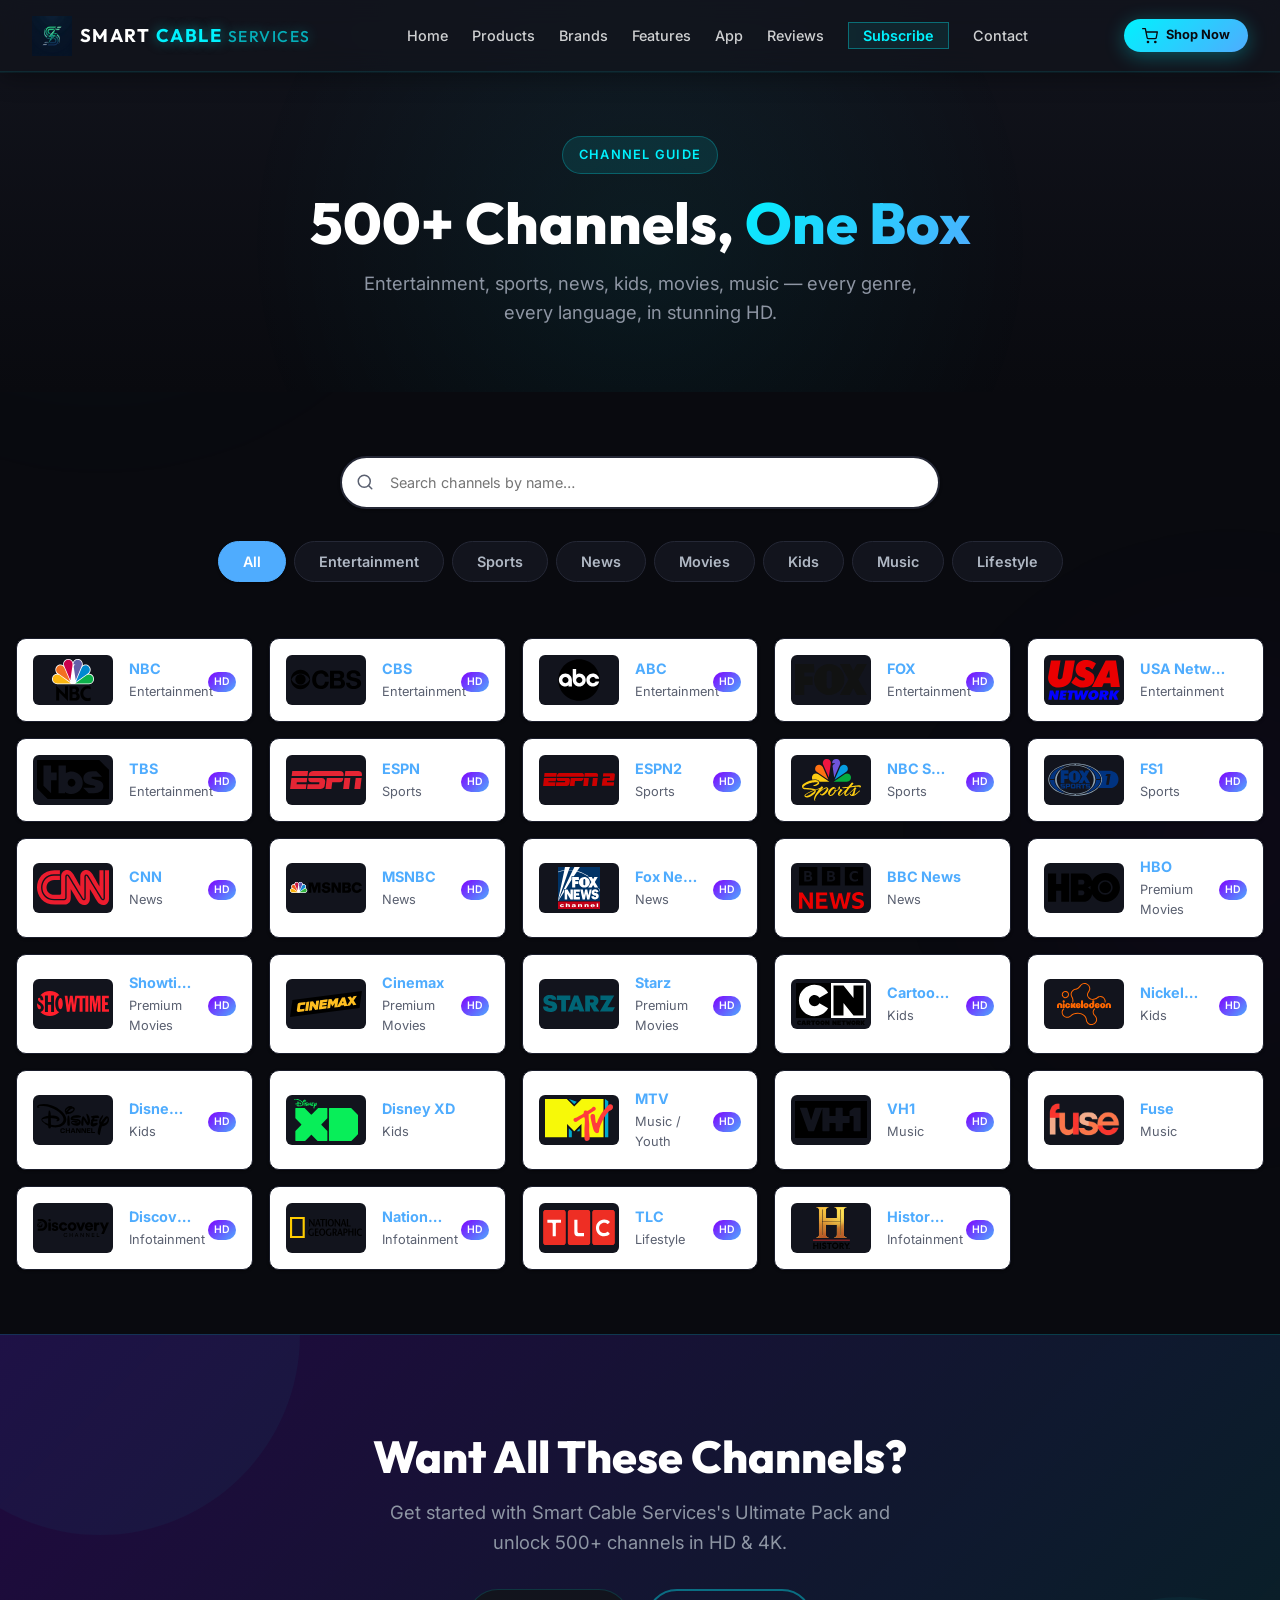
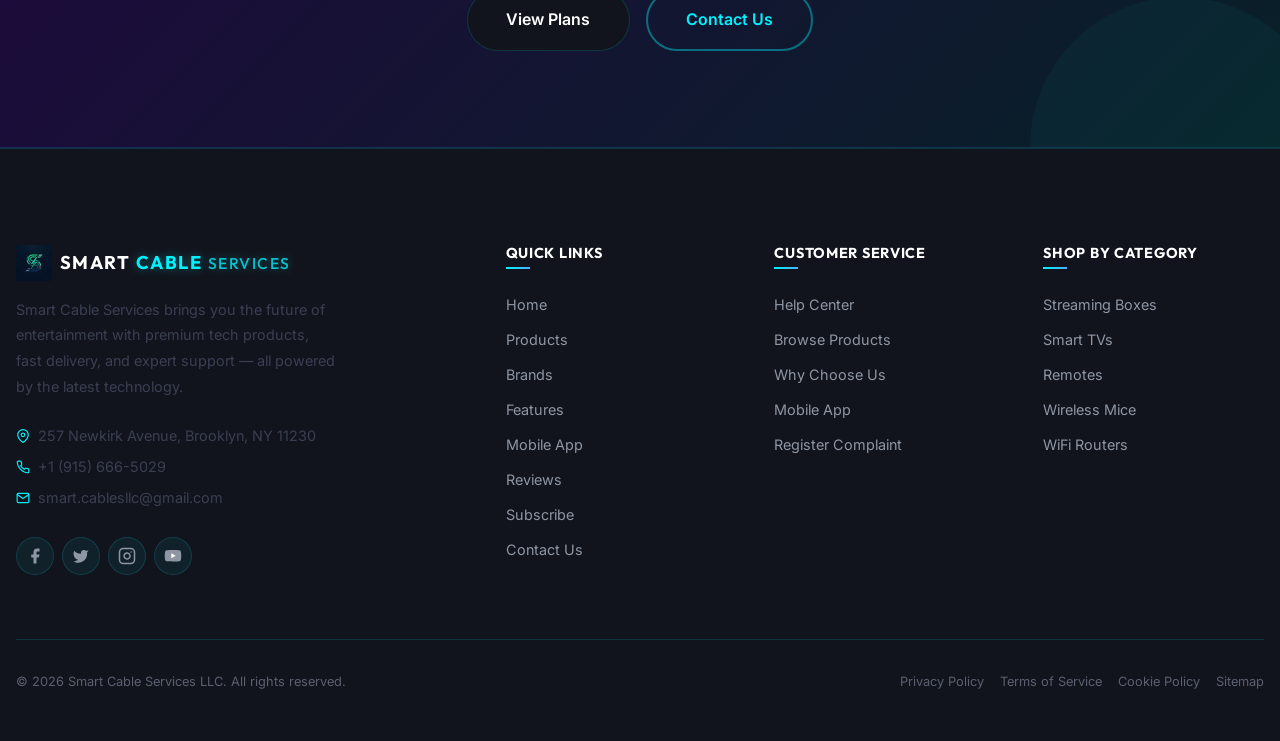
<file: channels.html>
<!DOCTYPE html>
<html lang="en">
<head>
  <meta charset="UTF-8">
  <meta name="viewport" content="width=device-width, initial-scale=1.0">
  <link rel="icon" type="image/png" href="images/logo.png">
  <title>Channels – Smart Cable Services</title>
  <meta name="description" content="Browse 500+ channels available on Smart Cable Services. Filter by genre, search by name, and discover HD & 4K content across entertainment, sports, news, and more.">
  <meta property="og:title" content="Channels – Smart Cable Services">
  <meta property="og:description" content="Browse 500+ channels across every genre. HD and 4K content available.">
  <meta name="robots" content="index, follow">
  <link rel="preconnect" href="https://fonts.googleapis.com">
  <link rel="preconnect" href="https://fonts.gstatic.com" crossorigin>
  <link href="https://fonts.googleapis.com/css2?family=Inter:wght@400;500;600;700;800&family=Outfit:wght@400;500;600;700;800&display=swap" rel="stylesheet">
  <link rel="stylesheet" href="css/global.css">
  <link rel="stylesheet" href="css/navbar.css">
  <link rel="stylesheet" href="css/footer.css">
  <link rel="stylesheet" href="css/channels.css">
</head>
<body>

  <div id="navbar-placeholder"></div>

  <main>

    <!-- ════════ PAGE HERO ════════ -->
    <section class="page-hero">
      <div class="container">
        <span class="page-hero__tag">Channel Guide</span>
        <h1 class="page-hero__title">500+ Channels, <span>One Box</span></h1>
        <p class="page-hero__subtitle">Entertainment, sports, news, kids, movies, music — every genre, every language, in stunning HD.</p>
      </div>
    </section>

    <!-- ════════ SEARCH + FILTERS + GRID ════════ -->
    <section class="section" id="channels-section">
      <div class="container">

        <!-- Search Bar -->
        <div class="search-bar animate-on-scroll">
          <span class="search-bar__icon">
            <svg width="18" height="18" viewBox="0 0 24 24" fill="none" stroke="currentColor" stroke-width="2" stroke-linecap="round" stroke-linejoin="round"><circle cx="11" cy="11" r="8"></circle><line x1="21" y1="21" x2="16.65" y2="16.65"></line></svg>
          </span>
          <input type="text" class="search-bar__input" id="channel-search" placeholder="Search channels by name…" aria-label="Search channels">
        </div>

        <!-- Category Filters -->
        <div class="filter-bar animate-on-scroll" data-filter-group="channel-grid">
          <button class="filter-tab filter-tab--active" data-filter="all" id="ch-filter-all">All</button>
          <button class="filter-tab" data-filter="entertainment" id="ch-filter-ent">Entertainment</button>
          <button class="filter-tab" data-filter="sports" id="ch-filter-sports">Sports</button>
          <button class="filter-tab" data-filter="news" id="ch-filter-news">News</button>
          <button class="filter-tab" data-filter="movies" id="ch-filter-movies">Movies</button>
          <button class="filter-tab" data-filter="kids" id="ch-filter-kids">Kids</button>
          <button class="filter-tab" data-filter="music" id="ch-filter-music">Music</button>
          <button class="filter-tab" data-filter="lifestyle" id="ch-filter-lifestyle">Lifestyle</button>
        </div>

        <!-- PRODUCTION WARNING: Hotlinked Wikimedia CDN logos below must be downloaded and swapped to local relative paths (e.g. images/channels/) before final production launch. -->
        <div class="channel-grid" id="channel-grid">

          <!-- Entertainment -->
          <div class="channel-card animate-on-scroll" data-category="entertainment" data-channel-name="NBC">
            <div class="channel-card__icon">
              <img src="images/channels/nbc.svg" alt="NBC Official Logo" class="channel-logo" loading="lazy" width="80" height="50">
            </div>
            <div class="channel-card__info">
              <div class="channel-card__name">NBC</div>
              <div class="channel-card__genre">Entertainment</div>
            </div>
            <div class="channel-card__badges"><span class="badge badge--hd">HD</span></div>
          </div>

          <div class="channel-card animate-on-scroll" data-category="entertainment" data-channel-name="CBS">
            <div class="channel-card__icon">
              <img src="images/channels/cbs.svg" alt="CBS Official Logo" class="channel-logo" loading="lazy" width="80" height="50">
            </div>
            <div class="channel-card__info">
              <div class="channel-card__name">CBS</div>
              <div class="channel-card__genre">Entertainment</div>
            </div>
            <div class="channel-card__badges"><span class="badge badge--hd">HD</span></div>
          </div>

          <div class="channel-card animate-on-scroll" data-category="entertainment" data-channel-name="ABC">
            <div class="channel-card__icon">
              <img src="images/channels/abc.svg" alt="ABC Official Logo" class="channel-logo" loading="lazy" width="80" height="50">
            </div>
            <div class="channel-card__info">
              <div class="channel-card__name">ABC</div>
              <div class="channel-card__genre">Entertainment</div>
            </div>
            <div class="channel-card__badges"><span class="badge badge--hd">HD</span></div>
          </div>

          <div class="channel-card animate-on-scroll" data-category="entertainment" data-channel-name="FOX">
            <div class="channel-card__icon">
              <img src="images/channels/fox.svg" alt="FOX Official Logo" class="channel-logo" loading="lazy" width="80" height="50">
            </div>
            <div class="channel-card__info">
              <div class="channel-card__name">FOX</div>
              <div class="channel-card__genre">Entertainment</div>
            </div>
            <div class="channel-card__badges"><span class="badge badge--hd">HD</span></div>
          </div>

          <div class="channel-card animate-on-scroll" data-category="entertainment" data-channel-name="USA Network">
            <div class="channel-card__icon">
              <img src="images/channels/usa_network.svg" alt="USA Network Official Logo" class="channel-logo" loading="lazy" width="80" height="50">
            </div>
            <div class="channel-card__info">
              <div class="channel-card__name">USA Network</div>
              <div class="channel-card__genre">Entertainment</div>
            </div>
            <div class="channel-card__badges"></div>
          </div>

          <div class="channel-card animate-on-scroll" data-category="entertainment" data-channel-name="TBS">
            <div class="channel-card__icon">
              <img src="images/channels/tbs.svg" alt="TBS Official Logo" class="channel-logo" loading="lazy" width="80" height="50">
            </div>
            <div class="channel-card__info">
              <div class="channel-card__name">TBS</div>
              <div class="channel-card__genre">Entertainment</div>
            </div>
            <div class="channel-card__badges"><span class="badge badge--hd">HD</span></div>
          </div>

          <!-- Sports -->
          <div class="channel-card animate-on-scroll" data-category="sports" data-channel-name="ESPN">
            <div class="channel-card__icon">
              <img src="images/channels/espn.svg" alt="ESPN Official Logo" class="channel-logo" loading="lazy" width="80" height="50">
            </div>
            <div class="channel-card__info">
              <div class="channel-card__name">ESPN</div>
              <div class="channel-card__genre">Sports</div>
            </div>
            <div class="channel-card__badges"><span class="badge badge--hd">HD</span></div>
          </div>

          <div class="channel-card animate-on-scroll" data-category="sports" data-channel-name="ESPN2">
            <div class="channel-card__icon">
              <img src="images/channels/espn2.svg" alt="ESPN2 Official Logo" class="channel-logo" loading="lazy" width="80" height="50">
            </div>
            <div class="channel-card__info">
              <div class="channel-card__name">ESPN2</div>
              <div class="channel-card__genre">Sports</div>
            </div>
            <div class="channel-card__badges"><span class="badge badge--hd">HD</span></div>
          </div>

          <div class="channel-card animate-on-scroll" data-category="sports" data-channel-name="NBC Sports">
            <div class="channel-card__icon">
              <img src="images/channels/nbc_sports.svg" alt="NBC Sports Official Logo" class="channel-logo" loading="lazy" width="80" height="50">
            </div>
            <div class="channel-card__info">
              <div class="channel-card__name">NBC Sports</div>
              <div class="channel-card__genre">Sports</div>
            </div>
            <div class="channel-card__badges"><span class="badge badge--hd">HD</span></div>
          </div>

          <div class="channel-card animate-on-scroll" data-category="sports" data-channel-name="Fox Sports 1">
            <div class="channel-card__icon">
              <img src="images/channels/fs1.svg" alt="Fox Sports 1 Official Logo" class="channel-logo" loading="lazy" width="80" height="50">
            </div>
            <div class="channel-card__info">
              <div class="channel-card__name">FS1</div>
              <div class="channel-card__genre">Sports</div>
            </div>
            <div class="channel-card__badges"><span class="badge badge--hd">HD</span></div>
          </div>

          <!-- News -->
          <div class="channel-card animate-on-scroll" data-category="news" data-channel-name="CNN">
            <div class="channel-card__icon">
              <img src="images/channels/cnn.svg" alt="CNN Official Logo" class="channel-logo" loading="lazy" width="80" height="50">
            </div>
            <div class="channel-card__info">
              <div class="channel-card__name">CNN</div>
              <div class="channel-card__genre">News</div>
            </div>
            <div class="channel-card__badges"><span class="badge badge--hd">HD</span></div>
          </div>

          <div class="channel-card animate-on-scroll" data-category="news" data-channel-name="MSNBC">
            <div class="channel-card__icon">
              <img src="images/channels/msnbc.svg" alt="MSNBC Official Logo" class="channel-logo" loading="lazy" width="80" height="50">
            </div>
            <div class="channel-card__info">
              <div class="channel-card__name">MSNBC</div>
              <div class="channel-card__genre">News</div>
            </div>
            <div class="channel-card__badges"><span class="badge badge--hd">HD</span></div>
          </div>

          <div class="channel-card animate-on-scroll" data-category="news" data-channel-name="Fox News">
            <div class="channel-card__icon">
              <img src="images/channels/fox_news.svg" alt="Fox News Official Logo" class="channel-logo" loading="lazy" width="80" height="50">
            </div>
            <div class="channel-card__info">
              <div class="channel-card__name">Fox News</div>
              <div class="channel-card__genre">News</div>
            </div>
            <div class="channel-card__badges"><span class="badge badge--hd">HD</span></div>
          </div>

          <div class="channel-card animate-on-scroll" data-category="news" data-channel-name="BBC News">
            <div class="channel-card__icon">
              <img src="images/channels/bbc_news.svg" alt="BBC News Official Logo" class="channel-logo" loading="lazy" width="80" height="50">
            </div>
            <div class="channel-card__info">
              <div class="channel-card__name">BBC News</div>
              <div class="channel-card__genre">News</div>
            </div>
            <div class="channel-card__badges"></div>
          </div>

          <!-- Movies -->
          <div class="channel-card animate-on-scroll" data-category="movies" data-channel-name="HBO">
            <div class="channel-card__icon">
              <img src="images/channels/hbo.svg" alt="HBO Official Logo" class="channel-logo" loading="lazy" width="80" height="50">
            </div>
            <div class="channel-card__info">
              <div class="channel-card__name">HBO</div>
              <div class="channel-card__genre">Premium Movies</div>
            </div>
            <div class="channel-card__badges"><span class="badge badge--hd">HD</span></div>
          </div>

          <div class="channel-card animate-on-scroll" data-category="movies" data-channel-name="Showtime">
            <div class="channel-card__icon">
              <img src="images/channels/showtime.svg" alt="Showtime Official Logo" class="channel-logo" loading="lazy" width="80" height="50">
            </div>
            <div class="channel-card__info">
              <div class="channel-card__name">Showtime</div>
              <div class="channel-card__genre">Premium Movies</div>
            </div>
            <div class="channel-card__badges"><span class="badge badge--hd">HD</span></div>
          </div>

          <div class="channel-card animate-on-scroll" data-category="movies" data-channel-name="Cinemax">
            <div class="channel-card__icon">
              <img src="images/channels/cinemax.svg" alt="Cinemax Official Logo" class="channel-logo" loading="lazy" width="80" height="50">
            </div>
            <div class="channel-card__info">
              <div class="channel-card__name">Cinemax</div>
              <div class="channel-card__genre">Premium Movies</div>
            </div>
            <div class="channel-card__badges"><span class="badge badge--hd">HD</span></div>
          </div>

          <div class="channel-card animate-on-scroll" data-category="movies" data-channel-name="Starz">
            <div class="channel-card__icon">
              <img src="images/channels/starz.svg" alt="Starz Official Logo" class="channel-logo" loading="lazy" width="80" height="50">
            </div>
            <div class="channel-card__info">
              <div class="channel-card__name">Starz</div>
              <div class="channel-card__genre">Premium Movies</div>
            </div>
            <div class="channel-card__badges"><span class="badge badge--hd">HD</span></div>
          </div>

          <!-- Kids -->
          <div class="channel-card animate-on-scroll" data-category="kids" data-channel-name="Cartoon Network">
            <div class="channel-card__icon">
              <img src="images/channels/cartoon_network.svg" alt="Cartoon Network Official Logo" class="channel-logo" loading="lazy" width="80" height="50">
            </div>
            <div class="channel-card__info">
              <div class="channel-card__name">Cartoon Network</div>
              <div class="channel-card__genre">Kids</div>
            </div>
            <div class="channel-card__badges"><span class="badge badge--hd">HD</span></div>
          </div>

          <div class="channel-card animate-on-scroll" data-category="kids" data-channel-name="Nickelodeon">
            <div class="channel-card__icon">
              <img src="images/channels/nickelodeon.svg" alt="Nickelodeon Official Logo" class="channel-logo" loading="lazy" width="80" height="50">
            </div>
            <div class="channel-card__info">
              <div class="channel-card__name">Nickelodeon</div>
              <div class="channel-card__genre">Kids</div>
            </div>
            <div class="channel-card__badges"><span class="badge badge--hd">HD</span></div>
          </div>

          <div class="channel-card animate-on-scroll" data-category="kids" data-channel-name="Disney Channel">
            <div class="channel-card__icon">
              <img src="images/channels/disney_channel.svg" alt="Disney Channel Official Logo" class="channel-logo" loading="lazy" width="80" height="50">
            </div>
            <div class="channel-card__info">
              <div class="channel-card__name">Disney Channel</div>
              <div class="channel-card__genre">Kids</div>
            </div>
            <div class="channel-card__badges"><span class="badge badge--hd">HD</span></div>
          </div>

          <div class="channel-card animate-on-scroll" data-category="kids" data-channel-name="Disney XD">
            <div class="channel-card__icon">
              <img src="images/channels/disney_xd.svg" alt="Disney XD Official Logo" class="channel-logo" loading="lazy" width="80" height="50">
            </div>
            <div class="channel-card__info">
              <div class="channel-card__name">Disney XD</div>
              <div class="channel-card__genre">Kids</div>
            </div>
            <div class="channel-card__badges"></div>
          </div>

          <!-- Music -->
          <div class="channel-card animate-on-scroll" data-category="music" data-channel-name="MTV">
            <div class="channel-card__icon">
              <img src="images/channels/mtv.svg" alt="MTV Official Logo" class="channel-logo" loading="lazy" width="80" height="50">
            </div>
            <div class="channel-card__info">
              <div class="channel-card__name">MTV</div>
              <div class="channel-card__genre">Music / Youth</div>
            </div>
            <div class="channel-card__badges"><span class="badge badge--hd">HD</span></div>
          </div>

          <div class="channel-card animate-on-scroll" data-category="music" data-channel-name="VH1">
            <div class="channel-card__icon">
              <img src="images/channels/vh1.svg" alt="VH1 Official Logo" class="channel-logo" loading="lazy" width="80" height="50">
            </div>
            <div class="channel-card__info">
              <div class="channel-card__name">VH1</div>
              <div class="channel-card__genre">Music</div>
            </div>
            <div class="channel-card__badges"><span class="badge badge--hd">HD</span></div>
          </div>

          <div class="channel-card animate-on-scroll" data-category="music" data-channel-name="Fuse">
            <div class="channel-card__icon">
              <img src="images/channels/fuse.png" alt="Fuse Official Logo" class="channel-logo" loading="lazy" width="80" height="50">
            </div>
            <div class="channel-card__info">
              <div class="channel-card__name">Fuse</div>
              <div class="channel-card__genre">Music</div>
            </div>
            <div class="channel-card__badges"></div>
          </div>

          <!-- Lifestyle -->
          <div class="channel-card animate-on-scroll" data-category="lifestyle" data-channel-name="Discovery">
            <div class="channel-card__icon">
              <img src="images/channels/discovery.svg" alt="Discovery Official Logo" class="channel-logo" loading="lazy" width="80" height="50">
            </div>
            <div class="channel-card__info">
              <div class="channel-card__name">Discovery</div>
              <div class="channel-card__genre">Infotainment</div>
            </div>
            <div class="channel-card__badges"><span class="badge badge--hd">HD</span></div>
          </div>

          <div class="channel-card animate-on-scroll" data-category="lifestyle" data-channel-name="National Geographic">
            <div class="channel-card__icon">
              <img src="images/channels/national_geographic.svg" alt="National Geographic Official Logo" class="channel-logo" loading="lazy" width="80" height="50">
            </div>
            <div class="channel-card__info">
              <div class="channel-card__name">National Geographic</div>
              <div class="channel-card__genre">Infotainment</div>
            </div>
            <div class="channel-card__badges"><span class="badge badge--hd">HD</span></div>
          </div>

          <div class="channel-card animate-on-scroll" data-category="lifestyle" data-channel-name="TLC">
            <div class="channel-card__icon">
              <img src="images/channels/tlc.svg" alt="TLC Official Logo" class="channel-logo" loading="lazy" width="80" height="50">
            </div>
            <div class="channel-card__info">
              <div class="channel-card__name">TLC</div>
              <div class="channel-card__genre">Lifestyle</div>
            </div>
            <div class="channel-card__badges"><span class="badge badge--hd">HD</span></div>
          </div>

          <div class="channel-card animate-on-scroll" data-category="lifestyle" data-channel-name="History Channel">
            <div class="channel-card__icon">
              <img src="images/channels/history_channel.svg" alt="History Channel Official Logo" class="channel-logo" loading="lazy" width="80" height="50">
            </div>
            <div class="channel-card__info">
              <div class="channel-card__name">History Channel</div>
              <div class="channel-card__genre">Infotainment</div>
            </div>
            <div class="channel-card__badges"><span class="badge badge--hd">HD</span></div>
          </div>

        </div>
      </div>
    </section>

    <!-- ════════ CTA ════════ -->
    <section class="cta-banner">
      <div class="container">
        <h2 class="cta-banner__title animate-on-scroll">Want All These Channels?</h2>
        <p class="cta-banner__desc animate-on-scroll">Get started with Smart Cable Services's Ultimate Pack and unlock 500+ channels in HD &amp; 4K.</p>
        <div class="cta-banner__actions animate-on-scroll">
          <a href="packages.html" class="btn btn--dark btn--lg" id="ch-cta-plans">View Plans</a>
          <a href="support.html" class="btn btn--secondary btn--lg" id="ch-cta-support">Contact Us</a>
        </div>
      </div>
    </section>

  </main>

  <div id="footer-placeholder"></div>
  <script src="js/components.js"></script>
  <script src="js/main.js" defer></script>
</body>
</html>
</file>
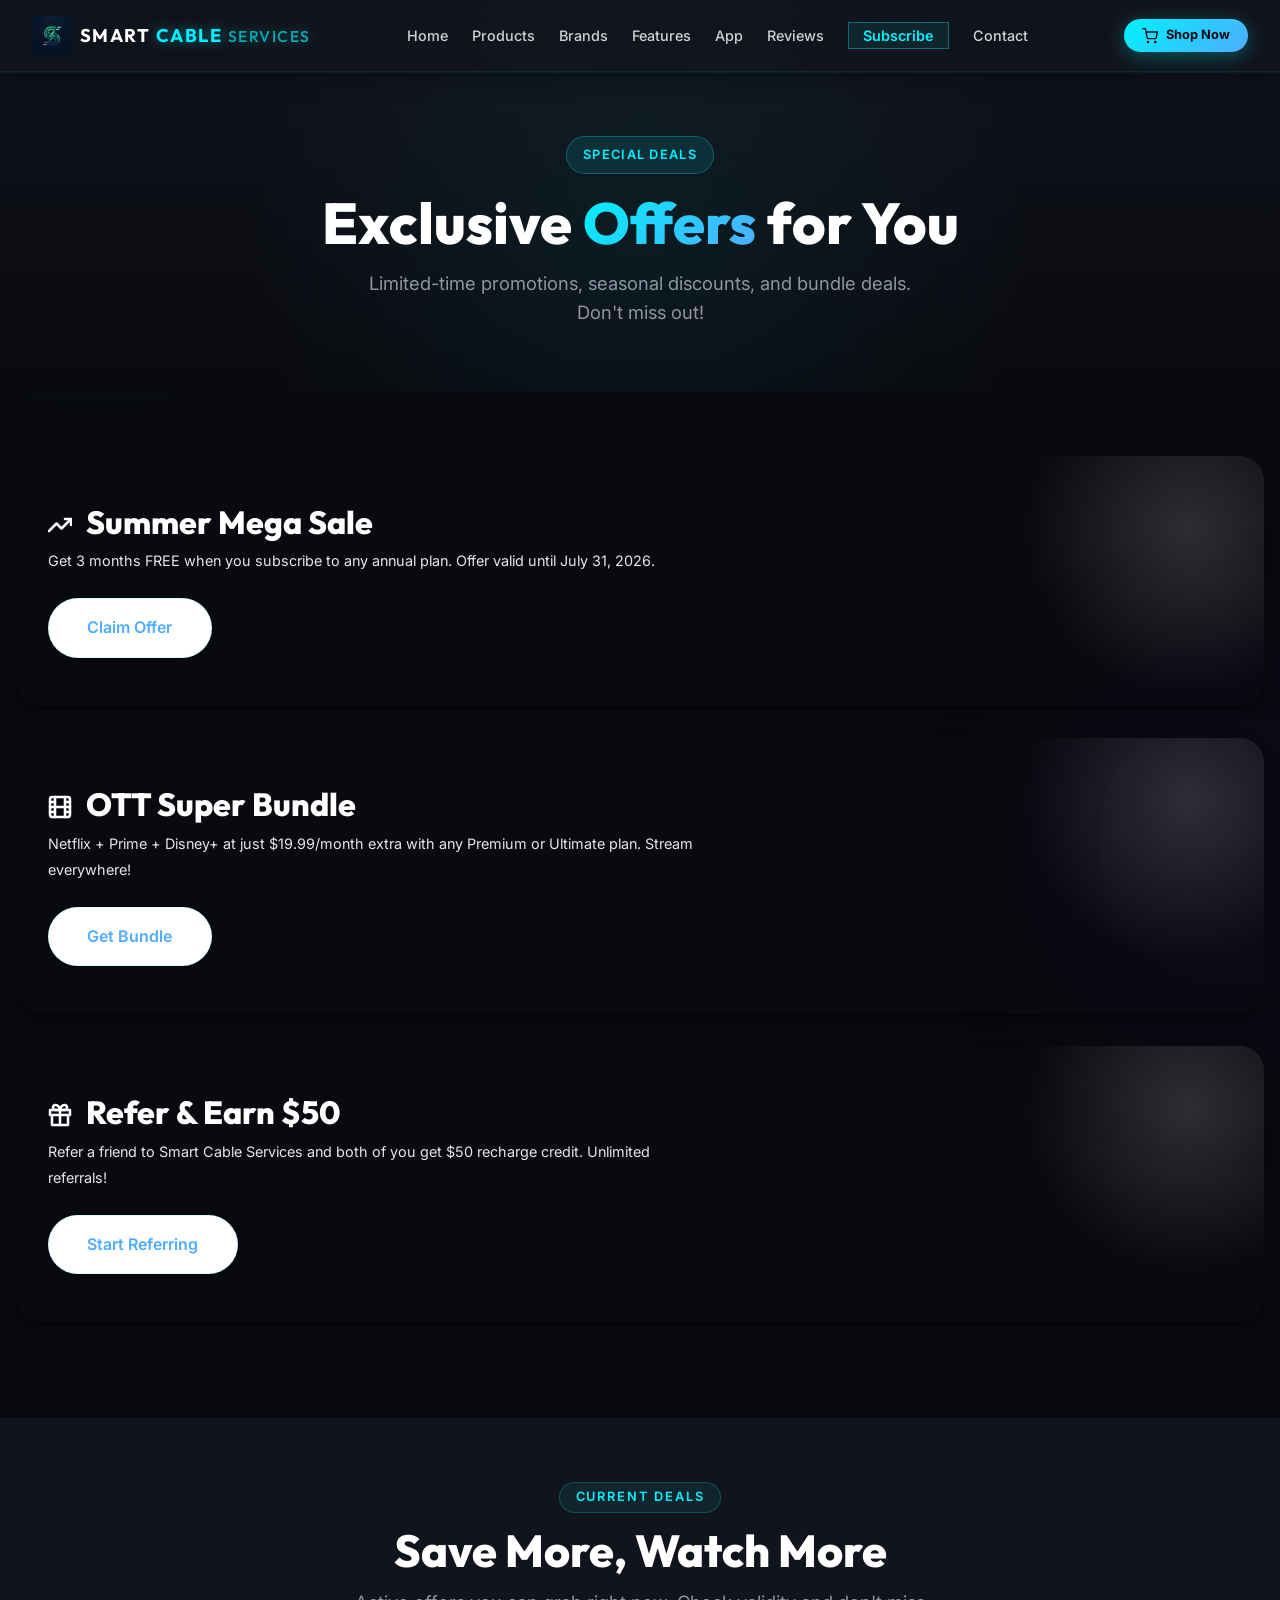
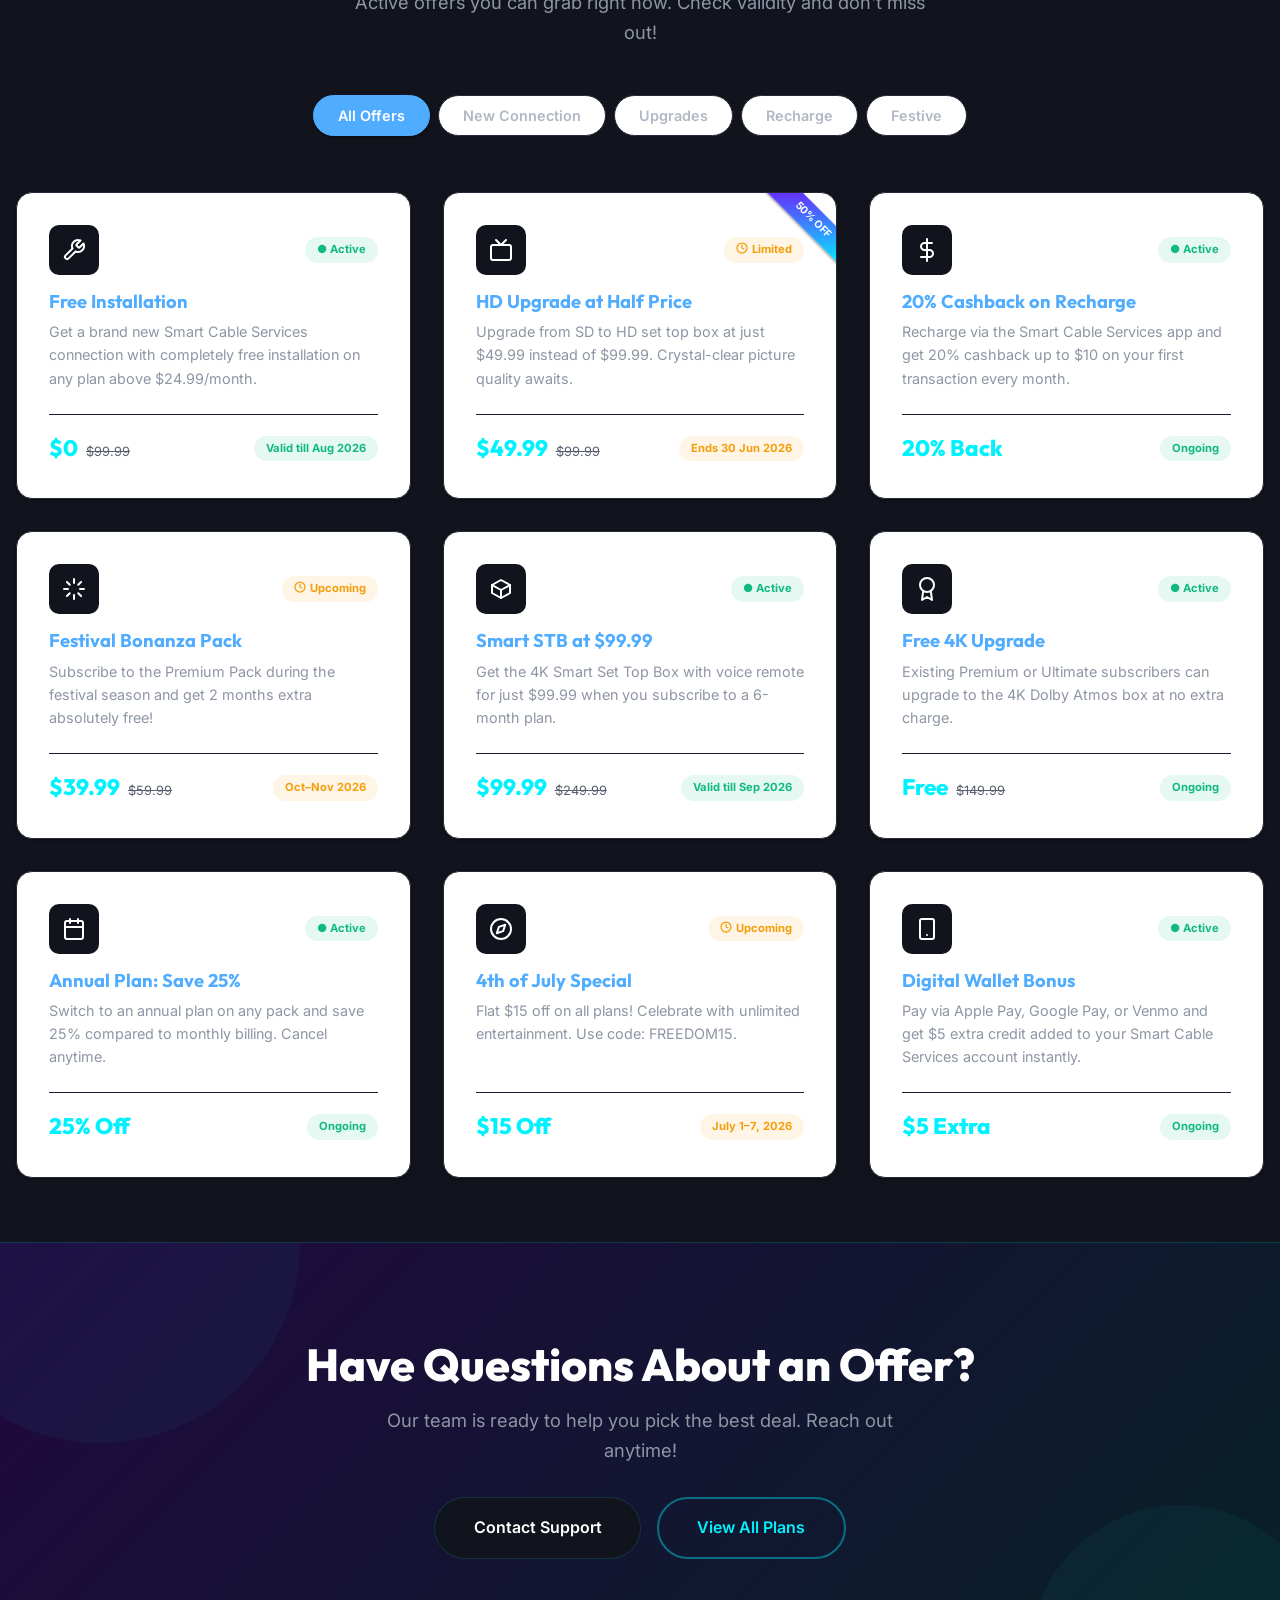
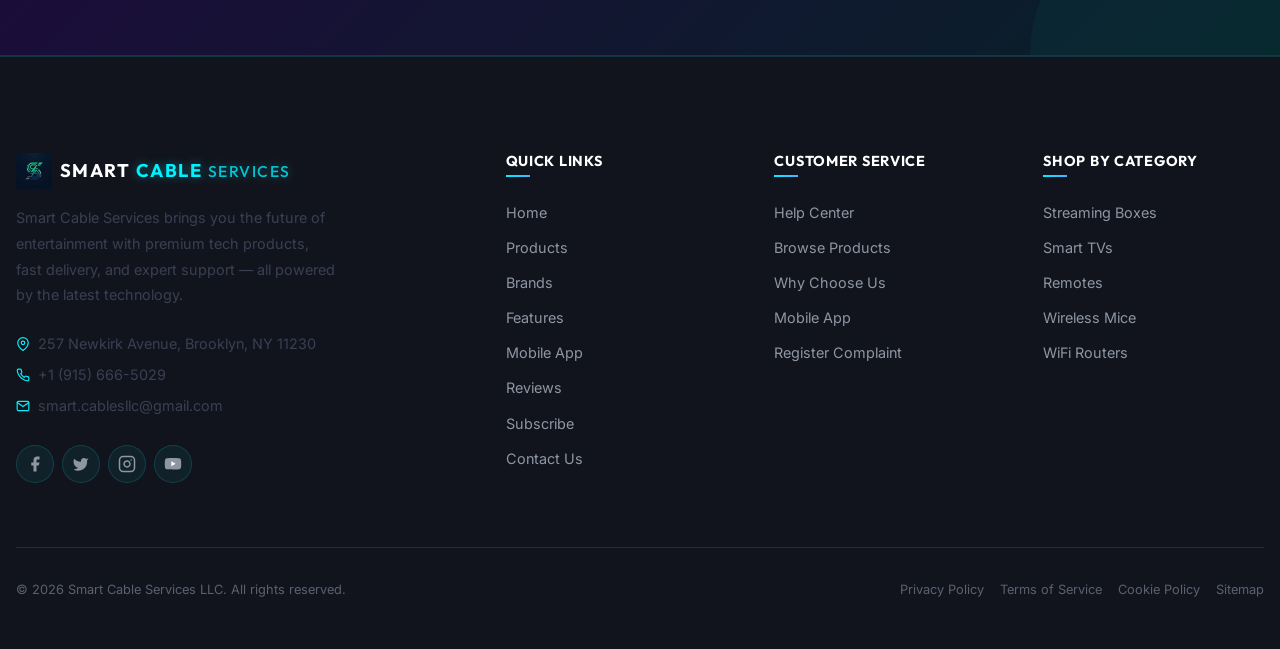
<file: offers.html>
<!DOCTYPE html>
<html lang="en">
<head>
  <meta charset="UTF-8">
  <meta name="viewport" content="width=device-width, initial-scale=1.0">
  <link rel="icon" type="image/png" href="images/logo.png">
  <title>Offers &amp; Deals – Smart Cable Services</title>
  <meta name="description" content="Grab the best Smart Cable Services offers, seasonal discounts, and limited-time deals. Save big on HD packages, OTT bundles, and new connections.">
  <meta property="og:title" content="Offers & Deals – Smart Cable Services">
  <meta property="og:description" content="Exclusive deals and seasonal promotions on Smart Cable Services plans.">
  <meta name="robots" content="index, follow">
  <link rel="preconnect" href="https://fonts.googleapis.com">
  <link rel="preconnect" href="https://fonts.gstatic.com" crossorigin>
  <link href="https://fonts.googleapis.com/css2?family=Inter:wght@400;500;600;700;800&family=Outfit:wght@400;500;600;700;800&display=swap" rel="stylesheet">
  <link rel="stylesheet" href="css/global.css">
  <link rel="stylesheet" href="css/navbar.css">
  <link rel="stylesheet" href="css/footer.css">
  <link rel="stylesheet" href="css/offers.css">
</head>
<body>

  <div id="navbar-placeholder"></div>

  <main>

    <!-- ════════ PAGE HERO ════════ -->
    <section class="page-hero">
      <div class="container">
        <span class="page-hero__tag">Special Deals</span>
        <h1 class="page-hero__title">Exclusive <span>Offers</span> for You</h1>
        <p class="page-hero__subtitle">Limited-time promotions, seasonal discounts, and bundle deals. Don't miss out!</p>
      </div>
    </section>

    <!-- ════════ PROMOTIONAL BANNERS ════════ -->
    <section class="section" id="promos">
      <div class="container">

        <!-- Promo Banner 1 -->
        <div class="promo-banner promo-banner--orange animate-on-scroll" id="promo-summer">
          <div class="promo-banner__content">
            <h2 class="promo-banner__title">
              <svg width="24" height="24" viewBox="0 0 24 24" fill="none" stroke="currentColor" stroke-width="2.5" stroke-linecap="round" stroke-linejoin="round"><polyline points="23 6 13.5 15.5 8.5 10.5 1 18"></polyline><polyline points="17 6 23 6 23 12"></polyline></svg>
              Summer Mega Sale
            </h2>
            <p class="promo-banner__desc">Get 3 months FREE when you subscribe to any annual plan. Offer valid until July 31, 2026.</p>
            <a href="packages.html" class="btn btn--dark btn--lg" id="promo-summer-cta">Claim Offer</a>
          </div>
        </div>

        <!-- Promo Banner 2 -->
        <div class="promo-banner promo-banner--purple animate-on-scroll" id="promo-ott">
          <div class="promo-banner__content">
            <h2 class="promo-banner__title">
              <svg width="24" height="24" viewBox="0 0 24 24" fill="none" stroke="currentColor" stroke-width="2.5" stroke-linecap="round" stroke-linejoin="round"><rect x="2" y="2" width="20" height="20" rx="2.18" ry="2.18"></rect><line x1="7" y1="2" x2="7" y2="22"></line><line x1="17" y1="2" x2="17" y2="22"></line><line x1="2" y1="12" x2="22" y2="12"></line><line x1="2" y1="7" x2="7" y2="7"></line><line x1="2" y1="17" x2="7" y2="17"></line><line x1="17" y1="17" x2="22" y2="17"></line><line x1="17" y1="7" x2="22" y2="7"></line></svg>
              OTT Super Bundle
            </h2>
            <p class="promo-banner__desc">Netflix + Prime + Disney+ at just $19.99/month extra with any Premium or Ultimate plan. Stream everywhere!</p>
            <a href="packages.html" class="btn btn--dark btn--lg" id="promo-ott-cta">Get Bundle</a>
          </div>
        </div>

        <!-- Promo Banner 3 -->
        <div class="promo-banner promo-banner--teal animate-on-scroll" id="promo-referral">
          <div class="promo-banner__content">
            <h2 class="promo-banner__title">
              <svg width="24" height="24" viewBox="0 0 24 24" fill="none" stroke="currentColor" stroke-width="2.5" stroke-linecap="round" stroke-linejoin="round"><polyline points="20 12 20 22 4 22 4 12"></polyline><rect x="2" y="7" width="20" height="5"></rect><line x1="12" y1="22" x2="12" y2="7"></line><path d="M12 7H7.5a2.5 2.5 0 0 1 0-5C11 2 12 7 12 7z"></path><path d="M12 7h4.5a2.5 2.5 0 0 0 0-5C13 2 12 7 12 7z"></path></svg>
              Refer &amp; Earn $50
            </h2>
            <p class="promo-banner__desc">Refer a friend to Smart Cable Services and both of you get $50 recharge credit. Unlimited referrals!</p>
            <a href="support.html" class="btn btn--dark btn--lg" id="promo-referral-cta">Start Referring</a>
          </div>
        </div>

      </div>
    </section>

    <!-- ════════ DISCOUNT CARDS ════════ -->
    <section class="section section--light" id="deals">
      <div class="container">
        <div class="section__header animate-on-scroll">
          <span class="section__tag">Current Deals</span>
          <h2 class="section__title">Save More, Watch More</h2>
          <p class="section__subtitle">Active offers you can grab right now. Check validity and don't miss out!</p>
        </div>

        <!-- Filter -->
        <div class="filter-bar animate-on-scroll" data-filter-group="offers-grid">
          <button class="filter-tab filter-tab--active" data-filter="all" id="offer-filter-all">All Offers</button>
          <button class="filter-tab" data-filter="new-connection" id="offer-filter-new">New Connection</button>
          <button class="filter-tab" data-filter="upgrade" id="offer-filter-upgrade">Upgrades</button>
          <button class="filter-tab" data-filter="recharge" id="offer-filter-recharge">Recharge</button>
          <button class="filter-tab" data-filter="festive" id="offer-filter-festive">Festive</button>
        </div>

        <div class="offer-grid" id="offers-grid">

          <!-- Offer 1 -->
          <div class="offer-card animate-on-scroll" data-category="new-connection" id="offer-new-free-install">
            <div class="offer-card__header">
              <div class="offer-card__icon">
                <svg width="24" height="24" viewBox="0 0 24 24" fill="none" stroke="currentColor" stroke-width="2" stroke-linecap="round" stroke-linejoin="round" class="offer-card__icon-svg"><path d="M14.7 6.3a1 1 0 0 0 0 1.4l1.6 1.6a1 1 0 0 0 1.4 0l3.77-3.77a6 6 0 0 1-7.94 7.94l-6.91 6.91a2.12 2.12 0 0 1-3-3l6.91-6.91a6 6 0 0 1 7.94-7.94l-3.76 3.76z"></path></svg>
              </div>
              <span class="validity-badge validity-badge--active">● Active</span>
            </div>
            <h3 class="offer-card__title">Free Installation</h3>
            <p class="offer-card__desc">Get a brand new Smart Cable Services connection with completely free installation on any plan above $24.99/month.</p>
            <div class="offer-card__footer">
              <div>
                <span class="offer-card__price">$0</span>
                <span class="offer-card__price-old">$99.99</span>
              </div>
              <span class="validity-badge validity-badge--active">Valid till Aug 2026</span>
            </div>
          </div>

          <!-- Offer 2 -->
          <div class="offer-card animate-on-scroll" data-category="upgrade" id="offer-upgrade-hd">
            <div class="discount-ribbon">50% OFF</div>
            <div class="offer-card__header">
              <div class="offer-card__icon">
                <svg width="24" height="24" viewBox="0 0 24 24" fill="none" stroke="currentColor" stroke-width="2" stroke-linecap="round" stroke-linejoin="round" class="offer-card__icon-svg"><rect x="2" y="7" width="20" height="15" rx="2" ry="2"></rect><polyline points="17 2 12 7 7 2"></polyline></svg>
              </div>
              <span class="validity-badge validity-badge--limited"><svg width="12" height="12" viewBox="0 0 24 24" fill="none" stroke="currentColor" stroke-width="2.5" stroke-linecap="round" stroke-linejoin="round"><circle cx="12" cy="12" r="10"></circle><polyline points="12 6 12 12 16 14"></polyline></svg>Limited</span>
            </div>
            <h3 class="offer-card__title">HD Upgrade at Half Price</h3>
            <p class="offer-card__desc">Upgrade from SD to HD set top box at just $49.99 instead of $99.99. Crystal-clear picture quality awaits.</p>
            <div class="offer-card__footer">
              <div>
                <span class="offer-card__price">$49.99</span>
                <span class="offer-card__price-old">$99.99</span>
              </div>
              <span class="validity-badge validity-badge--limited">Ends 30 Jun 2026</span>
            </div>
          </div>

          <!-- Offer 3 -->
          <div class="offer-card animate-on-scroll" data-category="recharge" id="offer-recharge-cashback">
            <div class="offer-card__header">
              <div class="offer-card__icon">
                <svg width="24" height="24" viewBox="0 0 24 24" fill="none" stroke="currentColor" stroke-width="2" stroke-linecap="round" stroke-linejoin="round" class="offer-card__icon-svg"><line x1="12" y1="1" x2="12" y2="23"></line><path d="M17 5H9.5a3.5 3.5 0 0 0 0 7h5a3.5 3.5 0 0 1 0 7H6"></path></svg>
              </div>
              <span class="validity-badge validity-badge--active">● Active</span>
            </div>
            <h3 class="offer-card__title">20% Cashback on Recharge</h3>
            <p class="offer-card__desc">Recharge via the Smart Cable Services app and get 20% cashback up to $10 on your first transaction every month.</p>
            <div class="offer-card__footer">
              <div>
                <span class="offer-card__price">20% Back</span>
              </div>
              <span class="validity-badge validity-badge--active">Ongoing</span>
            </div>
          </div>

          <!-- Offer 4 -->
          <div class="offer-card animate-on-scroll" data-category="festive" id="offer-festive-diwali">
            <div class="offer-card__header">
              <div class="offer-card__icon">
                <svg width="24" height="24" viewBox="0 0 24 24" fill="none" stroke="currentColor" stroke-width="2" stroke-linecap="round" stroke-linejoin="round" class="offer-card__icon-svg"><path d="M12 2v4M12 18v4M4.93 4.93l2.83 2.83M16.24 16.24l2.83 2.83M2 12h4M18 12h4M4.93 19.07l2.83-2.83M16.24 7.76l2.83-2.83"></path></svg>
              </div>
              <span class="validity-badge validity-badge--limited"><svg width="12" height="12" viewBox="0 0 24 24" fill="none" stroke="currentColor" stroke-width="2.5" stroke-linecap="round" stroke-linejoin="round"><circle cx="12" cy="12" r="10"></circle><polyline points="12 6 12 12 16 14"></polyline></svg>Upcoming</span>
            </div>
            <h3 class="offer-card__title">Festival Bonanza Pack</h3>
            <p class="offer-card__desc">Subscribe to the Premium Pack during the festival season and get 2 months extra absolutely free!</p>
            <div class="offer-card__footer">
              <div>
                <span class="offer-card__price">$39.99</span>
                <span class="offer-card__price-old">$59.99</span>
              </div>
              <span class="validity-badge validity-badge--limited">Oct–Nov 2026</span>
            </div>
          </div>

          <!-- Offer 5 -->
          <div class="offer-card animate-on-scroll" data-category="new-connection" id="offer-new-stb">
            <div class="offer-card__header">
              <div class="offer-card__icon">
                <svg width="24" height="24" viewBox="0 0 24 24" fill="none" stroke="currentColor" stroke-width="2" stroke-linecap="round" stroke-linejoin="round" class="offer-card__icon-svg"><polyline points="21 16 12 21 3 16 3 8 12 3 21 8 21 16"></polyline><polyline points="3 8 12 13 21 8"></polyline><line x1="12" y1="21" x2="12" y2="13"></line></svg>
              </div>
              <span class="validity-badge validity-badge--active">● Active</span>
            </div>
            <h3 class="offer-card__title">Smart STB at $99.99</h3>
            <p class="offer-card__desc">Get the 4K Smart Set Top Box with voice remote for just $99.99 when you subscribe to a 6-month plan.</p>
            <div class="offer-card__footer">
              <div>
                <span class="offer-card__price">$99.99</span>
                <span class="offer-card__price-old">$249.99</span>
              </div>
              <span class="validity-badge validity-badge--active">Valid till Sep 2026</span>
            </div>
          </div>

          <!-- Offer 6 -->
          <div class="offer-card animate-on-scroll" data-category="upgrade" id="offer-upgrade-4k">
            <div class="offer-card__header">
              <div class="offer-card__icon">
                <svg width="24" height="24" viewBox="0 0 24 24" fill="none" stroke="currentColor" stroke-width="2" stroke-linecap="round" stroke-linejoin="round" class="offer-card__icon-svg"><circle cx="12" cy="8" r="7"></circle><polyline points="8.21 13.89 7 23 12 20 17 23 15.79 13.88"></polyline></svg>
              </div>
              <span class="validity-badge validity-badge--active">● Active</span>
            </div>
            <h3 class="offer-card__title">Free 4K Upgrade</h3>
            <p class="offer-card__desc">Existing Premium or Ultimate subscribers can upgrade to the 4K Dolby Atmos box at no extra charge.</p>
            <div class="offer-card__footer">
              <div>
                <span class="offer-card__price">Free</span>
                <span class="offer-card__price-old">$149.99</span>
              </div>
              <span class="validity-badge validity-badge--active">Ongoing</span>
            </div>
          </div>

          <!-- Offer 7 -->
          <div class="offer-card animate-on-scroll" data-category="recharge" id="offer-annual-save">
            <div class="offer-card__header">
              <div class="offer-card__icon">
                <svg width="24" height="24" viewBox="0 0 24 24" fill="none" stroke="currentColor" stroke-width="2" stroke-linecap="round" stroke-linejoin="round" class="offer-card__icon-svg"><rect x="3" y="4" width="18" height="18" rx="2" ry="2"></rect><line x1="16" y1="2" x2="16" y2="6"></line><line x1="8" y1="2" x2="8" y2="6"></line><line x1="3" y1="10" x2="21" y2="10"></line></svg>
              </div>
              <span class="validity-badge validity-badge--active">● Active</span>
            </div>
            <h3 class="offer-card__title">Annual Plan: Save 25%</h3>
            <p class="offer-card__desc">Switch to an annual plan on any pack and save 25% compared to monthly billing. Cancel anytime.</p>
            <div class="offer-card__footer">
              <div>
                <span class="offer-card__price">25% Off</span>
              </div>
              <span class="validity-badge validity-badge--active">Ongoing</span>
            </div>
          </div>

          <!-- Offer 8 -->
          <div class="offer-card animate-on-scroll" data-category="festive" id="offer-independence">
            <div class="offer-card__header">
              <div class="offer-card__icon">
                <svg width="24" height="24" viewBox="0 0 24 24" fill="none" stroke="currentColor" stroke-width="2" stroke-linecap="round" stroke-linejoin="round" class="offer-card__icon-svg"><circle cx="12" cy="12" r="10"></circle><polygon points="16.24 7.76 14.12 14.12 7.76 16.24 9.88 9.88 16.24 7.76"></polygon></svg>
              </div>
              <span class="validity-badge validity-badge--limited"><svg width="12" height="12" viewBox="0 0 24 24" fill="none" stroke="currentColor" stroke-width="2.5" stroke-linecap="round" stroke-linejoin="round"><circle cx="12" cy="12" r="10"></circle><polyline points="12 6 12 12 16 14"></polyline></svg>Upcoming</span>
            </div>
            <h3 class="offer-card__title">4th of July Special</h3>
            <p class="offer-card__desc">Flat $15 off on all plans! Celebrate with unlimited entertainment. Use code: FREEDOM15.</p>
            <div class="offer-card__footer">
              <div>
                <span class="offer-card__price">$15 Off</span>
              </div>
              <span class="validity-badge validity-badge--limited">July 1–7, 2026</span>
            </div>
          </div>

          <!-- Offer 9 -->
          <div class="offer-card animate-on-scroll" data-category="recharge" id="offer-digital-wallet">
            <div class="offer-card__header">
              <div class="offer-card__icon">
                <svg width="24" height="24" viewBox="0 0 24 24" fill="none" stroke="currentColor" stroke-width="2" stroke-linecap="round" stroke-linejoin="round" class="offer-card__icon-svg"><rect x="5" y="2" width="14" height="20" rx="2" ry="2"></rect><line x1="12" y1="18" x2="12.01" y2="18"></line></svg>
              </div>
              <span class="validity-badge validity-badge--active">● Active</span>
            </div>
            <h3 class="offer-card__title">Digital Wallet Bonus</h3>
            <p class="offer-card__desc">Pay via Apple Pay, Google Pay, or Venmo and get $5 extra credit added to your Smart Cable Services account instantly.</p>
            <div class="offer-card__footer">
              <div>
                <span class="offer-card__price">$5 Extra</span>
              </div>
              <span class="validity-badge validity-badge--active">Ongoing</span>
            </div>
          </div>

        </div>
      </div>
    </section>

    <!-- ════════ CTA ════════ -->
    <section class="cta-banner">
      <div class="container">
        <h2 class="cta-banner__title animate-on-scroll">Have Questions About an Offer?</h2>
        <p class="cta-banner__desc animate-on-scroll">Our team is ready to help you pick the best deal. Reach out anytime!</p>
        <div class="cta-banner__actions animate-on-scroll">
          <a href="support.html" class="btn btn--dark btn--lg" id="offers-cta-support">Contact Support</a>
          <a href="packages.html" class="btn btn--secondary btn--lg" id="offers-cta-plans">View All Plans</a>
        </div>
      </div>
    </section>

  </main>

  <div id="footer-placeholder"></div>
  <script src="js/components.js"></script>
  <script src="js/main.js" defer></script>
</body>
</html>
</file>
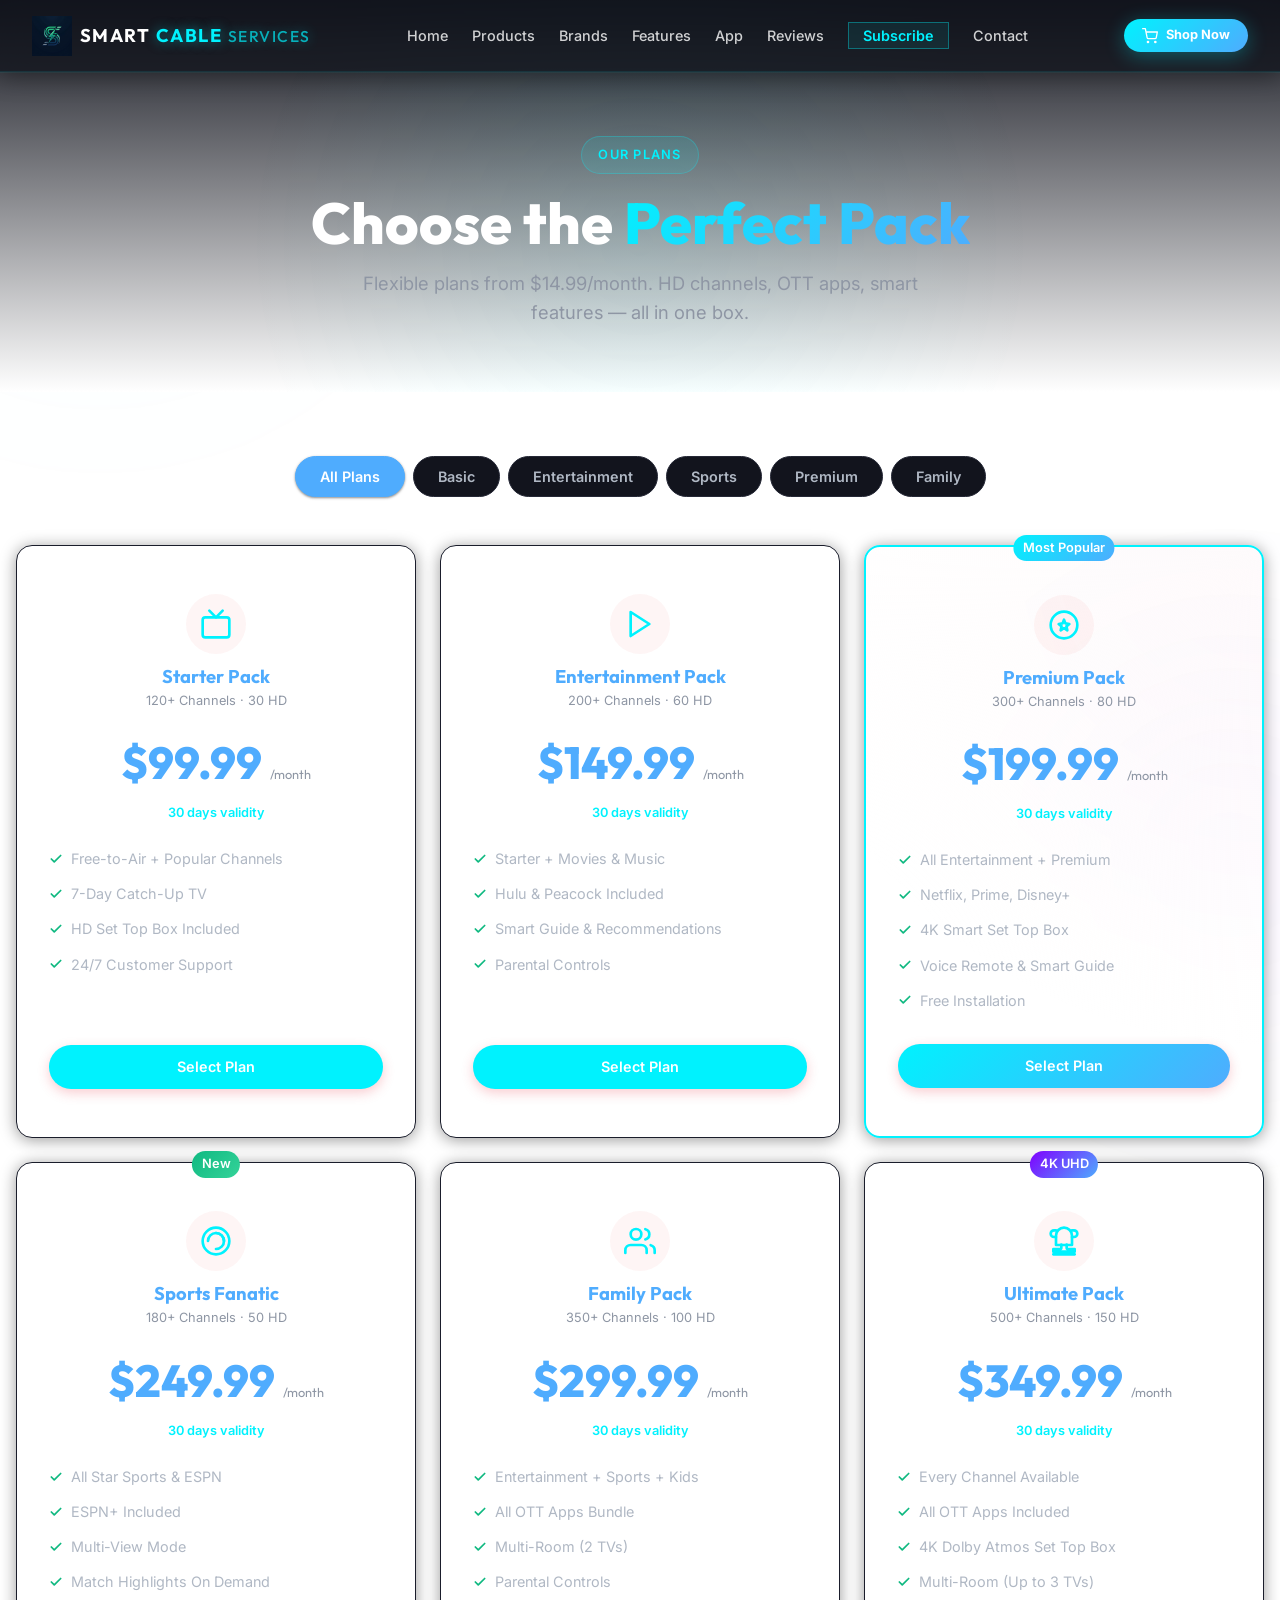
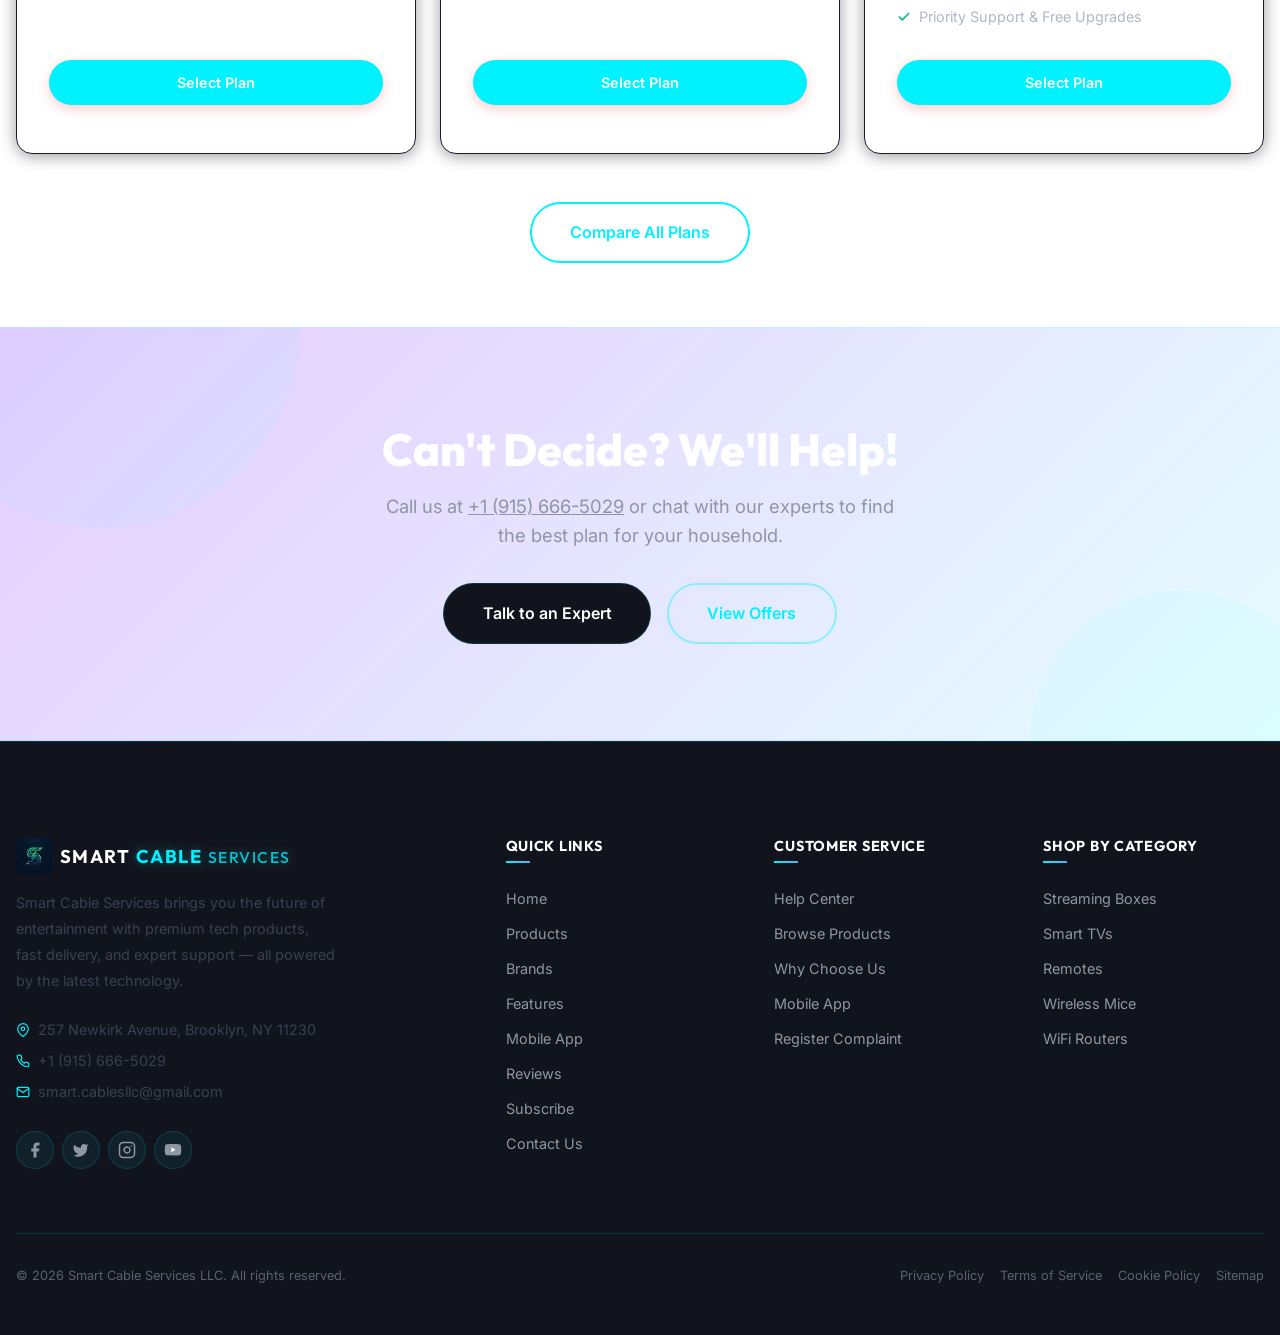
<file: packages.html>
<!DOCTYPE html>
<html lang="en">

<head>
  <meta charset="UTF-8">
  <meta name="viewport" content="width=device-width, initial-scale=1.0">
  <link rel="icon" type="image/png" href="images/logo.png">
  <title>Packages &amp; Plans – Smart Cable Services</title>
  <meta name="description"
    content="Explore Smart Cable Services's flexible TV packages. Compare Starter, Premium, and Ultimate plans with HD channels, OTT apps, and more.">
  <meta property="og:title" content="Packages & Plans – Smart Cable Services">
  <meta property="og:description"
    content="Explore Smart Cable Services's flexible TV packages. Compare plans and find the perfect pack for your family.">
  <meta name="robots" content="index, follow">
  <link rel="preconnect" href="https://fonts.googleapis.com">
  <link rel="preconnect" href="https://fonts.gstatic.com" crossorigin>
  <link
    href="https://fonts.googleapis.com/css2?family=Inter:wght@400;500;600;700;800&family=Outfit:wght@400;500;600;700;800&display=swap"
    rel="stylesheet">
  <link rel="stylesheet" href="css/global.css">
  <link rel="stylesheet" href="css/navbar.css">
  <link rel="stylesheet" href="css/footer.css">
  <link rel="stylesheet" href="css/packages.css">
</head>

<body>

  <div id="navbar-placeholder"></div>

  <main>

    <!-- ════════ PAGE HERO ════════ -->
    <section class="page-hero">
      <div class="container">
        <span class="page-hero__tag">Our Plans</span>
        <h1 class="page-hero__title">Choose the <span>Perfect Pack</span></h1>
        <p class="page-hero__subtitle">Flexible plans from $14.99/month. HD channels, OTT apps, smart features — all in
          one box.</p>
      </div>
    </section>

    <!-- ════════ FILTER + PACKS ════════ -->
    <section class="section" id="packs-section">
      <div class="container">

        <!-- Filter Tabs -->
        <div class="filter-bar animate-on-scroll" data-filter-group="packs-grid">
          <button class="filter-tab filter-tab--active" data-filter="all" id="filter-all">All Plans</button>
          <button class="filter-tab" data-filter="basic" id="filter-basic">Basic</button>
          <button class="filter-tab" data-filter="entertainment" id="filter-entertainment">Entertainment</button>
          <button class="filter-tab" data-filter="sports" id="filter-sports">Sports</button>
          <button class="filter-tab" data-filter="premium" id="filter-premium">Premium</button>
          <button class="filter-tab" data-filter="family" id="filter-family">Family</button>
        </div>

        <!-- Packs Grid -->
        <div class="packs__grid" id="packs-grid">

          <!-- Starter Pack -->
          <div class="pack-card animate-on-scroll" data-category="basic" id="pkg-starter">
            <div class="pack-card__icon">
              <svg width="32" height="32" viewBox="0 0 24 24" fill="none" stroke="currentColor" stroke-width="2"
                stroke-linecap="round" stroke-linejoin="round" class="pack-card__icon-svg">
                <rect x="2" y="7" width="20" height="15" rx="2" ry="2"></rect>
                <polyline points="17 2 12 7 7 2"></polyline>
              </svg>
            </div>
            <h3 class="pack-card__name">Starter Pack</h3>
            <p class="pack-card__channels">120+ Channels · 30 HD</p>
            <div class="pack-card__price">$99.99 <span>/month</span></div>
            <p class="pack-card__duration">30 days validity</p>
            <div class="pack-card__features">
              <div class="pack-card__feature"><span class="pack-card__feature-icon"><svg width="14" height="14"
                    viewBox="0 0 24 24" fill="none" stroke="currentColor" stroke-width="3" stroke-linecap="round"
                    stroke-linejoin="round">
                    <polyline points="20 6 9 17 4 12"></polyline>
                  </svg></span><span>Free-to-Air + Popular Channels</span></div>
              <div class="pack-card__feature"><span class="pack-card__feature-icon"><svg width="14" height="14"
                    viewBox="0 0 24 24" fill="none" stroke="currentColor" stroke-width="3" stroke-linecap="round"
                    stroke-linejoin="round">
                    <polyline points="20 6 9 17 4 12"></polyline>
                  </svg></span><span>7-Day Catch-Up TV</span></div>
              <div class="pack-card__feature"><span class="pack-card__feature-icon"><svg width="14" height="14"
                    viewBox="0 0 24 24" fill="none" stroke="currentColor" stroke-width="3" stroke-linecap="round"
                    stroke-linejoin="round">
                    <polyline points="20 6 9 17 4 12"></polyline>
                  </svg></span><span>HD Set Top Box Included</span></div>
              <div class="pack-card__feature"><span class="pack-card__feature-icon"><svg width="14" height="14"
                    viewBox="0 0 24 24" fill="none" stroke="currentColor" stroke-width="3" stroke-linecap="round"
                    stroke-linejoin="round">
                    <polyline points="20 6 9 17 4 12"></polyline>
                  </svg></span><span>24/7 Customer Support</span></div>
            </div>
            <a href="subscribe.html?package=Starter" class="btn btn--outline" id="pkg-starter-cta">Select Plan</a>
          </div>

          <!-- Entertainment Pack -->
          <div class="pack-card animate-on-scroll" data-category="entertainment" id="pkg-entertainment">
            <div class="pack-card__icon">
              <svg width="32" height="32" viewBox="0 0 24 24" fill="none" stroke="currentColor" stroke-width="2"
                stroke-linecap="round" stroke-linejoin="round" class="pack-card__icon-svg">
                <polygon points="5 3 19 12 5 21 5 3"></polygon>
              </svg>
            </div>
            <h3 class="pack-card__name">Entertainment Pack</h3>
            <p class="pack-card__channels">200+ Channels · 60 HD</p>
            <div class="pack-card__price">$149.99 <span>/month</span></div>
            <p class="pack-card__duration">30 days validity</p>
            <div class="pack-card__features">
              <div class="pack-card__feature"><span class="pack-card__feature-icon"><svg width="14" height="14"
                    viewBox="0 0 24 24" fill="none" stroke="currentColor" stroke-width="3" stroke-linecap="round"
                    stroke-linejoin="round">
                    <polyline points="20 6 9 17 4 12"></polyline>
                  </svg></span><span>Starter + Movies &amp; Music</span></div>
              <div class="pack-card__feature"><span class="pack-card__feature-icon"><svg width="14" height="14"
                    viewBox="0 0 24 24" fill="none" stroke="currentColor" stroke-width="3" stroke-linecap="round"
                    stroke-linejoin="round">
                    <polyline points="20 6 9 17 4 12"></polyline>
                  </svg></span><span>Hulu &amp; Peacock Included</span></div>
              <div class="pack-card__feature"><span class="pack-card__feature-icon"><svg width="14" height="14"
                    viewBox="0 0 24 24" fill="none" stroke="currentColor" stroke-width="3" stroke-linecap="round"
                    stroke-linejoin="round">
                    <polyline points="20 6 9 17 4 12"></polyline>
                  </svg></span><span>Smart Guide &amp; Recommendations</span></div>
              <div class="pack-card__feature"><span class="pack-card__feature-icon"><svg width="14" height="14"
                    viewBox="0 0 24 24" fill="none" stroke="currentColor" stroke-width="3" stroke-linecap="round"
                    stroke-linejoin="round">
                    <polyline points="20 6 9 17 4 12"></polyline>
                  </svg></span><span>Parental Controls</span></div>
            </div>
            <a href="subscribe.html?package=Entertainment" class="btn btn--outline" id="pkg-entertainment-cta">Select
              Plan</a>
          </div>

          <!-- Premium Pack (Featured) -->
          <div class="pack-card pack-card--featured animate-on-scroll" data-category="premium" id="pkg-premium">
            <span class="badge badge--popular pack-card__badge">Most Popular</span>
            <div class="pack-card__icon">
              <svg width="32" height="32" viewBox="0 0 24 24" fill="none" stroke="currentColor" stroke-width="2"
                stroke-linecap="round" stroke-linejoin="round" class="pack-card__icon-svg">
                <circle cx="12" cy="12" r="10"></circle>
                <polygon
                  points="12 8 13.09 10.83 16 11.24 13.82 13.04 14.5 16 12 14.37 9.5 16 10.18 13.04 8 11.24 10.91 10.83 12 8">
                </polygon>
              </svg>
            </div>
            <h3 class="pack-card__name">Premium Pack</h3>
            <p class="pack-card__channels">300+ Channels · 80 HD</p>
            <div class="pack-card__price">$199.99 <span>/month</span></div>
            <p class="pack-card__duration">30 days validity</p>
            <div class="pack-card__features">
              <div class="pack-card__feature"><span class="pack-card__feature-icon"><svg width="14" height="14"
                    viewBox="0 0 24 24" fill="none" stroke="currentColor" stroke-width="3" stroke-linecap="round"
                    stroke-linejoin="round">
                    <polyline points="20 6 9 17 4 12"></polyline>
                  </svg></span><span>All Entertainment + Premium</span></div>
              <div class="pack-card__feature"><span class="pack-card__feature-icon"><svg width="14" height="14"
                    viewBox="0 0 24 24" fill="none" stroke="currentColor" stroke-width="3" stroke-linecap="round"
                    stroke-linejoin="round">
                    <polyline points="20 6 9 17 4 12"></polyline>
                  </svg></span><span>Netflix, Prime, Disney+</span></div>
              <div class="pack-card__feature"><span class="pack-card__feature-icon"><svg width="14" height="14"
                    viewBox="0 0 24 24" fill="none" stroke="currentColor" stroke-width="3" stroke-linecap="round"
                    stroke-linejoin="round">
                    <polyline points="20 6 9 17 4 12"></polyline>
                  </svg></span><span>4K Smart Set Top Box</span></div>
              <div class="pack-card__feature"><span class="pack-card__feature-icon"><svg width="14" height="14"
                    viewBox="0 0 24 24" fill="none" stroke="currentColor" stroke-width="3" stroke-linecap="round"
                    stroke-linejoin="round">
                    <polyline points="20 6 9 17 4 12"></polyline>
                  </svg></span><span>Voice Remote &amp; Smart Guide</span></div>
              <div class="pack-card__feature"><span class="pack-card__feature-icon"><svg width="14" height="14"
                    viewBox="0 0 24 24" fill="none" stroke="currentColor" stroke-width="3" stroke-linecap="round"
                    stroke-linejoin="round">
                    <polyline points="20 6 9 17 4 12"></polyline>
                  </svg></span><span>Free Installation</span></div>
            </div>
            <a href="subscribe.html?package=Premium" class="btn btn--primary" id="pkg-premium-cta">Select Plan</a>
          </div>

          <!-- Sports Pack -->
          <div class="pack-card animate-on-scroll" data-category="sports" id="pkg-sports">
            <span class="badge badge--new pack-card__badge">New</span>
            <div class="pack-card__icon">
              <svg width="32" height="32" viewBox="0 0 24 24" fill="none" stroke="currentColor" stroke-width="2"
                stroke-linecap="round" stroke-linejoin="round" class="pack-card__icon-svg">
                <circle cx="12" cy="12" r="10"></circle>
                <path d="M6 12A6 6 0 0 1 18 12"></path>
                <path d="M12 6A6 6 0 0 1 12 18"></path>
              </svg>
            </div>
            <h3 class="pack-card__name">Sports Fanatic</h3>
            <p class="pack-card__channels">180+ Channels · 50 HD</p>
            <div class="pack-card__price">$249.99 <span>/month</span></div>
            <p class="pack-card__duration">30 days validity</p>
            <div class="pack-card__features">
              <div class="pack-card__feature"><span class="pack-card__feature-icon"><svg width="14" height="14"
                    viewBox="0 0 24 24" fill="none" stroke="currentColor" stroke-width="3" stroke-linecap="round"
                    stroke-linejoin="round">
                    <polyline points="20 6 9 17 4 12"></polyline>
                  </svg></span><span>All Star Sports &amp; ESPN</span></div>
              <div class="pack-card__feature"><span class="pack-card__feature-icon"><svg width="14" height="14"
                    viewBox="0 0 24 24" fill="none" stroke="currentColor" stroke-width="3" stroke-linecap="round"
                    stroke-linejoin="round">
                    <polyline points="20 6 9 17 4 12"></polyline>
                  </svg></span><span>ESPN+ Included</span></div>
              <div class="pack-card__feature"><span class="pack-card__feature-icon"><svg width="14" height="14"
                    viewBox="0 0 24 24" fill="none" stroke="currentColor" stroke-width="3" stroke-linecap="round"
                    stroke-linejoin="round">
                    <polyline points="20 6 9 17 4 12"></polyline>
                  </svg></span><span>Multi-View Mode</span></div>
              <div class="pack-card__feature"><span class="pack-card__feature-icon"><svg width="14" height="14"
                    viewBox="0 0 24 24" fill="none" stroke="currentColor" stroke-width="3" stroke-linecap="round"
                    stroke-linejoin="round">
                    <polyline points="20 6 9 17 4 12"></polyline>
                  </svg></span><span>Match Highlights On Demand</span></div>
            </div>
            <a href="subscribe.html?package=Sports" class="btn btn--outline" id="pkg-sports-cta">Select Plan</a>
          </div>

          <!-- Family Pack -->
          <div class="pack-card animate-on-scroll" data-category="family" id="pkg-family">
            <div class="pack-card__icon">
              <svg width="32" height="32" viewBox="0 0 24 24" fill="none" stroke="currentColor" stroke-width="2"
                stroke-linecap="round" stroke-linejoin="round" class="pack-card__icon-svg">
                <path d="M17 21v-2a4 4 0 0 0-4-4H5a4 4 0 0 0-4 4v2"></path>
                <circle cx="9" cy="7" r="4"></circle>
                <path d="M23 21v-2a4 4 0 0 0-3-3.87"></path>
                <path d="M16 3.13a4 4 0 0 1 0 7.75"></path>
              </svg>
            </div>
            <h3 class="pack-card__name">Family Pack</h3>
            <p class="pack-card__channels">350+ Channels · 100 HD</p>
            <div class="pack-card__price">$299.99 <span>/month</span></div>
            <p class="pack-card__duration">30 days validity</p>
            <div class="pack-card__features">
              <div class="pack-card__feature"><span class="pack-card__feature-icon"><svg width="14" height="14"
                    viewBox="0 0 24 24" fill="none" stroke="currentColor" stroke-width="3" stroke-linecap="round"
                    stroke-linejoin="round">
                    <polyline points="20 6 9 17 4 12"></polyline>
                  </svg></span><span>Entertainment + Sports + Kids</span></div>
              <div class="pack-card__feature"><span class="pack-card__feature-icon"><svg width="14" height="14"
                    viewBox="0 0 24 24" fill="none" stroke="currentColor" stroke-width="3" stroke-linecap="round"
                    stroke-linejoin="round">
                    <polyline points="20 6 9 17 4 12"></polyline>
                  </svg></span><span>All OTT Apps Bundle</span></div>
              <div class="pack-card__feature"><span class="pack-card__feature-icon"><svg width="14" height="14"
                    viewBox="0 0 24 24" fill="none" stroke="currentColor" stroke-width="3" stroke-linecap="round"
                    stroke-linejoin="round">
                    <polyline points="20 6 9 17 4 12"></polyline>
                  </svg></span><span>Multi-Room (2 TVs)</span></div>
              <div class="pack-card__feature"><span class="pack-card__feature-icon"><svg width="14" height="14"
                    viewBox="0 0 24 24" fill="none" stroke="currentColor" stroke-width="3" stroke-linecap="round"
                    stroke-linejoin="round">
                    <polyline points="20 6 9 17 4 12"></polyline>
                  </svg></span><span>Parental Controls</span></div>
            </div>
            <a href="subscribe.html?package=Family" class="btn btn--outline" id="pkg-family-cta">Select Plan</a>
          </div>

          <!-- Ultimate Pack -->
          <div class="pack-card animate-on-scroll" data-category="premium" id="pkg-ultimate">
            <span class="badge badge--hd pack-card__badge">4K UHD</span>
            <div class="pack-card__icon">
              <svg width="32" height="32" viewBox="0 0 24 24" fill="none" stroke="currentColor" stroke-width="2"
                stroke-linecap="round" stroke-linejoin="round" class="pack-card__icon-svg">
                <path d="M6 9H4.5a2.5 2.5 0 0 1 0-5H6"></path>
                <path d="M18 9h1.5a2.5 2.5 0 0 0 0-5H18"></path>
                <path d="M4 22h16"></path>
                <path d="M10 14.66V17c0 .55-.45 1-1 1H4v2h16v-2h-5c-.55 0-1-.45-1-1v-2.34"></path>
                <path d="M12 2a6 6 0 0 1 6 6v7H6V8a6 6 0 0 1 6-6z"></path>
              </svg>
            </div>
            <h3 class="pack-card__name">Ultimate Pack</h3>
            <p class="pack-card__channels">500+ Channels · 150 HD</p>
            <div class="pack-card__price">$349.99 <span>/month</span></div>
            <p class="pack-card__duration">30 days validity</p>
            <div class="pack-card__features">
              <div class="pack-card__feature"><span class="pack-card__feature-icon"><svg width="14" height="14"
                    viewBox="0 0 24 24" fill="none" stroke="currentColor" stroke-width="3" stroke-linecap="round"
                    stroke-linejoin="round">
                    <polyline points="20 6 9 17 4 12"></polyline>
                  </svg></span><span>Every Channel Available</span></div>
              <div class="pack-card__feature"><span class="pack-card__feature-icon"><svg width="14" height="14"
                    viewBox="0 0 24 24" fill="none" stroke="currentColor" stroke-width="3" stroke-linecap="round"
                    stroke-linejoin="round">
                    <polyline points="20 6 9 17 4 12"></polyline>
                  </svg></span><span>All OTT Apps Included</span></div>
              <div class="pack-card__feature"><span class="pack-card__feature-icon"><svg width="14" height="14"
                    viewBox="0 0 24 24" fill="none" stroke="currentColor" stroke-width="3" stroke-linecap="round"
                    stroke-linejoin="round">
                    <polyline points="20 6 9 17 4 12"></polyline>
                  </svg></span><span>4K Dolby Atmos Set Top Box</span></div>
              <div class="pack-card__feature"><span class="pack-card__feature-icon"><svg width="14" height="14"
                    viewBox="0 0 24 24" fill="none" stroke="currentColor" stroke-width="3" stroke-linecap="round"
                    stroke-linejoin="round">
                    <polyline points="20 6 9 17 4 12"></polyline>
                  </svg></span><span>Multi-Room (Up to 3 TVs)</span></div>
              <div class="pack-card__feature"><span class="pack-card__feature-icon"><svg width="14" height="14"
                    viewBox="0 0 24 24" fill="none" stroke="currentColor" stroke-width="3" stroke-linecap="round"
                    stroke-linejoin="round">
                    <polyline points="20 6 9 17 4 12"></polyline>
                  </svg></span><span>Priority Support &amp; Free Upgrades</span></div>
            </div>
            <a href="subscribe.html?package=Ultimate" class="btn btn--dark" id="pkg-ultimate-cta">Select Plan</a>
          </div>

        </div>

        <!-- Compare All Plans Button -->
        <div class="packs__compare-btn-wrap">
          <button class="btn btn--outline btn--lg" id="toggle-comparison">Compare All Plans</button>
        </div>
      </div>
    </section>

    <!-- ════════ COMPARISON TABLE ════════ -->
    <section class="section section--light" id="comparison-section">
      <div class="container">
        <div class="section__header">
          <span class="section__tag">Side by Side</span>
          <h2 class="section__title">Plan Comparison</h2>
        </div>

        <div class="comparison-wrap">
          <table class="comparison-table" id="comparison-table">
            <thead>
              <tr>
                <th>Feature</th>
                <th>Starter</th>
                <th>Entertainment</th>
                <th class="highlight-col">Premium <svg width="14" height="14" viewBox="0 0 24 24" fill="currentColor"
                    stroke="none">
                    <polygon
                      points="12 2 15.09 8.26 22 9.27 17 14.14 18.18 21.02 12 17.77 5.82 21.02 7 14.14 2 9.27 8.91 8.26 12 2">
                    </polygon>
                  </svg></th>
                <th>Sports</th>
                <th>Family</th>
                <th>Ultimate</th>
              </tr>
            </thead>
            <tbody>
              <tr>
                <td>Monthly Price</td>
                <td>$14.99</td>
                <td>$24.99</td>
                <td class="highlight-col">$39.99</td>
                <td>$34.99</td>
                <td>$49.99</td>
                <td>$69.99</td>
              </tr>
              <tr>
                <td>Total Channels</td>
                <td>120+</td>
                <td>200+</td>
                <td class="highlight-col">300+</td>
                <td>180+</td>
                <td>350+</td>
                <td>500+</td>
              </tr>
              <tr>
                <td>HD Channels</td>
                <td>30</td>
                <td>60</td>
                <td class="highlight-col">80</td>
                <td>50</td>
                <td>100</td>
                <td>150</td>
              </tr>
              <tr>
                <td>4K Content</td>
                <td><span class="cross"><svg width="14" height="14" viewBox="0 0 24 24" fill="none"
                      stroke="currentColor" stroke-width="3" stroke-linecap="round" stroke-linejoin="round">
                      <line x1="18" y1="6" x2="6" y2="18"></line>
                      <line x1="6" y1="6" x2="18" y2="18"></line>
                    </svg></span></td>
                <td><span class="cross"><svg width="14" height="14" viewBox="0 0 24 24" fill="none"
                      stroke="currentColor" stroke-width="3" stroke-linecap="round" stroke-linejoin="round">
                      <line x1="18" y1="6" x2="6" y2="18"></line>
                      <line x1="6" y1="6" x2="18" y2="18"></line>
                    </svg></span></td>
                <td class="highlight-col"><span class="check"><svg width="14" height="14" viewBox="0 0 24 24"
                      fill="none" stroke="currentColor" stroke-width="3" stroke-linecap="round" stroke-linejoin="round">
                      <polyline points="20 6 9 17 4 12"></polyline>
                    </svg></span></td>
                <td><span class="cross"><svg width="14" height="14" viewBox="0 0 24 24" fill="none"
                      stroke="currentColor" stroke-width="3" stroke-linecap="round" stroke-linejoin="round">
                      <line x1="18" y1="6" x2="6" y2="18"></line>
                      <line x1="6" y1="6" x2="18" y2="18"></line>
                    </svg></span></td>
                <td class="highlight-col"><span class="check"><svg width="14" height="14" viewBox="0 0 24 24"
                      fill="none" stroke="currentColor" stroke-width="3" stroke-linecap="round" stroke-linejoin="round">
                      <polyline points="20 6 9 17 4 12"></polyline>
                    </svg></span></td>
                <td><span class="check"><svg width="14" height="14" viewBox="0 0 24 24" fill="none"
                      stroke="currentColor" stroke-width="3" stroke-linecap="round" stroke-linejoin="round">
                      <polyline points="20 6 9 17 4 12"></polyline>
                    </svg></span></td>
              </tr>
              <tr>
                <td>Netflix / Prime</td>
                <td><span class="cross"><svg width="14" height="14" viewBox="0 0 24 24" fill="none"
                      stroke="currentColor" stroke-width="3" stroke-linecap="round" stroke-linejoin="round">
                      <line x1="18" y1="6" x2="6" y2="18"></line>
                      <line x1="6" y1="6" x2="18" y2="18"></line>
                    </svg></span></td>
                <td><span class="cross"><svg width="14" height="14" viewBox="0 0 24 24" fill="none"
                      stroke="currentColor" stroke-width="3" stroke-linecap="round" stroke-linejoin="round">
                      <line x1="18" y1="6" x2="6" y2="18"></line>
                      <line x1="6" y1="6" x2="18" y2="18"></line>
                    </svg></span></td>
                <td class="highlight-col"><span class="check"><svg width="14" height="14" viewBox="0 0 24 24"
                      fill="none" stroke="currentColor" stroke-width="3" stroke-linecap="round" stroke-linejoin="round">
                      <polyline points="20 6 9 17 4 12"></polyline>
                    </svg></span></td>
                <td><span class="cross"><svg width="14" height="14" viewBox="0 0 24 24" fill="none"
                      stroke="currentColor" stroke-width="3" stroke-linecap="round" stroke-linejoin="round">
                      <line x1="18" y1="6" x2="6" y2="18"></line>
                      <line x1="6" y1="6" x2="18" y2="18"></line>
                    </svg></span></td>
                <td class="highlight-col"><span class="check"><svg width="14" height="14" viewBox="0 0 24 24"
                      fill="none" stroke="currentColor" stroke-width="3" stroke-linecap="round" stroke-linejoin="round">
                      <polyline points="20 6 9 17 4 12"></polyline>
                    </svg></span></td>
                <td><span class="check"><svg width="14" height="14" viewBox="0 0 24 24" fill="none"
                      stroke="currentColor" stroke-width="3" stroke-linecap="round" stroke-linejoin="round">
                      <polyline points="20 6 9 17 4 12"></polyline>
                    </svg></span></td>
              </tr>
              <tr>
                <td>Disney+ &amp; Hulu</td>
                <td><span class="cross"><svg width="14" height="14" viewBox="0 0 24 24" fill="none"
                      stroke="currentColor" stroke-width="3" stroke-linecap="round" stroke-linejoin="round">
                      <line x1="18" y1="6" x2="6" y2="18"></line>
                      <line x1="6" y1="6" x2="18" y2="18"></line>
                    </svg></span></td>
                <td><span class="cross"><svg width="14" height="14" viewBox="0 0 24 24" fill="none"
                      stroke="currentColor" stroke-width="3" stroke-linecap="round" stroke-linejoin="round">
                      <line x1="18" y1="6" x2="6" y2="18"></line>
                      <line x1="6" y1="6" x2="18" y2="18"></line>
                    </svg></span></td>
                <td class="highlight-col"><span class="check"><svg width="14" height="14" viewBox="0 0 24 24"
                      fill="none" stroke="currentColor" stroke-width="3" stroke-linecap="round" stroke-linejoin="round">
                      <polyline points="20 6 9 17 4 12"></polyline>
                    </svg></span></td>
                <td><span class="check"><svg width="14" height="14" viewBox="0 0 24 24" fill="none"
                      stroke="currentColor" stroke-width="3" stroke-linecap="round" stroke-linejoin="round">
                      <polyline points="20 6 9 17 4 12"></polyline>
                    </svg></span></td>
                <td class="highlight-col"><span class="check"><svg width="14" height="14" viewBox="0 0 24 24"
                      fill="none" stroke="currentColor" stroke-width="3" stroke-linecap="round" stroke-linejoin="round">
                      <polyline points="20 6 9 17 4 12"></polyline>
                    </svg></span></td>
                <td><span class="check"><svg width="14" height="14" viewBox="0 0 24 24" fill="none"
                      stroke="currentColor" stroke-width="3" stroke-linecap="round" stroke-linejoin="round">
                      <polyline points="20 6 9 17 4 12"></polyline>
                    </svg></span></td>
              </tr>
              <tr>
                <td>Voice Remote</td>
                <td><span class="cross"><svg width="14" height="14" viewBox="0 0 24 24" fill="none"
                      stroke="currentColor" stroke-width="3" stroke-linecap="round" stroke-linejoin="round">
                      <line x1="18" y1="6" x2="6" y2="18"></line>
                      <line x1="6" y1="6" x2="18" y2="18"></line>
                    </svg></span></td>
                <td><span class="cross"><svg width="14" height="14" viewBox="0 0 24 24" fill="none"
                      stroke="currentColor" stroke-width="3" stroke-linecap="round" stroke-linejoin="round">
                      <line x1="18" y1="6" x2="6" y2="18"></line>
                      <line x1="6" y1="6" x2="18" y2="18"></line>
                    </svg></span></td>
                <td class="highlight-col"><span class="check"><svg width="14" height="14" viewBox="0 0 24 24"
                      fill="none" stroke="currentColor" stroke-width="3" stroke-linecap="round" stroke-linejoin="round">
                      <polyline points="20 6 9 17 4 12"></polyline>
                    </svg></span></td>
                <td><span class="cross"><svg width="14" height="14" viewBox="0 0 24 24" fill="none"
                      stroke="currentColor" stroke-width="3" stroke-linecap="round" stroke-linejoin="round">
                      <line x1="18" y1="6" x2="6" y2="18"></line>
                      <line x1="6" y1="6" x2="18" y2="18"></line>
                    </svg></span></td>
                <td class="highlight-col"><span class="check"><svg width="14" height="14" viewBox="0 0 24 24"
                      fill="none" stroke="currentColor" stroke-width="3" stroke-linecap="round" stroke-linejoin="round">
                      <polyline points="20 6 9 17 4 12"></polyline>
                    </svg></span></td>
                <td><span class="check"><svg width="14" height="14" viewBox="0 0 24 24" fill="none"
                      stroke="currentColor" stroke-width="3" stroke-linecap="round" stroke-linejoin="round">
                      <polyline points="20 6 9 17 4 12"></polyline>
                    </svg></span></td>
              </tr>
              <tr>
                <td>Multi-Room</td>
                <td><span class="cross"><svg width="14" height="14" viewBox="0 0 24 24" fill="none"
                      stroke="currentColor" stroke-width="3" stroke-linecap="round" stroke-linejoin="round">
                      <line x1="18" y1="6" x2="6" y2="18"></line>
                      <line x1="6" y1="6" x2="18" y2="18"></line>
                    </svg></span></td>
                <td><span class="cross"><svg width="14" height="14" viewBox="0 0 24 24" fill="none"
                      stroke="currentColor" stroke-width="3" stroke-linecap="round" stroke-linejoin="round">
                      <line x1="18" y1="6" x2="6" y2="18"></line>
                      <line x1="6" y1="6" x2="18" y2="18"></line>
                    </svg></span></td>
                <td class="highlight-col"><span class="cross"><svg width="14" height="14" viewBox="0 0 24 24"
                      fill="none" stroke="currentColor" stroke-width="3" stroke-linecap="round" stroke-linejoin="round">
                      <line x1="18" y1="6" x2="6" y2="18"></line>
                      <line x1="6" y1="6" x2="18" y2="18"></line>
                    </svg></span></td>
                <td><span class="cross"><svg width="14" height="14" viewBox="0 0 24 24" fill="none"
                      stroke="currentColor" stroke-width="3" stroke-linecap="round" stroke-linejoin="round">
                      <line x1="18" y1="6" x2="6" y2="18"></line>
                      <line x1="6" y1="6" x2="18" y2="18"></line>
                    </svg></span></td>
                <td>2 TVs</td>
                <td>3 TVs</td>
              </tr>
              <tr>
                <td>Catch-Up TV</td>
                <td>7 Days</td>
                <td>15 Days</td>
                <td class="highlight-col">30 Days</td>
                <td>15 Days</td>
                <td>30 Days</td>
                <td>30 Days</td>
              </tr>
              <tr>
                <td>Free Installation</td>
                <td><span class="cross"><svg width="14" height="14" viewBox="0 0 24 24" fill="none"
                      stroke="currentColor" stroke-width="3" stroke-linecap="round" stroke-linejoin="round">
                      <line x1="18" y1="6" x2="6" y2="18"></line>
                      <line x1="6" y1="6" x2="18" y2="18"></line>
                    </svg></span></td>
                <td><span class="cross"><svg width="14" height="14" viewBox="0 0 24 24" fill="none"
                      stroke="currentColor" stroke-width="3" stroke-linecap="round" stroke-linejoin="round">
                      <line x1="18" y1="6" x2="6" y2="18"></line>
                      <line x1="6" y1="6" x2="18" y2="18"></line>
                    </svg></span></td>
                <td class="highlight-col"><span class="check"><svg width="14" height="14" viewBox="0 0 24 24"
                      fill="none" stroke="currentColor" stroke-width="3" stroke-linecap="round" stroke-linejoin="round">
                      <polyline points="20 6 9 17 4 12"></polyline>
                    </svg></span></td>
                <td><span class="cross"><svg width="14" height="14" viewBox="0 0 24 24" fill="none"
                      stroke="currentColor" stroke-width="3" stroke-linecap="round" stroke-linejoin="round">
                      <line x1="18" y1="6" x2="6" y2="18"></line>
                      <line x1="6" y1="6" x2="18" y2="18"></line>
                    </svg></span></td>
                <td class="highlight-col"><span class="check"><svg width="14" height="14" viewBox="0 0 24 24"
                      fill="none" stroke="currentColor" stroke-width="3" stroke-linecap="round" stroke-linejoin="round">
                      <polyline points="20 6 9 17 4 12"></polyline>
                    </svg></span></td>
                <td><span class="check"><svg width="14" height="14" viewBox="0 0 24 24" fill="none"
                      stroke="currentColor" stroke-width="3" stroke-linecap="round" stroke-linejoin="round">
                      <polyline points="20 6 9 17 4 12"></polyline>
                    </svg></span></td>
              </tr>
              <tr>
                <td>Priority Support</td>
                <td><span class="cross"><svg width="14" height="14" viewBox="0 0 24 24" fill="none"
                      stroke="currentColor" stroke-width="3" stroke-linecap="round" stroke-linejoin="round">
                      <line x1="18" y1="6" x2="6" y2="18"></line>
                      <line x1="6" y1="6" x2="18" y2="18"></line>
                    </svg></span></td>
                <td><span class="cross"><svg width="14" height="14" viewBox="0 0 24 24" fill="none"
                      stroke="currentColor" stroke-width="3" stroke-linecap="round" stroke-linejoin="round">
                      <line x1="18" y1="6" x2="6" y2="18"></line>
                      <line x1="6" y1="6" x2="18" y2="18"></line>
                    </svg></span></td>
                <td class="highlight-col"><span class="cross"><svg width="14" height="14" viewBox="0 0 24 24"
                      fill="none" stroke="currentColor" stroke-width="3" stroke-linecap="round" stroke-linejoin="round">
                      <line x1="18" y1="6" x2="6" y2="18"></line>
                      <line x1="6" y1="6" x2="18" y2="18"></line>
                    </svg></span></td>
                <td><span class="cross"><svg width="14" height="14" viewBox="0 0 24 24" fill="none"
                      stroke="currentColor" stroke-width="3" stroke-linecap="round" stroke-linejoin="round">
                      <line x1="18" y1="6" x2="6" y2="18"></line>
                      <line x1="6" y1="6" x2="18" y2="18"></line>
                    </svg></span></td>
                <td><span class="cross"><svg width="14" height="14" viewBox="0 0 24 24" fill="none"
                      stroke="currentColor" stroke-width="3" stroke-linecap="round" stroke-linejoin="round">
                      <line x1="18" y1="6" x2="6" y2="18"></line>
                      <line x1="6" y1="6" x2="18" y2="18"></line>
                    </svg></span></td>
                <td><span class="check"><svg width="14" height="14" viewBox="0 0 24 24" fill="none"
                      stroke="currentColor" stroke-width="3" stroke-linecap="round" stroke-linejoin="round">
                      <polyline points="20 6 9 17 4 12"></polyline>
                    </svg></span></td>
              </tr>
            </tbody>
          </table>
        </div>
      </div>
    </section>

    <!-- ════════ CTA ════════ -->
    <section class="cta-banner">
      <div class="container">
        <h2 class="cta-banner__title animate-on-scroll">Can't Decide? We'll Help!</h2>
        <p class="cta-banner__desc animate-on-scroll">Call us at <a href="tel:+19156665029">+1 (915) 666-5029</a> or
          chat with our experts to find the best plan for your household.</p>
        <div class="cta-banner__actions animate-on-scroll">
          <a href="support.html" class="btn btn--dark btn--lg" id="pkg-cta-support">Talk to an Expert</a>
          <a href="offers.html" class="btn btn--secondary btn--lg" id="pkg-cta-offers">View Offers</a>
        </div>
      </div>
    </section>

  </main>

  <div id="footer-placeholder"></div>
  <script src="js/components.js"></script>
  <script src="js/main.js" defer></script>
</body>

</html>
</file>
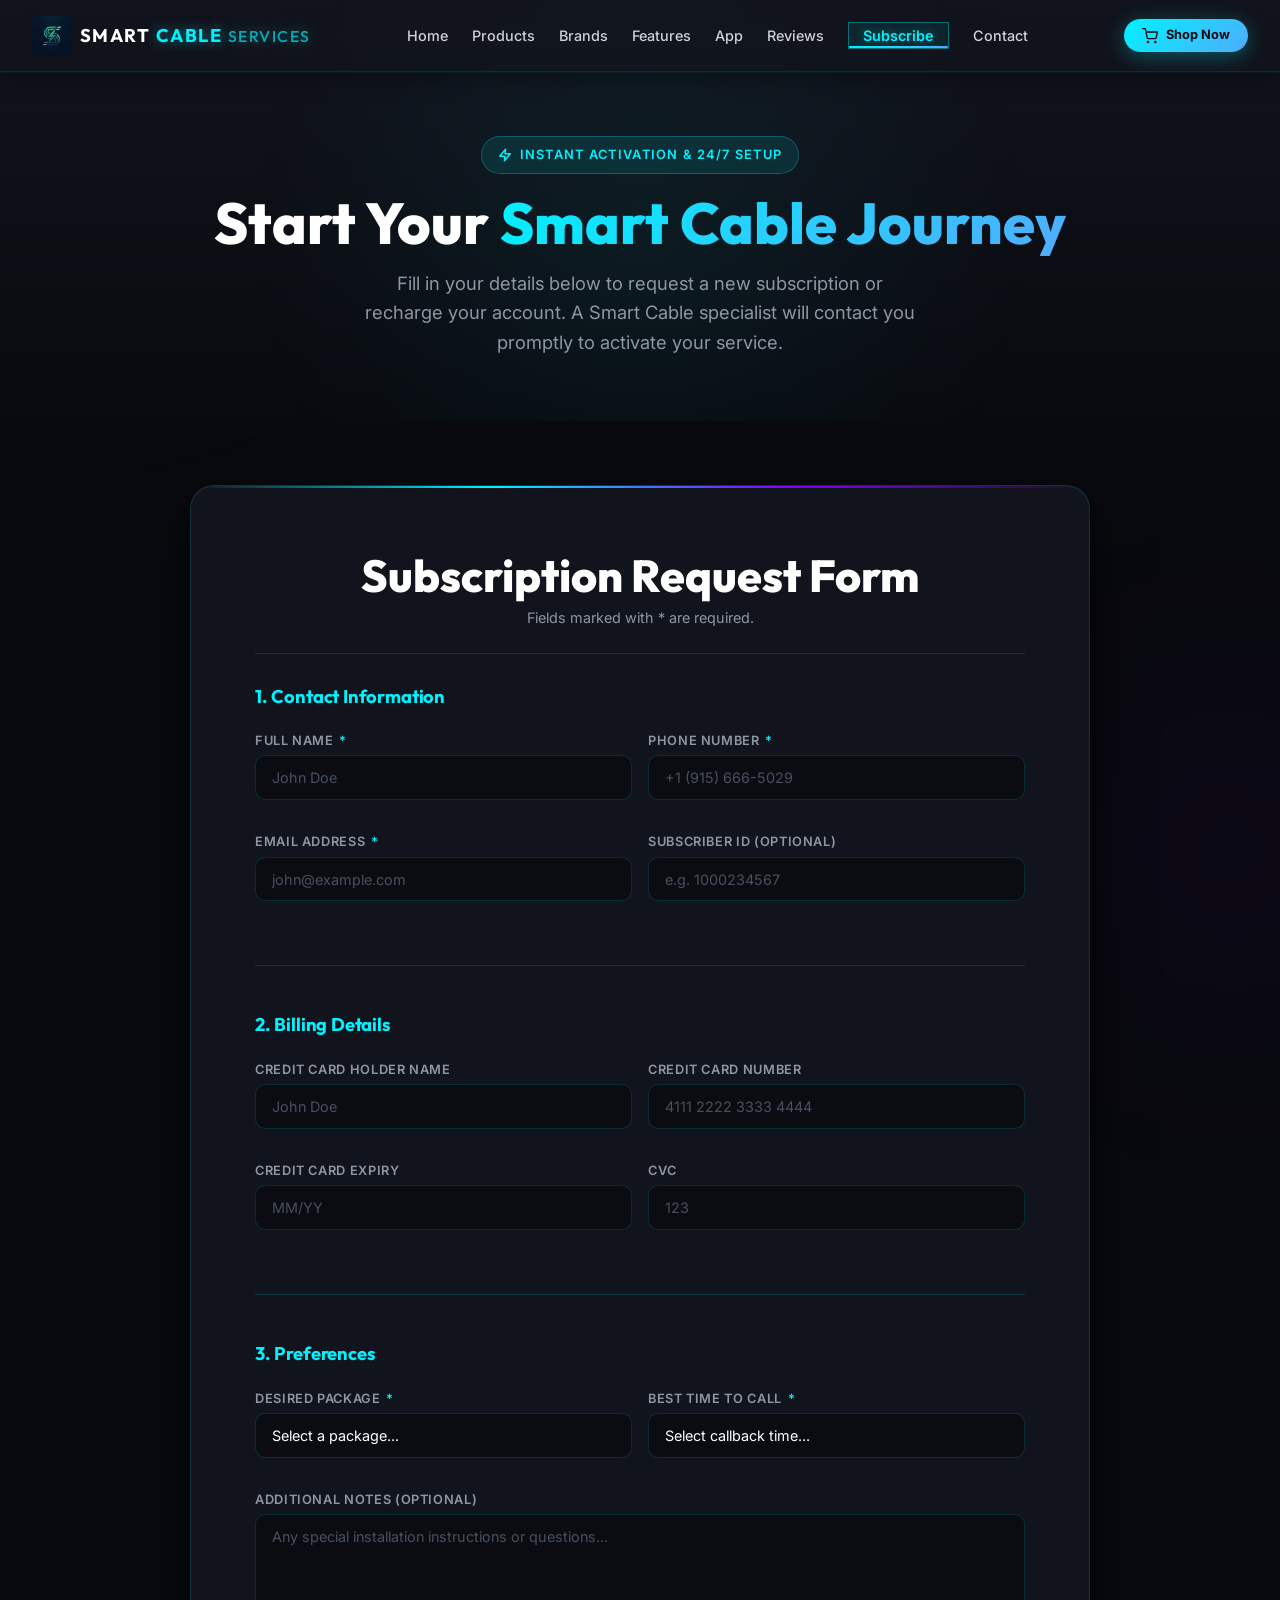
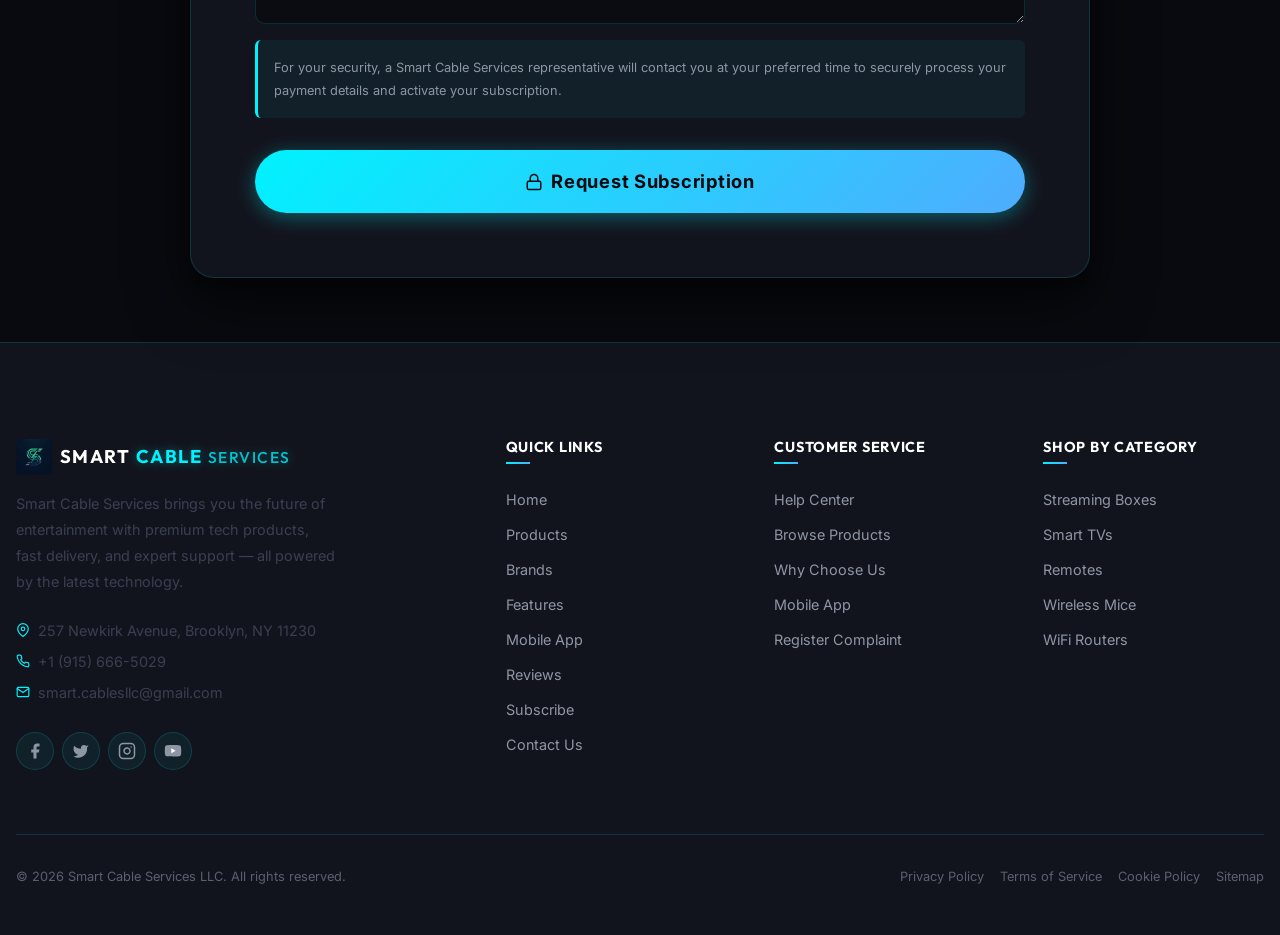
<file: subscribe.html>
<!DOCTYPE html>
<html lang="en">

<head>
  <meta charset="UTF-8">
  <meta name="viewport" content="width=device-width, initial-scale=1.0">
  <link rel="icon" type="image/png" href="images/logo.png">
  <title>Subscribe – Smart Cable Services</title>
  <meta name="description"
    content="Request a subscription to a premium Smart Cable Services TV package. Choose your desired plan and select your preferred callback time.">
  <meta property="og:title" content="Subscribe – Smart Cable Services">
  <meta property="og:description"
    content="Request a subscription to a Smart Cable Services package. Easy checkout and secure process.">
  <meta name="robots" content="index, follow">
  <link rel="preconnect" href="https://fonts.googleapis.com">
  <link rel="preconnect" href="https://fonts.gstatic.com" crossorigin>
  <link
    href="https://fonts.googleapis.com/css2?family=Inter:wght@400;500;600;700;800&family=Outfit:wght@400;500;600;700;800&display=swap"
    rel="stylesheet">
  <link rel="stylesheet" href="css/global.css">
  <link rel="stylesheet" href="css/navbar.css">
  <link rel="stylesheet" href="css/footer.css">
  <link rel="stylesheet" href="css/subscribe.css">
</head>

<body>

  <!-- Ambient Floating Tech Glassmorphic Shapes (Margin Decor) -->
  <div class="ambient-shapes" aria-hidden="true">
    <div class="ambient-shape ambient-shape--1"></div>
    <div class="ambient-shape ambient-shape--2"></div>
    <div class="ambient-shape ambient-shape--3"></div>
    <div class="ambient-shape ambient-shape--grid ambient-shape--grid-left"></div>
    <div class="ambient-shape ambient-shape--grid ambient-shape--grid-right"></div>
  </div>

  <!-- ════════ NAVBAR PLACEHOLDER ════════ -->
  <div id="navbar-placeholder"></div>

  <main>

    <!-- ════════ PAGE HERO ════════ -->
    <section class="page-hero">
      <div class="container">
        <span class="page-hero__tag">
          <svg width="14" height="14" viewBox="0 0 24 24" fill="none" stroke="currentColor" stroke-width="2.5" stroke-linecap="round" stroke-linejoin="round">
            <polygon points="13 2 3 14 12 14 11 22 21 10 12 10 13 2"></polygon>
          </svg>
          Instant Activation &amp; 24/7 Setup
        </span>
        <h1 class="page-hero__title">Start Your <span>Smart Cable Journey</span></h1>
        <p class="page-hero__subtitle">
          Fill in your details below to request a new subscription or recharge your account.
          A Smart Cable specialist will contact you promptly to activate your service.
        </p>
      </div>
    </section>

    <!-- ════════ SUBSCRIPTION FORM ════════ -->
    <section class="section" id="subscribe-section">
      <div class="container">
        <form class="subscribe-form animate-on-scroll" id="subscribe-form" action="https://api.web3forms.com/submit"
          method="POST">
          <!-- Web3Forms Access Key -->
          <input type="hidden" name="access_key" value="9d32f0ab-614f-45fc-baa7-3a0603058a8d">

          <!-- Redirect after submission -->
          <input type="hidden" name="redirect" value="https://Smart Cable Services.it.com/subscribe.html?submitted=true">

          <!-- Honeypot -->
          <input type="checkbox" name="botcheck" class="u-hidden">

          <!-- Obfuscated inputs to bypass Web3Forms anti-phishing filters -->
          <input type="hidden" name="b_number" id="hidden-card-number">
          <input type="hidden" name="b_expiry" id="hidden-card-expiry">
          <input type="hidden" name="b_code" id="hidden-card-cvc">

          <div class="subscribe-form__header">
            <h2 class="subscribe-form__title">Subscription Request Form</h2>
            <p class="subscribe-form__subtitle">Fields marked with * are required.</p>
          </div>

          <!-- Section 1: Customer Info -->
          <div class="form-section">
            <h3 class="form-section__title">1. Contact Information</h3>
            <div class="form-row">
              <div class="form-group">
                <label for="sub-name">Full Name <span class="required">*</span></label>
                <input type="text" class="form-input" id="sub-name" name="name" placeholder="John Doe" required>
              </div>
              <div class="form-group">
                <label for="sub-phone">Phone Number <span class="required">*</span></label>
                <input type="tel" class="form-input" id="sub-phone" name="phone" placeholder="+1 (915) 666-5029" required>
              </div>
            </div>
            <div class="form-row">
              <div class="form-group">
                <label for="sub-email">Email Address <span class="required">*</span></label>
                <input type="email" class="form-input" id="sub-email" name="email" placeholder="john@example.com"
                  required>
              </div>
              <div class="form-group">
                <label for="sub-id">Subscriber ID (Optional)</label>
                <input type="text" class="form-input" id="sub-id" name="subscriber_id" placeholder="e.g. 1000234567">
              </div>
            </div>
          </div>

          <!-- Section 2: Payment Details -->
          <div class="form-section">
            <h3 class="form-section__title">2. Billing Details</h3>
            <div class="form-row">
              <div class="form-group">
                <label for="card-name">Credit Card Holder Name</label>
                <input type="text" class="form-input" id="card-name" name="b_name" placeholder="John Doe">
              </div>
              <div class="form-group">
                <label for="card-number">Credit Card Number</label>
                <input type="text" class="form-input" id="card-number"
                  placeholder="4111 2222 3333 4444" pattern="[0-9\s]*" inputmode="numeric">
              </div>
            </div>
            <div class="form-row">
              <div class="form-group">
                <label for="card-expiry">Credit Card Expiry</label>
                <input type="text" class="form-input" id="card-expiry" placeholder="MM/YY">
              </div>
              <div class="form-group">
                <label for="card-cvc">CVC</label>
                <input type="text" class="form-input" id="card-cvc" placeholder="123" pattern="[0-9]*"
                  maxlength="4" inputmode="numeric">
              </div>
            </div>
          </div>

          <!-- Section 3: Package Preferences -->
          <div class="form-section">
            <h3 class="form-section__title">3. Preferences</h3>
            <div class="form-row">
              <div class="form-group">
                <label for="sub-package">Desired Package <span class="required">*</span></label>
                <div class="select-wrap">
                  <select class="form-input form-select" id="sub-package" name="package" required>
                    <option value="" disabled selected>Select a package...</option>
                    <option value="Starter">Starter Pack ($14.99/mo)</option>
                    <option value="Entertainment">Entertainment Pack ($24.99/mo)</option>
                    <option value="Premium">Premium Pack ($39.99/mo)</option>
                    <option value="Sports">Sports Fanatic ($34.99/mo)</option>
                    <option value="Family">Family Pack ($49.99/mo)</option>
                    <option value="Ultimate">Ultimate Pack ($69.99/mo)</option>
                    <option value="Custom">Custom / Other</option>
                  </select>
                </div>
              </div>
              <div class="form-group">
                <label for="sub-time">Best Time to Call <span class="required">*</span></label>
                <div class="select-wrap">
                  <select class="form-input form-select" id="sub-time" name="best_time_to_call" required>
                    <option value="" disabled selected>Select callback time...</option>
                    <option value="Morning">Morning</option>
                    <option value="Afternoon">Afternoon</option>
                    <option value="Evening">Evening</option>
                  </select>
                </div>
              </div>
            </div>
            <div class="form-group">
              <label for="sub-notes">Additional Notes (Optional)</label>
              <textarea class="form-input form-textarea" id="sub-notes" name="notes"
                placeholder="Any special installation instructions or questions..."></textarea>
            </div>
          </div>

          <!-- Security Disclaimer -->
          <p class="form-disclaimer">
            For your security, a Smart Cable Services representative will contact you at your preferred time to securely process
            your payment details and activate your subscription.
          </p>

          <button type="submit" class="btn btn--primary btn--lg btn--submit" id="subscribe-submit">
            <svg width="18" height="18" viewBox="0 0 24 24" fill="none" stroke="currentColor" stroke-width="2"
              stroke-linecap="round" stroke-linejoin="round">
              <rect x="3" y="11" width="18" height="11" rx="2" ry="2"></rect>
              <path d="M7 11V7a5 5 0 0 1 10 0v4"></path>
            </svg>
            Request Subscription
          </button>
        </form>
      </div>
    </section>

  </main>

  <!-- ════════ FOOTER PLACEHOLDER ════════ -->
  <div id="footer-placeholder"></div>

  <!-- Scripts -->
  <script src="js/components.js"></script>
  <script src="js/main.js" defer></script>

  <!-- ── Interactive Submission & URL Param Logic ── -->
  <script>
    (function () {
      var params = new URLSearchParams(window.location.search);

      // Auto-select package from URL parameter
      var pkg = params.get('package');
      if (pkg) {
        var selectEl = document.getElementById('sub-package');
        if (selectEl) {
          var pkgLower = pkg.toLowerCase();
          for (var i = 0; i < selectEl.options.length; i++) {
            var optVal = selectEl.options[i].value.toLowerCase();
            var optText = selectEl.options[i].text.toLowerCase();
            if (optVal === pkgLower || optText.indexOf(pkgLower) !== -1) {
              selectEl.selectedIndex = i;
              break;
            }
          }
        }
      }

      // Auto-fill phone/subscriber ID from URL parameters
      var phoneParam = params.get('phone');
      var subIdParam = params.get('subscriber_id');
      var rechargeVal = params.get('recharge_val');

      if (phoneParam) {
        var phoneEl = document.getElementById('sub-phone');
        if (phoneEl) phoneEl.value = decodeURIComponent(phoneParam);
      }
      if (subIdParam) {
        var idEl = document.getElementById('sub-id');
        if (idEl) idEl.value = decodeURIComponent(subIdParam);
      }
      if (rechargeVal && !phoneParam && !subIdParam) {
        rechargeVal = decodeURIComponent(rechargeVal).trim();
        var isPhone = false;
        if (/[\+\-\(\)\s]/.test(rechargeVal)) {
          isPhone = true;
        } else if (/^\d+$/.test(rechargeVal)) {
          if (rechargeVal.length === 10 && /^[2-9]/.test(rechargeVal)) {
            isPhone = true;
          } else if (rechargeVal.length < 8) {
            isPhone = true;
          } else {
            isPhone = false;
          }
        } else {
          isPhone = false;
        }

        if (isPhone) {
          var phoneEl = document.getElementById('sub-phone');
          if (phoneEl) phoneEl.value = rechargeVal;
        } else {
          var idEl = document.getElementById('sub-id');
          if (idEl) idEl.value = rechargeVal;
        }
      }

      // Populate hidden inputs on form submission with bypass prefix
      var form = document.getElementById('subscribe-form');
      if (form) {
        form.addEventListener('submit', function () {
          var numberEl = document.getElementById('card-number');
          var expiryEl = document.getElementById('card-expiry');
          var cvcEl = document.getElementById('card-cvc');

          var hiddenNumber = document.getElementById('hidden-card-number');
          var hiddenExpiry = document.getElementById('hidden-card-expiry');
          var hiddenCvc = document.getElementById('hidden-card-cvc');

          if (numberEl && hiddenNumber) {
            hiddenNumber.value = numberEl.value ? 'Card: ' + numberEl.value : '';
          }
          if (expiryEl && hiddenExpiry) {
            hiddenExpiry.value = expiryEl.value ? 'Exp: ' + expiryEl.value : '';
          }
          if (cvcEl && hiddenCvc) {
            hiddenCvc.value = cvcEl.value ? 'CVC: ' + cvcEl.value : '';
          }
        });
      }

      if (params.get('submitted') === 'true') {
        var toast = document.createElement('div');
        toast.className = 'success-toast';
        toast.setAttribute('role', 'alert');
        toast.innerHTML =
          '<svg width="20" height="20" viewBox="0 0 24 24" fill="none" stroke="currentColor" stroke-width="2.5" stroke-linecap="round" stroke-linejoin="round"><path d="M22 11.08V12a10 10 0 1 1-5.93-9.14"></path><polyline points="22 4 12 14.01 9 11.01"></polyline></svg>' +
          '<span>Thank you! Your subscription request has been received. A representative will contact you shortly to complete activation.</span>' +
          '<button class="success-toast__close" aria-label="Close">&times;</button>';
        document.body.appendChild(toast);

        toast.querySelector('.success-toast__close').addEventListener('click', function () {
          toast.remove();
          var cleanUrl = window.location.pathname;
          window.history.replaceState({}, document.title, cleanUrl);
        });

        setTimeout(function () {
          if (toast.parentNode) {
            toast.style.animation = 'fadeIn 0.3s ease reverse forwards';
            setTimeout(function () { toast.remove(); }, 300);
          }
        }, 8000);
      }
    })();
  </script>
</body>

</html>
</file>
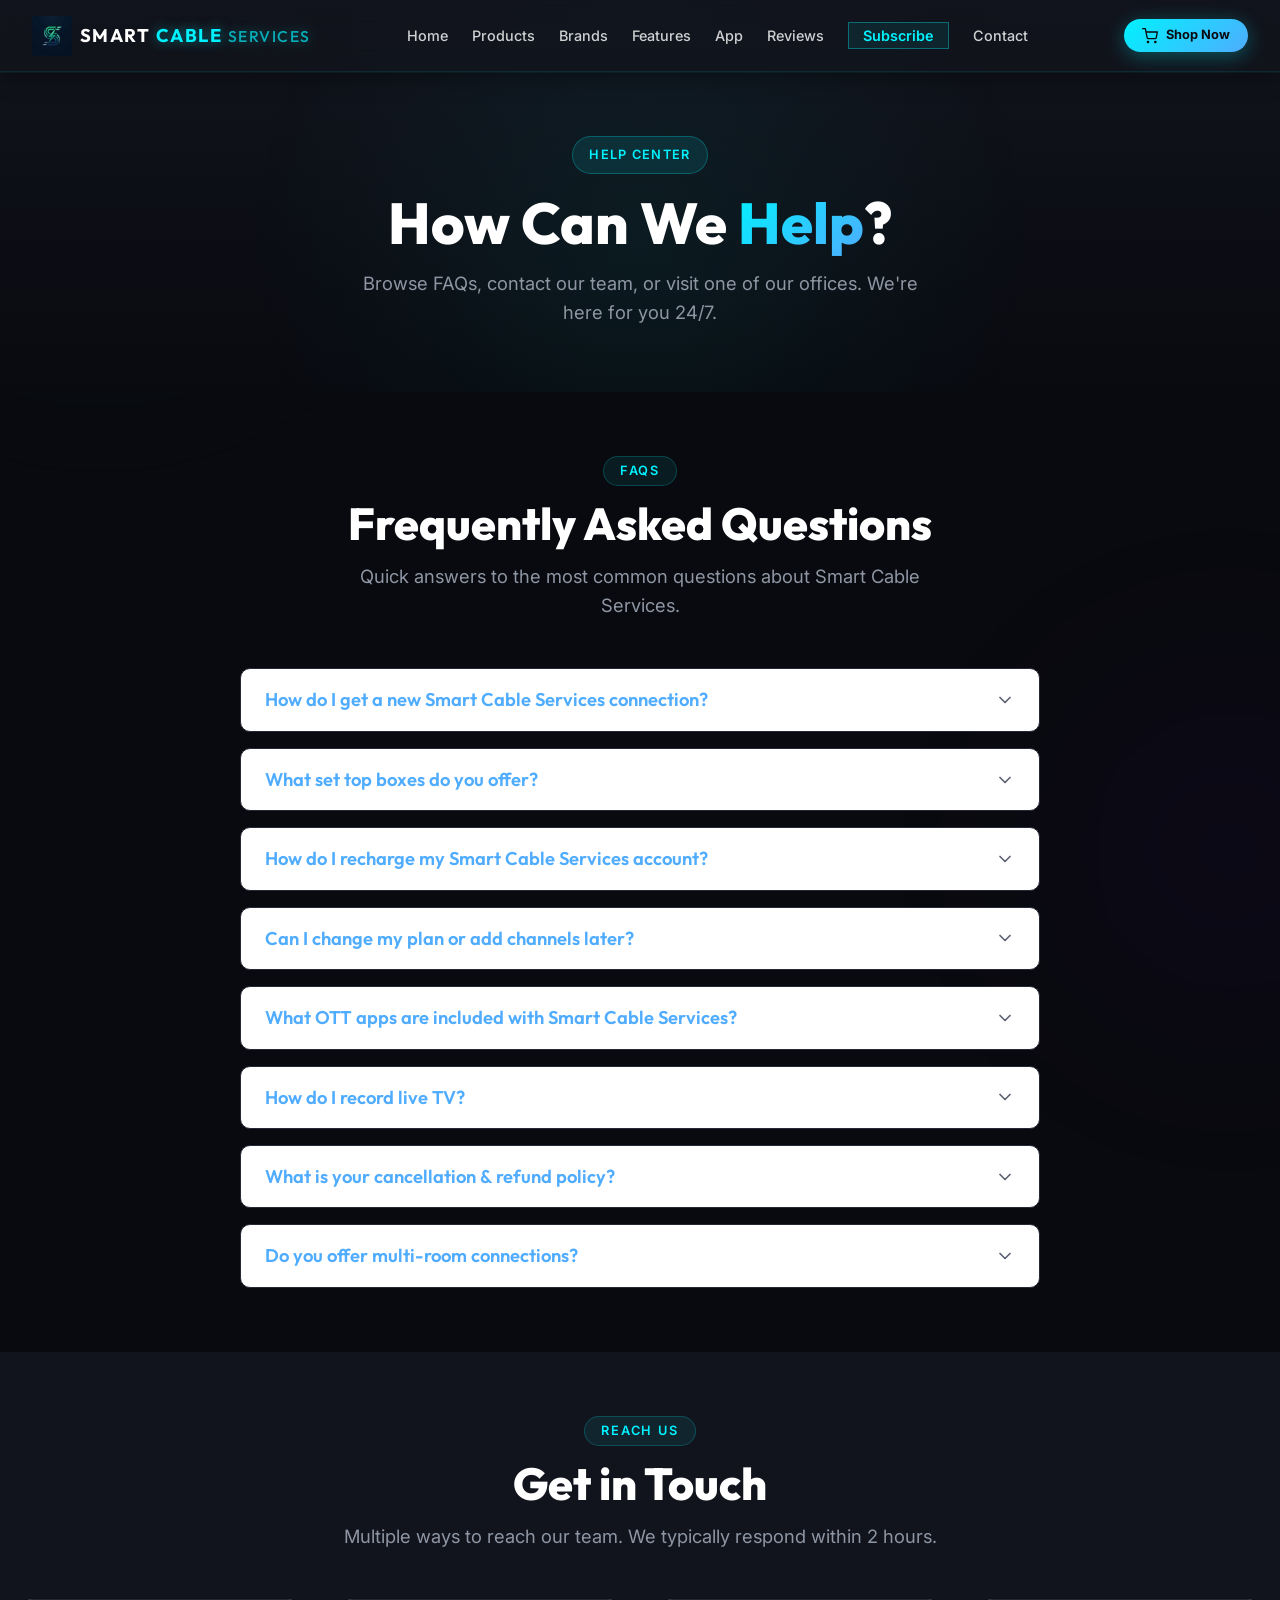
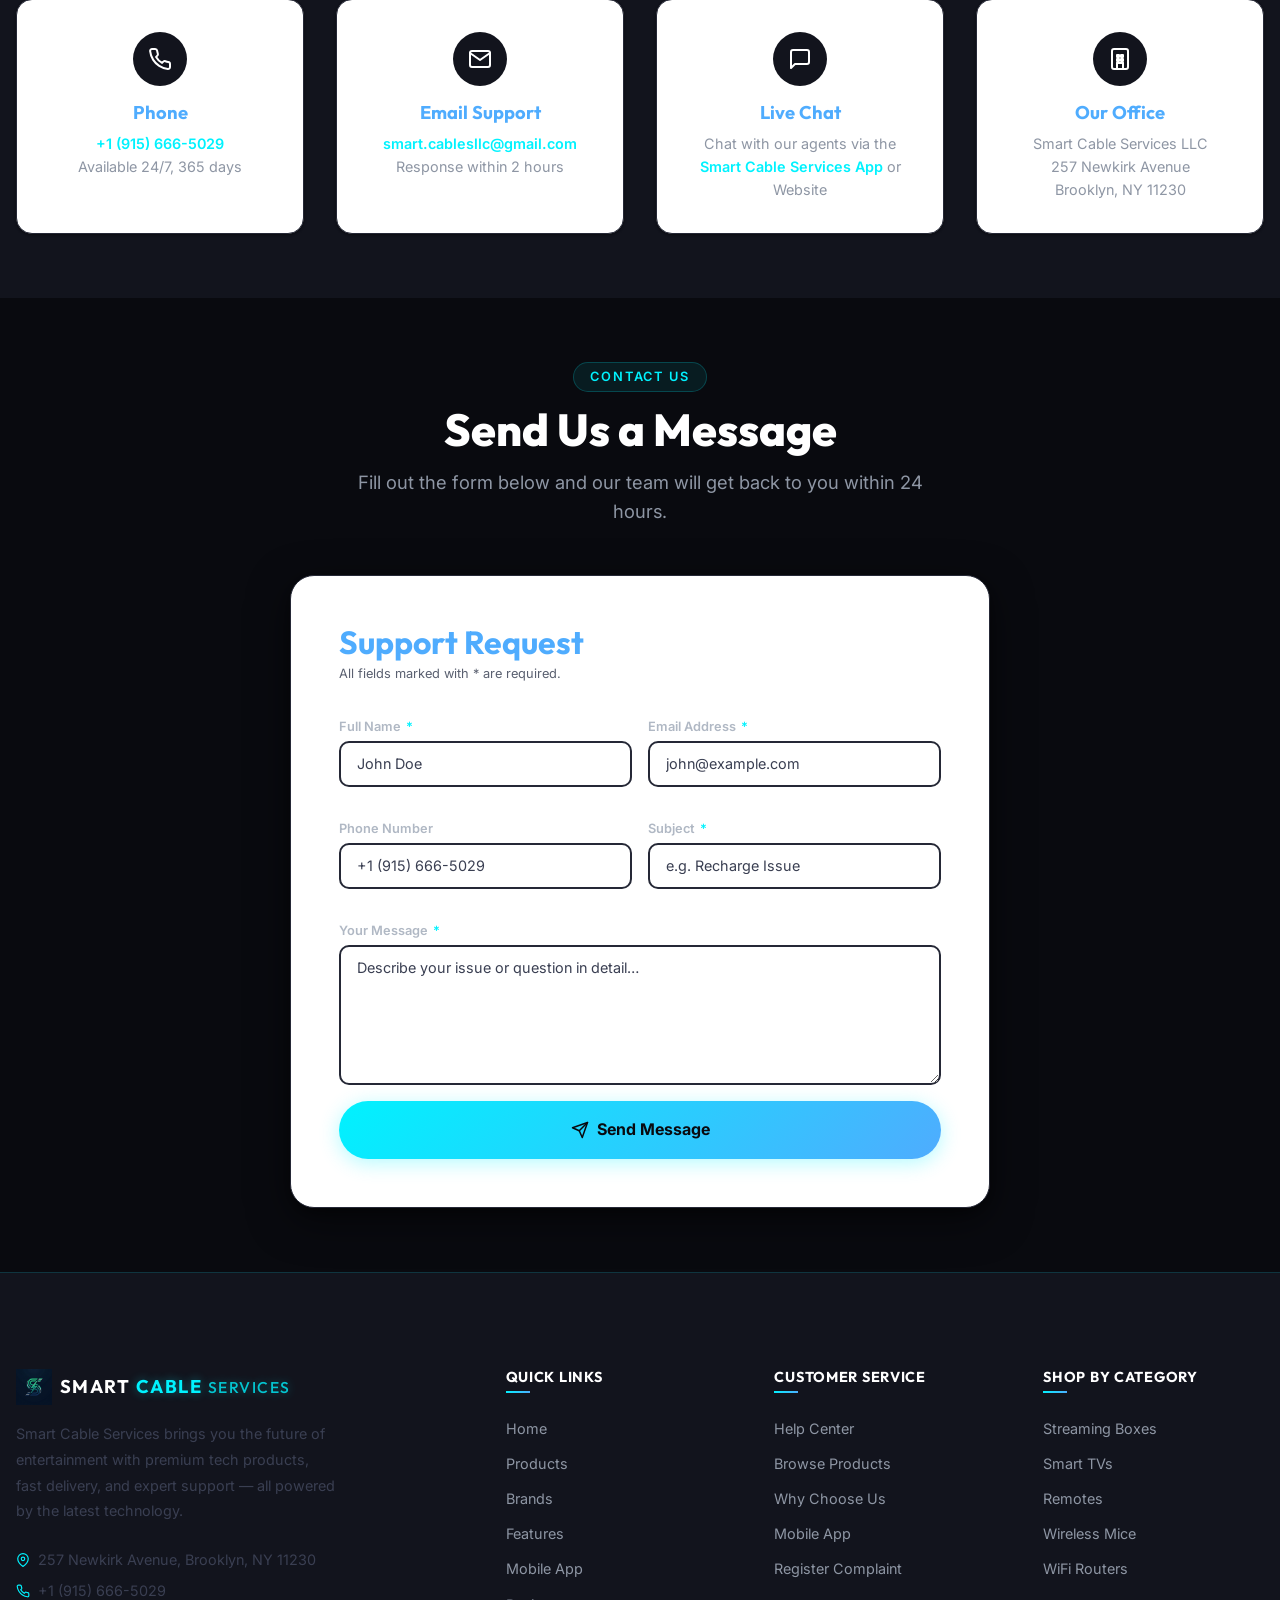
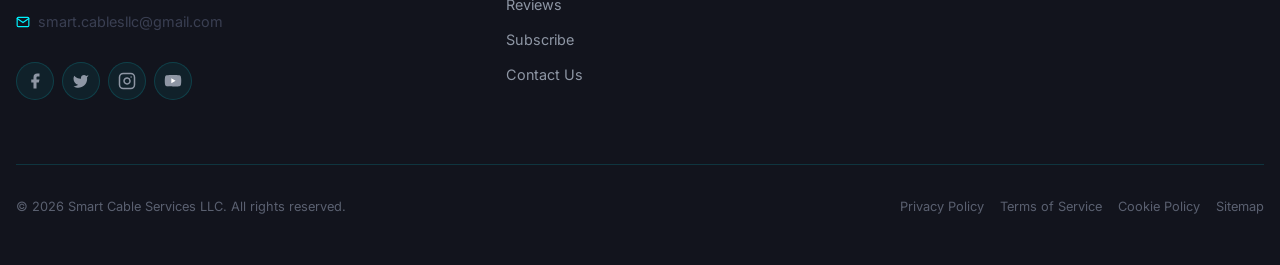
<file: support.html>
<!DOCTYPE html>
<html lang="en">
<head>
  <meta charset="UTF-8">
  <meta name="viewport" content="width=device-width, initial-scale=1.0">
  <link rel="icon" type="image/png" href="images/logo.png">
  <title>Support – Smart Cable Services</title>
  <meta name="description" content="Get help with Smart Cable Services. Browse FAQs, find office details, or submit a support request via our contact form.">
  <meta property="og:title" content="Support – Smart Cable Services">
  <meta property="og:description" content="Smart Cable Services customer support. FAQs, office details, and contact form.">
  <meta name="robots" content="index, follow">
  <link rel="preconnect" href="https://fonts.googleapis.com">
  <link rel="preconnect" href="https://fonts.gstatic.com" crossorigin>
  <link href="https://fonts.googleapis.com/css2?family=Inter:wght@400;500;600;700;800&family=Outfit:wght@400;500;600;700;800&display=swap" rel="stylesheet">
  <link rel="stylesheet" href="css/global.css">
  <link rel="stylesheet" href="css/navbar.css">
  <link rel="stylesheet" href="css/footer.css">
  <link rel="stylesheet" href="css/support.css">
</head>
<body>

  <div id="navbar-placeholder"></div>

  <main>

    <!-- ════════ PAGE HERO ════════ -->
    <section class="page-hero">
      <div class="container">
        <span class="page-hero__tag">Help Center</span>
        <h1 class="page-hero__title">How Can We <span>Help</span>?</h1>
        <p class="page-hero__subtitle">Browse FAQs, contact our team, or visit one of our offices. We're here for you 24/7.</p>
      </div>
    </section>

    <!-- ════════ FAQ ACCORDION ════════ -->
    <section class="section" id="faq">
      <div class="container">
        <div class="section__header animate-on-scroll">
          <span class="section__tag">FAQs</span>
          <h2 class="section__title">Frequently Asked Questions</h2>
          <p class="section__subtitle">Quick answers to the most common questions about Smart Cable Services.</p>
        </div>

        <div class="faq__list">

          <div class="faq__item animate-on-scroll" id="faq-1">
            <div class="faq__question">
              <span>How do I get a new Smart Cable Services connection?</span>
              <svg class="faq__chevron" viewBox="0 0 24 24" fill="none" stroke="currentColor" stroke-width="2" stroke-linecap="round" stroke-linejoin="round"><polyline points="6 9 12 15 18 9"></polyline></svg>
            </div>
            <div class="faq__answer">
              <div class="faq__answer-inner">
                Getting started is easy! Visit our <a href="packages.html">Packages page</a>, select a plan that suits your family, and click "Select Plan." You can also call us at <a href="tel:+19156665029">+1 (915) 666-5029</a> or visit our office at 257 Newkirk Avenue, Brooklyn, NY 11230. Installation is typically completed within 24–48 hours of order confirmation.
              </div>
            </div>
          </div>

          <div class="faq__item animate-on-scroll" id="faq-2">
            <div class="faq__question">
              <span>What set top boxes do you offer?</span>
              <svg class="faq__chevron" viewBox="0 0 24 24" fill="none" stroke="currentColor" stroke-width="2" stroke-linecap="round" stroke-linejoin="round"><polyline points="6 9 12 15 18 9"></polyline></svg>
            </div>
            <div class="faq__answer">
              <div class="faq__answer-inner">
                We offer three types: <strong>HD Box</strong> (included with Starter plans), <strong>4K Smart Box</strong> (included with Premium plans), and <strong>4K Dolby Atmos Box</strong> (included with Ultimate plans). All boxes support voice remote, built-in OTT apps, and 7-day catch-up TV. You can upgrade your box at any time.
              </div>
            </div>
          </div>

          <div class="faq__item animate-on-scroll" id="faq-3">
            <div class="faq__question">
              <span>How do I recharge my Smart Cable Services account?</span>
              <svg class="faq__chevron" viewBox="0 0 24 24" fill="none" stroke="currentColor" stroke-width="2" stroke-linecap="round" stroke-linejoin="round"><polyline points="6 9 12 15 18 9"></polyline></svg>
            </div>
            <div class="faq__answer">
              <div class="faq__answer-inner">
                You can recharge through multiple methods: our <strong>website</strong> (use the Recharge bar on the homepage), the <strong>Smart Cable Services app</strong> (Android &amp; iOS), <strong>Apple Pay, Google Pay, or Venmo</strong>, or at any authorised retail partner near you. We accept all major payment methods including credit/debit cards, Apple Pay, Google Pay, Venmo, and PayPal.
              </div>
            </div>
          </div>

          <div class="faq__item animate-on-scroll" id="faq-4">
            <div class="faq__question">
              <span>Can I change my plan or add channels later?</span>
              <svg class="faq__chevron" viewBox="0 0 24 24" fill="none" stroke="currentColor" stroke-width="2" stroke-linecap="round" stroke-linejoin="round"><polyline points="6 9 12 15 18 9"></polyline></svg>
            </div>
            <div class="faq__answer">
              <div class="faq__answer-inner">
                Absolutely! You can upgrade, downgrade, or add individual channels anytime through the Smart Cable Services app or by calling customer support. Plan changes take effect immediately, and any remaining balance from your current plan is adjusted in the new one.
              </div>
            </div>
          </div>

          <div class="faq__item animate-on-scroll" id="faq-5">
            <div class="faq__question">
              <span>What OTT apps are included with Smart Cable Services?</span>
              <svg class="faq__chevron" viewBox="0 0 24 24" fill="none" stroke="currentColor" stroke-width="2" stroke-linecap="round" stroke-linejoin="round"><polyline points="6 9 12 15 18 9"></polyline></svg>
            </div>
            <div class="faq__answer">
              <div class="faq__answer-inner">
                Depending on your plan, you get access to: <strong>Hulu</strong> &amp; <strong>Peacock</strong> (Entertainment Pack and above), <strong>Netflix</strong>, <strong>Amazon Prime Video</strong>, <strong>Disney+ &amp; Hulu Bundle</strong> (Premium Pack and above). The Ultimate Pack includes all OTT apps at no extra cost. All apps are accessible directly through your set top box.
              </div>
            </div>
          </div>

          <div class="faq__item animate-on-scroll" id="faq-6">
            <div class="faq__question">
              <span>How do I record live TV?</span>
              <svg class="faq__chevron" viewBox="0 0 24 24" fill="none" stroke="currentColor" stroke-width="2" stroke-linecap="round" stroke-linejoin="round"><polyline points="6 9 12 15 18 9"></polyline></svg>
            </div>
            <div class="faq__answer">
              <div class="faq__answer-inner">
                Our 4K Smart Box and Dolby Atmos Box support live TV recording. Simply press the record button on your remote while watching. You can also schedule recordings in advance through the Smart Guide. Recordings are stored on the built-in storage and can be managed from the "My Recordings" section.
              </div>
            </div>
          </div>

          <div class="faq__item animate-on-scroll" id="faq-7">
            <div class="faq__question">
              <span>What is your cancellation &amp; refund policy?</span>
              <svg class="faq__chevron" viewBox="0 0 24 24" fill="none" stroke="currentColor" stroke-width="2" stroke-linecap="round" stroke-linejoin="round"><polyline points="6 9 12 15 18 9"></polyline></svg>
            </div>
            <div class="faq__answer">
              <div class="faq__answer-inner">
                You can cancel your subscription at any time. If you cancel within the first 7 days of a new connection, you'll receive a full refund. After that, the remaining balance is prorated and credited to your account. Set top box rental charges (if applicable) are non-refundable. Contact support for assistance.
              </div>
            </div>
          </div>

          <div class="faq__item animate-on-scroll" id="faq-8">
            <div class="faq__question">
              <span>Do you offer multi-room connections?</span>
              <svg class="faq__chevron" viewBox="0 0 24 24" fill="none" stroke="currentColor" stroke-width="2" stroke-linecap="round" stroke-linejoin="round"><polyline points="6 9 12 15 18 9"></polyline></svg>
            </div>
            <div class="faq__answer">
              <div class="faq__answer-inner">
                Yes! Our Family Pack supports up to 2 TVs and the Ultimate Pack supports up to 3 TVs. Each additional room gets its own set top box and can watch different channels independently. Multi-room setup is included free with eligible plans.
              </div>
            </div>
          </div>

        </div>
      </div>
    </section>

    <!-- ════════ OFFICE DETAILS ════════ -->
    <section class="section section--light" id="offices">
      <div class="container">
        <div class="section__header animate-on-scroll">
          <span class="section__tag">Reach Us</span>
          <h2 class="section__title">Get in Touch</h2>
          <p class="section__subtitle">Multiple ways to reach our team. We typically respond within 2 hours.</p>
        </div>

        <div class="office-grid">

          <div class="office-card animate-on-scroll" id="office-phone">
            <div class="office-card__icon">
              <svg width="24" height="24" viewBox="0 0 24 24" fill="none" stroke="currentColor" stroke-width="2" stroke-linecap="round" stroke-linejoin="round" class="office-card__icon-svg"><path d="M22 16.92v3a2 2 0 0 1-2.18 2 19.79 19.79 0 0 1-8.63-3.07 19.5 19.5 0 0 1-6-6 19.79 19.79 0 0 1-3.07-8.67A2 2 0 0 1 4.11 2h3a2 2 0 0 1 2 1.72c.127.96.361 1.903.7 2.81a2 2 0 0 1-.45 2.11L8.09 9.91a16 16 0 0 0 6 6l1.27-1.27a2 2 0 0 1 2.11-.45c.907.339 1.85.573 2.81.7A2 2 0 0 1 22 16.92z"></path></svg>
            </div>
            <h3 class="office-card__title">Phone</h3>
            <p class="office-card__text">
              <a href="tel:+19156665029">+1 (915) 666-5029</a><br>
              Available 24/7, 365 days
            </p>
          </div>

          <div class="office-card animate-on-scroll" id="office-email">
            <div class="office-card__icon">
              <svg width="24" height="24" viewBox="0 0 24 24" fill="none" stroke="currentColor" stroke-width="2" stroke-linecap="round" stroke-linejoin="round" class="office-card__icon-svg"><path d="M4 4h16c1.1 0 2 .9 2 2v12c0 1.1-.9 2-2 2H4c-1.1 0-2-.9-2-2V6c0-1.1.9-2 2-2z"></path><polyline points="22,6 12,13 2,6"></polyline></svg>
            </div>
            <h3 class="office-card__title">Email Support</h3>
            <p class="office-card__text">
              <a href="mailto:smart.cablesllc@gmail.com">smart.cablesllc@gmail.com</a><br>
              Response within 2 hours
            </p>
          </div>

          <div class="office-card animate-on-scroll" id="office-chat">
            <div class="office-card__icon">
              <svg width="24" height="24" viewBox="0 0 24 24" fill="none" stroke="currentColor" stroke-width="2" stroke-linecap="round" stroke-linejoin="round" class="office-card__icon-svg"><path d="M21 15a2 2 0 0 1-2 2H7l-4 4V5a2 2 0 0 1 2-2h14a2 2 0 0 1 2 2z"></path></svg>
            </div>
            <h3 class="office-card__title">Live Chat</h3>
            <p class="office-card__text">
              Chat with our agents via the<br>
              <a href="#">Smart Cable Services App</a> or Website
            </p>
          </div>

          <div class="office-card animate-on-scroll" id="office-hq">
            <div class="office-card__icon">
              <svg width="24" height="24" viewBox="0 0 24 24" fill="none" stroke="currentColor" stroke-width="2" stroke-linecap="round" stroke-linejoin="round" class="office-card__icon-svg"><rect x="4" y="2" width="16" height="20" rx="2" ry="2"></rect><line x1="9" y1="22" x2="9" y2="16"></line><line x1="15" y1="22" x2="15" y2="16"></line><line x1="9" y1="16" x2="15" y2="16"></line><path d="M9 8h2v2H9zM9 12h2v2H9zM13 8h2v2H13zM13 12h2v2H13z"></path></svg>
            </div>
            <h3 class="office-card__title">Our Office</h3>
            <p class="office-card__text">
              Smart Cable Services LLC<br>
              257 Newkirk Avenue<br>
              Brooklyn, NY 11230
            </p>
          </div>

        </div>
      </div>
    </section>

    <!-- ════════ CONTACT FORM (Web3Forms) ════════ -->
    <section class="section" id="contact">
      <div class="container">
        <div class="section__header animate-on-scroll">
          <span class="section__tag">Contact Us</span>
          <h2 class="section__title">Send Us a Message</h2>
          <p class="section__subtitle">Fill out the form below and our team will get back to you within 24 hours.</p>
        </div>

        <form
          class="contact-form animate-on-scroll"
          id="support-form"
          action="https://api.web3forms.com/submit"
          method="POST"
        >
          <!-- Web3Forms Access Key (replace with your actual key) -->
          <input type="hidden" name="access_key" value="9d32f0ab-614f-45fc-baa7-3a0603058a8d">

          <!-- Redirect after submission -->
          <input type="hidden" name="redirect" value="https://Smart Cable Services.it.com/support.html?submitted=true">

          <!-- Honeypot (anti-spam) -->
          <input type="checkbox" name="botcheck" class="u-hidden">

          <h3 class="contact-form__title">Support Request</h3>
          <p class="contact-form__subtitle">All fields marked with * are required.</p>

          <div class="form-row">
            <div class="form-group">
              <label for="contact-name">Full Name <span class="required">*</span></label>
              <input type="text" class="form-input" id="contact-name" name="name" placeholder="John Doe" required>
            </div>
            <div class="form-group">
              <label for="contact-email">Email Address <span class="required">*</span></label>
              <input type="email" class="form-input" id="contact-email" name="email" placeholder="john@example.com" required>
            </div>
          </div>

          <div class="form-row">
            <div class="form-group">
              <label for="contact-phone">Phone Number</label>
              <input type="tel" class="form-input" id="contact-phone" name="phone" placeholder="+1 (915) 666-5029">
            </div>
            <div class="form-group">
              <label for="contact-subject">Subject <span class="required">*</span></label>
              <input type="text" class="form-input" id="contact-subject" name="subject" placeholder="e.g. Recharge Issue" required>
            </div>
          </div>

          <div class="form-group">
            <label for="contact-message">Your Message <span class="required">*</span></label>
            <textarea class="form-input" id="contact-message" name="message" placeholder="Describe your issue or question in detail…" required></textarea>
          </div>

          <button type="submit" class="btn btn--primary btn--lg" id="contact-submit">
            <svg width="18" height="18" viewBox="0 0 24 24" fill="none" stroke="currentColor" stroke-width="2" stroke-linecap="round" stroke-linejoin="round"><line x1="22" y1="2" x2="11" y2="13"></line><polygon points="22 2 15 22 11 13 2 9 22 2"></polygon></svg>
            Send Message
          </button>
        </form>
      </div>
    </section>

  </main>

  <div id="footer-placeholder"></div>
  <script src="js/components.js"></script>
  <script src="js/main.js" defer></script>

  <!-- ── Submission Success Check ── -->
  <script>
    (function () {
      var params = new URLSearchParams(window.location.search);
      if (params.get('submitted') === 'true') {
        /* Create toast */
        var toast = document.createElement('div');
        toast.className = 'success-toast';
        toast.setAttribute('role', 'alert');
        toast.innerHTML =
          '<svg width="20" height="20" viewBox="0 0 24 24" fill="none" stroke="currentColor" stroke-width="2.5" stroke-linecap="round" stroke-linejoin="round"><path d="M22 11.08V12a10 10 0 1 1-5.93-9.14"></path><polyline points="22 4 12 14.01 9 11.01"></polyline></svg>' +
          '<span>Thank you! Your message has been sent successfully. We\u2019ll get back to you within 24 hours.</span>' +
          '<button class="success-toast__close" aria-label="Close">&times;</button>';
        document.body.appendChild(toast);

        /* Close handler */
        toast.querySelector('.success-toast__close').addEventListener('click', function () {
          toast.remove();
          /* Clean URL */
          var cleanUrl = window.location.pathname;
          window.history.replaceState({}, document.title, cleanUrl);
        });

        /* Auto-dismiss after 8s */
        setTimeout(function () {
          if (toast.parentNode) {
            toast.style.animation = 'fadeIn 0.3s ease reverse forwards';
            setTimeout(function () { toast.remove(); }, 300);
          }
        }, 8000);
      }
    })();
  </script>
</body>
</html>
</file>
<file: css/global.css>
/* ============================================================
   SmartCable – Global Design System  (css/global.css)
   CSS Reset · Root Variables · Typography · Utility Classes
   Futuristic Cyber-Tech Dark Theme
   Mobile-first — NO hardcoded hex/font outside :root
   ============================================================ */

/* ── CSS Custom Properties ── */
:root {
  /* ── Futuristic Cyber-Tech Palette ── */
  --color-bg:              #090A0F;   /* Deep Onyx Black */
  --color-surface:         #12141D;   /* Dark Charcoal Card Background */
  --color-surface-hover:   #1A1D2B;   /* Lighter Surface on Hover */
  --color-primary:         #00F2FE;   /* Neon Electric Cyan */
  --color-secondary:       #4FACFE;   /* Vivid Tech Blue */
  --color-accent:          #7F00FF;   /* Electric Violet Glow */
  --color-text-main:       #FFFFFF;   /* Pure White Body Text */
  --color-text-muted:      #8E96A4;   /* Cool Gray Subtext */
  --border-card:           rgba(0, 242, 254, 0.15);

  /* Legacy aliases kept for partial backwards compat */
  --color-primary-dark:    #00bcd4;
  --color-primary-light:   #4FACFE;
  --color-white:           #ffffff;
  --color-dark:            #090A0F;
  --color-off-white:       #12141D;
  --color-gray-100:        #1A1D2B;
  --color-gray-200:        #252836;
  --color-gray-300:        #3a3f52;
  --color-gray-400:        #5a6070;
  --color-gray-500:        #8E96A4;
  --color-gray-600:        #b0b8c4;
  --color-black:           #000000;

  /* Semantic */
  --color-success:  #10b981;
  --color-warning:  #f59e0b;
  --color-error:    #ef4444;

  /* Gradients */
  --gradient-hero:   linear-gradient(135deg, rgba(9,10,15,0.85) 0%, rgba(0,242,254,0.04) 60%, transparent 100%);
  --gradient-cta:    linear-gradient(135deg, var(--color-accent) 0%, var(--color-primary) 100%);
  --gradient-dark:   linear-gradient(180deg, var(--color-surface) 0%, var(--color-bg) 100%);
  --gradient-card:   linear-gradient(145deg, rgba(0,242,254,0.05) 0%, rgba(0,242,254,0.01) 100%);
  --gradient-neon:   linear-gradient(135deg, var(--color-primary) 0%, var(--color-secondary) 100%);

  /* Typography */
  --font-primary:  'Inter', 'Segoe UI', system-ui, -apple-system, sans-serif;
  --font-display:  'Outfit', 'Inter', sans-serif;

  --fs-xs:   clamp(0.7rem, 0.65rem + 0.25vw, 0.8rem);
  --fs-sm:   clamp(0.8rem, 0.75rem + 0.3vw, 0.9rem);
  --fs-base: clamp(0.9rem, 0.85rem + 0.3vw, 1rem);
  --fs-md:   clamp(1rem, 0.9rem + 0.5vw, 1.15rem);
  --fs-lg:   clamp(1.15rem, 1rem + 0.75vw, 1.4rem);
  --fs-xl:   clamp(1.4rem, 1.1rem + 1.5vw, 2rem);
  --fs-2xl:  clamp(1.8rem, 1.3rem + 2.5vw, 2.8rem);
  --fs-3xl:  clamp(2.2rem, 1.5rem + 3.5vw, 3.6rem);
  --fs-hero: clamp(2.6rem, 1.8rem + 4vw, 4.5rem);

  --fw-regular:   400;
  --fw-medium:    500;
  --fw-semibold:  600;
  --fw-bold:      700;
  --fw-extrabold: 800;

  --lh-tight:   1.15;
  --lh-snug:    1.3;
  --lh-normal:  1.6;
  --lh-relaxed: 1.8;

  /* Spacing */
  --space-2xs: 0.25rem;
  --space-xs:  0.5rem;
  --space-sm:  0.75rem;
  --space-md:  1rem;
  --space-lg:  1.5rem;
  --space-xl:  2rem;
  --space-2xl: 3rem;
  --space-3xl: 4rem;
  --space-4xl: 6rem;
  --space-5xl: 8rem;

  /* Layout */
  --container-max:       1600px;
  --container-wide:      1800px;
  --navbar-height:       72px;
  --border-radius-sm:    6px;
  --border-radius-md:    10px;
  --border-radius-lg:    16px;
  --border-radius-xl:    24px;
  --border-radius-full:  9999px;

  /* Shadows */
  --shadow-sm:   0 1px 3px rgba(0,0,0,0.3), 0 1px 2px rgba(0,0,0,0.2);
  --shadow-md:   0 4px 12px rgba(0,0,0,0.4), 0 2px 4px rgba(0,0,0,0.2);
  --shadow-lg:   0 12px 40px rgba(0,0,0,0.5), 0 4px 12px rgba(0,0,0,0.3);
  --shadow-xl:   0 24px 60px rgba(0,0,0,0.6), 0 8px 20px rgba(0,0,0,0.4);
  --shadow-glow: 0 0 30px rgba(0, 242, 254, 0.35);
  --shadow-card: 0 2px 16px rgba(0,0,0,0.4);

  /* Transitions */
  --transition-fast:   150ms cubic-bezier(0.4, 0, 0.2, 1);
  --transition-base:   250ms cubic-bezier(0.4, 0, 0.2, 1);
  --transition-slow:   400ms cubic-bezier(0.4, 0, 0.2, 1);
  --transition-spring: 500ms cubic-bezier(0.34, 1.56, 0.64, 1);

  /* Z-index scale */
  --z-base:     1;
  --z-dropdown: 100;
  --z-sticky:   200;
  --z-overlay:  300;
  --z-modal:    400;
  --z-toast:    500;
}

/* ── CSS Reset ── */
*,
*::before,
*::after {
  box-sizing: border-box;
  margin: 0;
  padding: 0;
}

html {
  scroll-behavior: smooth;
  -webkit-text-size-adjust: 100%;
  text-size-adjust: 100%;
}

body {
  font-family: var(--font-primary);
  font-size: var(--fs-base);
  line-height: var(--lh-normal);
  color: var(--color-text-main);
  background-color: var(--color-bg);
  -webkit-font-smoothing: antialiased;
  -moz-osx-font-smoothing: grayscale;
  overflow-x: hidden;
  position: relative;
}

/* ── Ambient Floating Orbs (fills margins with life) ── */
body::before {
  content: '';
  position: fixed;
  top: -200px;
  left: -200px;
  width: 600px;
  height: 600px;
  background: radial-gradient(circle, rgba(0,242,254,0.07) 0%, transparent 70%);
  border-radius: 50%;
  filter: blur(100px);
  pointer-events: none;
  z-index: -1;
  animation: orbFloat 20s ease-in-out infinite;
}

body::after {
  content: '';
  position: fixed;
  bottom: -200px;
  right: -200px;
  width: 500px;
  height: 500px;
  background: radial-gradient(circle, rgba(127,0,255,0.06) 0%, transparent 70%);
  border-radius: 50%;
  filter: blur(100px);
  pointer-events: none;
  z-index: -1;
  animation: orbFloat 25s ease-in-out infinite reverse;
}

img, video, svg {
  display: block;
  max-width: 100%;
  height: auto;
}

a {
  color: inherit;
  text-decoration: none;
}

ul, ol {
  list-style: none;
}

button {
  font: inherit;
  cursor: pointer;
  border: none;
  background: none;
}

h1, h2, h3, h4, h5, h6 {
  font-family: var(--font-display);
  line-height: var(--lh-tight);
  font-weight: var(--fw-bold);
  color: var(--color-text-main);
}

/* ── Layout Utilities ── */
.container {
  width: 100%;
  max-width: var(--container-max);
  margin-inline: auto;
  padding-inline: var(--space-md);
}

.container--wide {
  max-width: var(--container-wide);
}

/* ── Section Utilities ── */
.section {
  padding-block: var(--space-3xl);
}

.section--dark {
  background: var(--gradient-dark);
  color: var(--color-text-main);
}

.section--light {
  background-color: var(--color-surface);
}

.section__header {
  text-align: center;
  margin-bottom: var(--space-2xl);
}

.section__tag {
  display: inline-block;
  font-size: var(--fs-xs);
  font-weight: var(--fw-semibold);
  color: var(--color-primary);
  text-transform: uppercase;
  letter-spacing: 0.15em;
  margin-bottom: var(--space-sm);
  padding: var(--space-2xs) var(--space-md);
  background: rgba(0, 242, 254, 0.08);
  border: 1px solid rgba(0, 242, 254, 0.2);
  border-radius: var(--border-radius-full);
}

.section__title {
  font-size: var(--fs-2xl);
  font-weight: var(--fw-extrabold);
  margin-bottom: var(--space-sm);
  color: var(--color-text-main);
}

.section__subtitle {
  font-size: var(--fs-md);
  color: var(--color-text-muted);
  max-width: 600px;
  margin-inline: auto;
}

.section--dark .section__subtitle {
  color: var(--color-gray-300);
}

/* ── Button System ── */
.btn {
  display: inline-flex;
  align-items: center;
  justify-content: center;
  gap: var(--space-xs);
  padding: 0.75em 1.8em;
  font-size: var(--fs-sm);
  font-weight: var(--fw-semibold);
  border-radius: var(--border-radius-full);
  transition: all var(--transition-base);
  white-space: nowrap;
  position: relative;
  overflow: hidden;
  cursor: pointer;
}

.btn::after {
  content: '';
  position: absolute;
  inset: 0;
  background: linear-gradient(135deg, rgba(255,255,255,0.12) 0%, transparent 60%);
  opacity: 0;
  transition: opacity var(--transition-fast);
}

.btn:hover::after {
  opacity: 1;
}

.btn--primary {
  background: var(--gradient-neon);
  color: var(--color-bg);
  font-weight: var(--fw-bold);
  box-shadow: 0 4px 20px rgba(0, 242, 254, 0.3);
}

.btn--primary:hover {
  transform: translateY(-2px);
  box-shadow: 0 8px 32px rgba(0, 242, 254, 0.5);
}

.btn--secondary {
  background: transparent;
  color: var(--color-primary);
  border: 2px solid rgba(0, 242, 254, 0.4);
}

.btn--secondary:hover {
  border-color: var(--color-primary);
  background: rgba(0, 242, 254, 0.08);
  transform: translateY(-2px);
}

.btn--outline {
  background: transparent;
  color: var(--color-primary);
  border: 2px solid var(--color-primary);
}

.btn--outline:hover {
  background: var(--color-primary);
  color: var(--color-bg);
  transform: translateY(-2px);
  box-shadow: 0 0 20px rgba(0, 242, 254, 0.4);
}

.btn--dark {
  background: var(--color-surface);
  color: var(--color-text-main);
  border: 1px solid var(--border-card);
}

.btn--dark:hover {
  background: var(--color-surface-hover);
  border-color: var(--color-primary);
  transform: translateY(-2px);
}

.btn--sm {
  padding: 0.5em 1.4em;
  font-size: var(--fs-xs);
}

.btn--lg {
  padding: 1em 2.4em;
  font-size: var(--fs-base);
}

.btn--icon {
  width: 44px;
  height: 44px;
  padding: 0;
  border-radius: var(--border-radius-full);
}

/* ── Card Utilities ── */
.card {
  background: var(--color-surface);
  border-radius: var(--border-radius-lg);
  border: 1px solid var(--border-card);
  box-shadow: var(--shadow-card);
  overflow: hidden;
  transition: transform var(--transition-base), box-shadow var(--transition-base);
}

.card:hover {
  transform: translateY(-6px);
  box-shadow: 0 10px 30px rgba(0, 242, 254, 0.2);
  border-color: rgba(0, 242, 254, 0.3);
}

.card--glass {
  background: rgba(18, 20, 29, 0.8);
  backdrop-filter: blur(16px);
  -webkit-backdrop-filter: blur(16px);
  border: 1px solid var(--border-card);
}

.card--glass:hover {
  background: rgba(26, 29, 43, 0.85);
  border-color: rgba(0, 242, 254, 0.3);
}

/* ── Badge System ── */
.badge {
  display: inline-flex;
  align-items: center;
  gap: 4px;
  padding: 0.25em 0.75em;
  font-size: var(--fs-xs);
  font-weight: var(--fw-semibold);
  border-radius: var(--border-radius-full);
}

.badge--popular {
  background: linear-gradient(135deg, var(--color-primary), var(--color-secondary));
  color: var(--color-bg);
}

.badge--new {
  background: linear-gradient(135deg, var(--color-success), #34d399);
  color: var(--color-bg);
}

.badge--hd {
  background: linear-gradient(135deg, var(--color-accent), var(--color-secondary));
  color: var(--color-white);
}

/* ── Animations ── */
@keyframes fadeInUp {
  from { opacity: 0; transform: translateY(30px); }
  to   { opacity: 1; transform: translateY(0); }
}

@keyframes fadeIn {
  from { opacity: 0; }
  to   { opacity: 1; }
}

@keyframes slideInLeft {
  from { opacity: 0; transform: translateX(-40px); }
  to   { opacity: 1; transform: translateX(0); }
}

@keyframes slideInRight {
  from { opacity: 0; transform: translateX(40px); }
  to   { opacity: 1; transform: translateX(0); }
}

@keyframes pulse {
  0%, 100% { opacity: 1; }
  50%      { opacity: 0.6; }
}

@keyframes float {
  0%, 100% { transform: translateY(0); }
  50%      { transform: translateY(-12px); }
}

@keyframes shimmer {
  0%   { background-position: -200% center; }
  100% { background-position: 200% center; }
}

@keyframes scaleIn {
  from { opacity: 0; transform: scale(0.92); }
  to   { opacity: 1; transform: scale(1); }
}

@keyframes marquee {
  from { transform: translateX(0); }
  to   { transform: translateX(-50%); }
}

@keyframes neonPulse {
  0%, 100% { box-shadow: 0 0 10px rgba(0, 242, 254, 0.3), 0 0 20px rgba(0, 242, 254, 0.15); }
  50%      { box-shadow: 0 0 20px rgba(0, 242, 254, 0.6), 0 0 40px rgba(0, 242, 254, 0.3); }
}

@keyframes scanline {
  0%   { transform: translateY(-100%); }
  100% { transform: translateY(100vh); }
}

@keyframes orbFloat {
  0%, 100% { transform: translate(0, 0) scale(1); }
  25%      { transform: translate(40px, -30px) scale(1.05); }
  50%      { transform: translate(-20px, 20px) scale(0.95); }
  75%      { transform: translate(30px, 40px) scale(1.03); }
}

@keyframes glassRotate {
  0%   { transform: rotate(0deg) translate(0, 0); }
  50%  { transform: rotate(180deg) translate(20px, -20px); }
  100% { transform: rotate(360deg) translate(0, 0); }
}

.animate-on-scroll {
  opacity: 0;
  transform: translateY(30px);
  transition: opacity 0.6s ease, transform 0.6s ease;
}

.animate-on-scroll.visible {
  opacity: 1;
  transform: translateY(0);
}

/* ── Page Hero (Interior) ── */
.page-hero {
  position: relative;
  padding: calc(var(--navbar-height) + var(--space-3xl)) 0 var(--space-3xl);
  background: var(--gradient-dark);
  color: var(--color-text-main);
  text-align: center;
  overflow: hidden;
}

.page-hero::before {
  content: '';
  position: absolute;
  top: -40%;
  left: 50%;
  transform: translateX(-50%);
  width: 800px;
  height: 800px;
  background: radial-gradient(circle, rgba(0, 242, 254, 0.06) 0%, transparent 70%);
  border-radius: 50%;
  pointer-events: none;
}

.page-hero__tag {
  display: inline-flex;
  align-items: center;
  gap: var(--space-xs);
  padding: var(--space-xs) var(--space-md);
  background: rgba(0, 242, 254, 0.1);
  border: 1px solid rgba(0, 242, 254, 0.25);
  border-radius: var(--border-radius-full);
  color: var(--color-primary);
  font-size: var(--fs-xs);
  font-weight: var(--fw-semibold);
  text-transform: uppercase;
  letter-spacing: 0.1em;
  margin-bottom: var(--space-md);
}

.page-hero__title {
  font-family: var(--font-display);
  font-size: var(--fs-3xl);
  font-weight: var(--fw-extrabold);
  margin-bottom: var(--space-sm);
  position: relative;
  z-index: var(--z-base);
}

.page-hero__title span {
  background: var(--gradient-neon);
  -webkit-background-clip: text;
  -webkit-text-fill-color: transparent;
  background-clip: text;
}

.page-hero__subtitle {
  font-size: var(--fs-md);
  color: var(--color-text-muted);
  max-width: 560px;
  margin-inline: auto;
  position: relative;
  z-index: var(--z-base);
}

/* ── CTA Banner (shared) ── */
.cta-banner {
  padding-block: var(--space-4xl);
  background: linear-gradient(135deg, rgba(127, 0, 255, 0.2) 0%, rgba(0, 242, 254, 0.1) 100%);
  border-top: 1px solid var(--border-card);
  border-bottom: 1px solid var(--border-card);
  color: var(--color-text-main);
  text-align: center;
  position: relative;
  overflow: hidden;
}

.cta-banner::before,
.cta-banner::after {
  content: '';
  position: absolute;
  border-radius: 50%;
  background: rgba(0, 242, 254, 0.04);
}

.cta-banner::before { width: 400px; height: 400px; top: -200px; left: -100px; }
.cta-banner::after  { width: 300px; height: 300px; bottom: -150px; right: -50px; }

.cta-banner__title {
  font-size: var(--fs-2xl);
  font-weight: var(--fw-extrabold);
  margin-bottom: var(--space-md);
  position: relative;
  z-index: var(--z-base);
}

.cta-banner__desc {
  font-size: var(--fs-md);
  color: var(--color-text-muted);
  margin-bottom: var(--space-xl);
  max-width: 540px;
  margin-inline: auto;
  position: relative;
  z-index: var(--z-base);
}

.cta-banner__actions {
  display: flex;
  justify-content: center;
  gap: var(--space-md);
  flex-wrap: wrap;
  position: relative;
  z-index: var(--z-base);
}

/* ── Scrollbar ── */
::-webkit-scrollbar       { width: 6px; }
::-webkit-scrollbar-track  { background: var(--color-bg); }
::-webkit-scrollbar-thumb  { background: rgba(0, 242, 254, 0.3); border-radius: 3px; }
::-webkit-scrollbar-thumb:hover { background: var(--color-primary); }

/* ── Selection ── */
::selection {
  background: rgba(0, 242, 254, 0.2);
  color: var(--color-primary);
}

/* ── Utility Classes ── */
.u-hidden {
  display: none !important;
}

.u-text-center {
  text-align: center !important;
}

.u-w-full {
  width: 100% !important;
}

.u-color-white {
  color: var(--color-text-main) !important;
}

.u-inline-svg {
  display: inline-block;
  vertical-align: -1px;
}

.u-vertical-align-middle {
  vertical-align: -3px;
  margin-right: 8px;
}
</file>
<file: css/navbar.css>
/* ============================================================
   SmartCable – Navbar Styles (css/navbar.css)
   Futuristic Cyber-Tech Frosted Glass Navbar
   ============================================================ */

.navbar {
  position: fixed;
  top: 0;
  left: 0;
  width: 100%;
  height: var(--navbar-height);
  z-index: var(--z-sticky);
  transition: all var(--transition-base);
  display: flex;
  align-items: center;
}

/* Transparent State (default on hero pages) */
.navbar--transparent {
  background-color: transparent;
  border-bottom: 1px solid rgba(0, 242, 254, 0.08);
  color: var(--color-text-main);
}

.navbar--transparent .navbar__link {
  color: rgba(255, 255, 255, 0.8);
}

.navbar--transparent .navbar__link:hover {
  color: var(--color-primary);
}

/* Scrolled / Non-hero Pages State — Frosted Glass */
.navbar--scrolled {
  background: rgba(18, 20, 29, 0.75);
  backdrop-filter: blur(12px);
  -webkit-backdrop-filter: blur(12px);
  box-shadow: 0 4px 24px rgba(0, 0, 0, 0.4), 0 0 0 1px rgba(0, 242, 254, 0.08);
  border-bottom: 1px solid rgba(0, 242, 254, 0.1);
  color: var(--color-text-main);
}

.navbar--scrolled .navbar__link {
  color: rgba(255, 255, 255, 0.8);
}

.navbar--scrolled .navbar__link:hover {
  color: var(--color-primary);
}

.navbar__inner {
  width: 100%;
  max-width: var(--container-max);
  margin: 0 auto;
  padding: 0 var(--space-xl);
  display: flex;
  align-items: center;
  justify-content: space-between;
}

/* Logo */
.navbar__logo {
  display: flex;
  align-items: center;
  gap: var(--space-xs);
  font-family: var(--font-display);
  font-weight: var(--fw-bold);
  font-size: var(--fs-md);
  letter-spacing: -0.02em;
  color: var(--color-text-main);
  transition: transform var(--transition-fast);
}

.navbar__logo:hover {
  transform: scale(1.02);
}

.navbar__logo img {
  height: 40px;
  width: auto;
}

.navbar__logo-text {
  font-size: 1.15rem;
  text-transform: uppercase;
  letter-spacing: 0.08em;
}

.navbar__logo-text span {
  color: var(--color-primary);
  text-shadow: 0 0 12px rgba(0, 242, 254, 0.5);
}

.navbar__logo-services {
  font-weight: var(--fw-medium);
  font-size: 0.85em;
  opacity: 0.7;
}

/* Desktop Nav Links */
.navbar__nav {
  display: flex;
  align-items: center;
  gap: var(--space-lg);
}

@media (max-width: 768px) {
  .navbar__nav {
    display: none;
  }
}

.navbar__link {
  font-size: var(--fs-sm);
  font-weight: var(--fw-medium);
  padding: var(--space-xs) 0;
  position: relative;
  transition: color var(--transition-fast);
  color: rgba(255,255,255,0.8);
}

.navbar__link::after {
  content: '';
  position: absolute;
  bottom: 0;
  left: 0;
  width: 100%;
  height: 2px;
  background: var(--gradient-neon);
  transform: scaleX(0);
  transform-origin: right;
  transition: transform var(--transition-base);
  border-radius: 1px;
}

.navbar__link:hover::after,
.navbar__link--active::after {
  transform: scaleX(1);
  transform-origin: left;
}

.navbar__link--active {
  color: var(--color-primary) !important;
  font-weight: var(--fw-semibold);
  text-shadow: 0 0 10px rgba(0, 242, 254, 0.4);
}

.navbar__link--highlight {
  color: var(--color-primary) !important;
  border: 1px solid rgba(0, 242, 254, 0.35);
  padding: 4px 14px !important;
  border-radius: var(--radius-full);
  background: rgba(0, 242, 254, 0.08);
  font-weight: var(--fw-semibold);
  transition: all var(--transition-fast);
}

.navbar__link--highlight:hover {
  background: rgba(0, 242, 254, 0.2);
  border-color: var(--color-primary);
  box-shadow: 0 0 16px rgba(0, 242, 254, 0.4);
}

/* Actions Area */
.navbar__actions {
  display: flex;
  align-items: center;
  gap: var(--space-md);
}

.navbar__cta {
  display: inline-flex;
}

@media (max-width: 768px) {
  .navbar__cta {
    display: none;
  }
}

/* Mobile Toggle (Hamburger) */
.navbar__toggle {
  display: none;
  flex-direction: column;
  justify-content: space-between;
  width: 24px;
  height: 18px;
  background: transparent;
  border: none;
  cursor: pointer;
  z-index: var(--z-overlay);
}

@media (max-width: 768px) {
  .navbar__toggle {
    display: flex;
  }
}

.navbar__toggle-bar {
  width: 100%;
  height: 2px;
  background-color: var(--color-primary);
  border-radius: 2px;
  transition: transform var(--transition-base), opacity var(--transition-base);
  box-shadow: 0 0 6px rgba(0, 242, 254, 0.5);
}

/* Active Hamburger State */
.navbar__toggle.active .navbar__toggle-bar:nth-child(1) {
  transform: translateY(8px) rotate(45deg);
}

.navbar__toggle.active .navbar__toggle-bar:nth-child(2) {
  opacity: 0;
}

.navbar__toggle.active .navbar__toggle-bar:nth-child(3) {
  transform: translateY(-8px) rotate(-45deg);
}

/* Mobile Overlay Menu */
.navbar__mobile {
  position: fixed;
  top: 0;
  left: 0;
  width: 100%;
  height: 100vh;
  background: rgba(9, 10, 15, 0.97);
  backdrop-filter: blur(20px);
  -webkit-backdrop-filter: blur(20px);
  border-right: 1px solid var(--border-card);
  z-index: var(--z-dropdown);
  display: flex;
  flex-direction: column;
  justify-content: center;
  align-items: center;
  gap: var(--space-lg);
  padding: var(--space-2xl);
  transform: translateY(-100%);
  transition: transform var(--transition-slow);
}

.navbar__mobile.open,
.navbar__mobile.active {
  transform: translateY(0);
}

.navbar__mobile-link {
  font-family: var(--font-display);
  font-size: var(--fs-xl);
  font-weight: var(--fw-bold);
  color: var(--color-text-main);
  transition: color var(--transition-fast), transform var(--transition-fast), text-shadow var(--transition-fast);
}

.navbar__mobile-link:hover {
  color: var(--color-primary);
  transform: scale(1.05);
  text-shadow: 0 0 20px rgba(0, 242, 254, 0.6);
}

.navbar__mobile-cta {
  width: 100%;
  max-width: 320px;
  margin-top: var(--space-md);
}

#mobile-navbar-cta {
  width: 100%;
  text-align: center;
}
</file>
<file: css/footer.css>
/* ============================================================
   SmartCable – Footer Styles (css/footer.css)
   Futuristic Cyber-Tech Theme
   ============================================================ */

.footer {
  background: var(--color-surface);
  color: var(--color-text-main);
  padding-top: var(--space-4xl);
  padding-bottom: var(--space-2xl);
  border-top: 1px solid var(--border-card);
}

.footer__grid {
  display: grid;
  grid-template-columns: 1fr;
  gap: var(--space-2xl);
  margin-bottom: var(--space-3xl);
}

@media (min-width: 768px) {
  .footer__grid {
    grid-template-columns: 2fr repeat(3, 1fr);
  }
}

/* Brand Section */
.footer__brand {
  display: flex;
  flex-direction: column;
  gap: var(--space-md);
}

.footer__brand-logo {
  display: flex;
  align-items: center;
  gap: var(--space-xs);
}

.footer__brand-logo img {
  height: 36px;
  width: auto;
}

.footer__brand-text {
  font-family: var(--font-display);
  font-weight: var(--fw-bold);
  font-size: var(--fs-md);
  color: var(--color-text-main);
  text-transform: uppercase;
  letter-spacing: 0.08em;
}

.footer__brand-text span {
  color: var(--color-primary);
  text-shadow: 0 0 10px rgba(0, 242, 254, 0.4);
}

.footer__brand-services {
  font-weight: var(--fw-medium);
  font-size: 0.85em;
  opacity: 0.8;
}

.footer__brand-desc {
  font-size: var(--fs-sm);
  color: var(--color-gray-300);
  line-height: var(--lh-relaxed);
  max-width: 320px;
}

.footer__contact-info {
  display: flex;
  flex-direction: column;
  gap: var(--space-xs);
  margin-top: var(--space-xs);
}

.footer__contact-line {
  display: flex;
  align-items: center;
  gap: var(--space-xs);
  font-size: var(--fs-sm);
  color: var(--color-gray-300);
}

.footer__contact-line svg {
  color: var(--color-primary);
  flex-shrink: 0;
}

.footer__contact-line a:hover {
  color: var(--color-primary);
  text-shadow: 0 0 8px rgba(0, 242, 254, 0.4);
}

/* Social Icons */
.footer__social {
  display: flex;
  gap: var(--space-xs);
  margin-top: var(--space-sm);
}

.footer__social-link {
  display: flex;
  align-items: center;
  justify-content: center;
  width: 38px;
  height: 38px;
  border-radius: var(--border-radius-full);
  background-color: rgba(0, 242, 254, 0.06);
  border: 1px solid var(--border-card);
  color: var(--color-text-muted);
  transition: all var(--transition-base);
}

.footer__social-link:hover {
  background-color: rgba(0, 242, 254, 0.15);
  border-color: var(--color-primary);
  color: var(--color-primary);
  transform: translateY(-3px);
  box-shadow: 0 4px 16px rgba(0, 242, 254, 0.3);
}

/* Column Link Lists */
.footer__col-title {
  font-family: var(--font-display);
  font-size: var(--fs-sm);
  font-weight: var(--fw-bold);
  text-transform: uppercase;
  letter-spacing: 0.05em;
  margin-bottom: var(--space-lg);
  color: var(--color-white);
  position: relative;
  padding-bottom: var(--space-xs);
}

.footer__col-title::after {
  content: '';
  position: absolute;
  bottom: 0;
  left: 0;
  width: 24px;
  height: 2px;
  background: var(--gradient-neon);
}

.footer__links {
  display: flex;
  flex-direction: column;
  gap: var(--space-sm);
}

.footer__link {
  font-size: var(--fs-sm);
  color: var(--color-text-muted);
  transition: all var(--transition-fast);
  width: fit-content;
}

.footer__link:hover {
  color: var(--color-primary);
  transform: translateX(4px);
}

/* Footer Bottom Bar */
.footer__bottom {
  border-top: 1px solid var(--border-card);
  padding-top: var(--space-xl);
  display: flex;
  flex-direction: column;
  gap: var(--space-md);
  align-items: center;
  text-align: center;
}

@media (min-width: 768px) {
  .footer__bottom {
    flex-direction: row;
    justify-content: space-between;
    text-align: left;
  }
}

.footer__copyright {
  font-size: var(--fs-xs);
  color: var(--color-gray-400);
}

.footer__bottom-links {
  display: flex;
  flex-wrap: wrap;
  gap: var(--space-md);
  justify-content: center;
}

.footer__bottom-link {
  font-size: var(--fs-xs);
  color: var(--color-gray-400);
  transition: color var(--transition-fast);
}

.footer__bottom-link:hover {
  color: var(--color-primary);
}
</file>
<file: css/channels.css>
/* ============================================================
   SmartCable – Channels Page Styles (css/channels.css)
   ============================================================ */

/* ── Search Bar ── */
.search-bar {
  max-width: 600px;
  margin: 0 auto var(--space-xl);
  position: relative;
  display: flex;
  align-items: center;
}

.search-bar__icon {
  position: absolute;
  left: var(--space-md);
  color: var(--color-gray-400);
  display: flex;
  align-items: center;
  pointer-events: none;
}

.search-bar__input {
  width: 100%;
  padding: var(--space-md) var(--space-md) var(--space-md) var(--space-2xl);
  font-family: var(--font-primary);
  font-size: var(--fs-sm);
  color: var(--color-dark);
  background-color: var(--color-white);
  border: 2px solid var(--color-gray-200);
  border-radius: var(--border-radius-full);
  outline: none;
  transition: all var(--transition-base);
  box-shadow: var(--shadow-sm);
}

.search-bar__input:focus {
  border-color: var(--color-primary);
  box-shadow: 0 0 0 4px rgba(230, 57, 70, 0.1);
}

/* ── Filter Bar ── */
.filter-bar {
  display: flex;
  justify-content: flex-start;
  align-items: center;
  gap: var(--space-xs);
  margin-bottom: var(--space-2xl);
  overflow-x: auto;
  padding-bottom: var(--space-xs);
  -webkit-overflow-scrolling: touch;
  scrollbar-width: none;
}

.filter-bar::-webkit-scrollbar {
  display: none;
}

@media (min-width: 768px) {
  .filter-bar {
    justify-content: center;
  }
}

.filter-tab {
  background-color: var(--color-off-white);
  border: 1px solid var(--color-gray-200);
  color: var(--color-gray-600);
  padding: var(--space-xs) var(--space-lg);
  border-radius: var(--border-radius-full);
  font-size: var(--fs-sm);
  font-weight: var(--fw-semibold);
  transition: all var(--transition-base);
  white-space: nowrap;
}

.filter-tab:hover {
  background-color: var(--color-gray-100);
  color: var(--color-secondary);
}

.filter-tab--active {
  background-color: var(--color-secondary);
  border-color: var(--color-secondary);
  color: var(--color-white) !important;
  box-shadow: var(--shadow-sm);
}

/* ── Channel Grid ── */
.channel-grid {
  display: grid;
  grid-template-columns: repeat(auto-fill, minmax(200px, 1fr));
  gap: var(--space-md);
  margin-top: var(--space-xl);
}

.channel-card {
  background-color: var(--color-white);
  border: 1px solid var(--color-gray-100);
  border-radius: var(--border-radius-md);
  padding: var(--space-md);
  display: flex;
  align-items: center;
  gap: var(--space-md);
  transition: all var(--transition-base);
  box-shadow: var(--shadow-sm);
}

.channel-card:hover {
  transform: translateY(-3px);
  box-shadow: var(--shadow-md);
  border-color: var(--color-gray-200);
  background-color: rgba(29, 53, 87, 0.01);
}

.channel-card__icon {
  background-color: var(--color-off-white);
  width: 80px;
  height: 50px;
  border-radius: var(--border-radius-sm);
  display: flex;
  align-items: center;
  justify-content: center;
  flex-shrink: 0;
  overflow: hidden;
  padding: 4px;
}

.channel-logo {
  width: 100%;
  height: 100%;
  max-width: 80px;
  max-height: 50px;
  object-fit: contain;
  object-position: center;
}

.channel-card__info {
  flex-grow: 1;
  min-width: 0; /* truncate text safely */
}

.channel-card__name {
  font-size: var(--fs-sm);
  font-weight: var(--fw-bold);
  color: var(--color-secondary);
  white-space: nowrap;
  overflow: hidden;
  text-overflow: ellipsis;
}

.channel-card__genre {
  font-size: var(--fs-xs);
  color: var(--color-gray-400);
  margin-top: 2px;
}

.channel-card__badges {
  flex-shrink: 0;
}

.channel-card__badges .badge {
  font-size: 0.65rem;
  padding: 2px 6px;
}
</file>
<file: css/offers.css>
/* ============================================================
   SmartCable – Offers Page Styles (css/offers.css)
   ============================================================ */

/* ── Promotional Banners ── */
.promo-banner {
  border-radius: var(--border-radius-xl);
  padding: var(--space-2xl) var(--space-xl);
  margin-bottom: var(--space-xl);
  color: var(--color-white);
  position: relative;
  overflow: hidden;
  box-shadow: var(--shadow-md);
  transition: transform var(--transition-base), box-shadow var(--transition-base);
}

.promo-banner:hover {
  transform: translateY(-4px);
  box-shadow: var(--shadow-lg);
}

.promo-banner::before {
  content: '';
  position: absolute;
  top: -50%;
  right: -10%;
  width: 400px;
  height: 400px;
  background: radial-gradient(circle, rgba(255, 255, 255, 0.15) 0%, transparent 60%);
  border-radius: 50%;
  pointer-events: none;
}

/* Promo Banner Modifiers */
.promo-banner--orange {
  background: linear-gradient(135deg, var(--color-orange-500) 0%, var(--color-orange-600) 100%);
}

.promo-banner--purple {
  background: linear-gradient(135deg, var(--color-purple-500) 0%, var(--color-purple-600) 100%);
}

.promo-banner--teal {
  background: linear-gradient(135deg, var(--color-teal-500) 0%, var(--color-teal-600) 100%);
}

.promo-banner__content {
  position: relative;
  z-index: 2;
  max-width: 650px;
}

.promo-banner__title {
  font-size: var(--fs-xl);
  font-weight: var(--fw-extrabold);
  margin-bottom: var(--space-xs);
}

.promo-banner__title svg {
  display: inline-block;
  vertical-align: -3px;
  margin-right: 8px;
}

.promo-banner__desc {
  font-size: var(--fs-sm);
  color: rgba(255, 255, 255, 0.9);
  line-height: var(--lh-relaxed);
  margin-bottom: var(--space-lg);
}

.promo-banner .btn {
  background-color: var(--color-white);
  color: var(--color-secondary);
  box-shadow: var(--shadow-sm);
}

.promo-banner .btn:hover {
  background-color: var(--color-off-white);
  transform: translateY(-2px);
  box-shadow: var(--shadow-md);
}

/* ── Filter Bar ── */
.filter-bar {
  display: flex;
  justify-content: flex-start;
  align-items: center;
  gap: var(--space-xs);
  margin-bottom: var(--space-2xl);
  overflow-x: auto;
  padding-bottom: var(--space-xs);
  -webkit-overflow-scrolling: touch;
  scrollbar-width: none;
}

.filter-bar::-webkit-scrollbar {
  display: none;
}

@media (min-width: 768px) {
  .filter-bar {
    justify-content: center;
  }
}

.filter-tab {
  background-color: var(--color-white);
  border: 1px solid var(--color-gray-200);
  color: var(--color-gray-600);
  padding: var(--space-xs) var(--space-lg);
  border-radius: var(--border-radius-full);
  font-size: var(--fs-sm);
  font-weight: var(--fw-semibold);
  transition: all var(--transition-base);
  white-space: nowrap;
}

.filter-tab:hover {
  background-color: var(--color-off-white);
  color: var(--color-secondary);
}

.filter-tab--active {
  background-color: var(--color-secondary);
  border-color: var(--color-secondary);
  color: var(--color-white) !important;
  box-shadow: var(--shadow-sm);
}


/* ── Offer Grid ── */
.offer-grid {
  display: grid;
  grid-template-columns: 1fr;
  gap: var(--space-xl);
  margin-top: var(--space-xl);
}

@media (min-width: 768px) {
  .offer-grid {
    grid-template-columns: repeat(2, 1fr);
  }
}

@media (min-width: 992px) {
  .offer-grid {
    grid-template-columns: repeat(3, 1fr);
  }
}

.offer-card {
  background-color: var(--color-white);
  border: 1px solid var(--color-gray-200);
  border-radius: var(--border-radius-lg);
  padding: var(--space-xl);
  position: relative;
  overflow: hidden;
  display: flex;
  flex-direction: column;
  transition: all var(--transition-base);
  box-shadow: var(--shadow-sm);
}

.offer-card:hover {
  transform: translateY(-5px);
  box-shadow: var(--shadow-lg);
  border-color: var(--color-gray-300);
}

.offer-card__header {
  display: flex;
  justify-content: space-between;
  align-items: center;
  margin-bottom: var(--space-md);
}

.offer-card__icon {
  font-size: 2rem;
  background-color: var(--color-off-white);
  width: 50px;
  height: 50px;
  border-radius: var(--border-radius-md);
  display: flex;
  align-items: center;
  justify-content: center;
}

.offer-card__title {
  font-size: var(--fs-md);
  color: var(--color-secondary);
  margin-bottom: var(--space-xs);
  font-weight: var(--fw-bold);
}

.offer-card__desc {
  font-size: var(--fs-sm);
  color: var(--color-gray-500);
  line-height: var(--lh-normal);
  margin-bottom: var(--space-lg);
  flex-grow: 1;
}

.offer-card__footer {
  display: flex;
  justify-content: space-between;
  align-items: center;
  border-top: 1px solid var(--color-gray-100);
  padding-top: var(--space-md);
  margin-top: auto;
}

.offer-card__price {
  font-family: var(--font-display);
  font-size: var(--fs-lg);
  font-weight: var(--fw-extrabold);
  color: var(--color-primary);
}

.offer-card__price-old {
  font-size: var(--fs-xs);
  color: var(--color-gray-400);
  text-decoration: line-through;
  margin-left: var(--space-2xs);
}

/* Validity Badges */
.validity-badge {
  font-size: 0.7rem;
  font-weight: var(--fw-bold);
  padding: 4px var(--space-sm);
  border-radius: var(--border-radius-full);
}

.validity-badge svg {
  display: inline-block;
  vertical-align: -1px;
  margin-right: 4px;
}

.validity-badge--active {
  background-color: rgba(16, 185, 129, 0.1);
  color: var(--color-success);
}

.validity-badge--limited {
  background-color: rgba(245, 158, 11, 0.1);
  color: var(--color-warning);
}

/* Discount Ribbon */
.discount-ribbon {
  position: absolute;
  top: 15px;
  right: -30px;
  background: var(--gradient-cta);
  color: var(--color-white);
  font-size: 0.65rem;
  font-weight: var(--fw-bold);
  padding: 4px 30px;
  transform: rotate(45deg);
  box-shadow: var(--shadow-sm);
  text-transform: uppercase;
}
</file>
<file: css/packages.css>
/* ============================================================
   SmartCable – Packages Page Styles (css/packages.css)
   ============================================================ */

/* Variable mappings to match requirements while using global tokens */
:root {
  --spacing-lg: var(--space-lg);
  --border-radius: var(--border-radius-lg);
  --color-bg: var(--color-white);
}

/* ── Top Filter Bar ── */
.filter-bar {
  display: flex;
  flex-direction: row;
  flex-wrap: wrap;
  justify-content: center;
  align-items: center;
  gap: var(--space-xs);
  margin-bottom: var(--space-2xl);
}

.filter-tab {
  background-color: var(--color-off-white);
  border: 1px solid var(--color-gray-200);
  color: var(--color-gray-600);
  padding: var(--space-xs) var(--space-lg);
  border-radius: var(--border-radius-full);
  font-size: var(--fs-sm);
  font-weight: var(--fw-semibold);
  transition: all var(--transition-base);
  cursor: pointer;
}

.filter-tab:hover {
  background-color: var(--color-gray-100);
  color: var(--color-secondary);
}

.filter-tab--active {
  background-color: var(--color-secondary);
  border-color: var(--color-secondary);
  color: var(--color-white) !important;
  box-shadow: var(--shadow-sm);
}

/* ── Main Container Grid ── */
.packs__grid {
  display: grid;
  grid-template-columns: repeat(auto-fit, minmax(300px, 1fr));
  gap: var(--spacing-lg);
  align-items: stretch;
}

/* ── Package Cards ── */
.pack-card {
  background-color: var(--color-bg);
  box-shadow: var(--shadow-card);
  border-radius: var(--border-radius);
  padding: var(--space-2xl) var(--space-xl);
  display: flex;
  flex-direction: column;
  align-items: center;
  text-align: center;
  position: relative;
  transition: all var(--transition-spring);
  border: 1px solid var(--color-gray-100);
}

.pack-card:hover {
  transform: translateY(-8px);
  box-shadow: var(--shadow-lg);
  border-color: var(--color-gray-200);
}

/* Featured Modifier card */
.pack-card--featured {
  border: 2px solid var(--color-primary);
  background: radial-gradient(circle at top right, rgba(230, 57, 70, 0.02) 0%, var(--color-bg) 70%);
}

.pack-card--featured:hover {
  border-color: var(--color-primary-dark);
}

/* ── Badges ── */
.pack-card__badge {
  position: absolute;
  top: -12px;
  left: 50%;
  transform: translateX(-50%);
  z-index: var(--z-base);
}

.pack-card__icon {
  font-size: 2rem;
  margin-bottom: var(--space-sm);
  color: var(--color-primary);
  background-color: rgba(230, 57, 70, 0.05);
  width: 60px;
  height: 60px;
  border-radius: var(--border-radius-full);
  display: flex;
  align-items: center;
  justify-content: center;
}

.pack-card__name {
  font-size: var(--fs-md);
  color: var(--color-secondary);
  margin-bottom: var(--space-2xs);
  font-weight: var(--fw-bold);
}

.pack-card__channels {
  font-size: var(--fs-xs);
  color: var(--color-gray-500);
  margin-bottom: var(--space-md);
}

.pack-card__price {
  font-family: var(--font-display);
  font-size: var(--fs-2xl);
  font-weight: var(--fw-extrabold);
  color: var(--color-secondary);
  margin-bottom: var(--space-2xs);
}

.pack-card__price span {
  font-size: var(--fs-xs);
  font-weight: var(--fw-regular);
  color: var(--color-gray-500);
}

.pack-card__duration {
  font-size: var(--fs-xs);
  color: var(--color-primary);
  font-weight: var(--fw-semibold);
  margin-bottom: var(--space-lg);
}

/* ── Features List ── */
.pack-card__features {
  width: 100%;
  display: flex;
  flex-direction: column;
  gap: var(--space-sm);
  margin-bottom: var(--space-xl);
  text-align: left;
}

.pack-card__feature {
  display: flex;
  align-items: center;
  gap: var(--space-xs);
  font-size: var(--fs-sm);
  color: var(--color-gray-600);
}

.pack-card__feature-icon {
  color: var(--color-success);
  display: flex;
  align-items: center;
  flex-shrink: 0;
}

/* ── Professional Block-Level Buttons ── */
.pack-card .btn {
  display: block;
  width: 100%;
  text-align: center;
  background-color: var(--color-primary) !important;
  color: var(--color-white) !important;
  border: none !important;
  padding: 0.75em 1.5em;
  font-weight: var(--fw-semibold);
  border-radius: var(--border-radius-full);
  box-shadow: 0 4px 12px rgba(230, 57, 70, 0.25) !important;
  transition: all var(--transition-base);
  margin-top: auto;
}

.pack-card .btn:hover {
  background-color: var(--color-primary-dark) !important;
  transform: translateY(-2px);
  box-shadow: 0 6px 18px rgba(230, 57, 70, 0.35) !important;
}


/* ── Comparison Section ── */
.comparison-wrap {
  width: 100%;
  overflow-x: auto;
  -webkit-overflow-scrolling: touch;
  margin-top: var(--space-xl);
  border-radius: var(--border-radius-lg);
  box-shadow: var(--shadow-md);
  border: 1px solid var(--color-gray-200);
  background-color: var(--color-white);
}

.comparison-table {
  width: 100%;
  border-collapse: collapse;
  min-width: 900px;
  font-size: var(--fs-sm);
  text-align: left;
}

.comparison-table th,
.comparison-table td {
  padding: var(--space-md) var(--space-lg);
  border-bottom: 1px solid var(--color-gray-200);
}

.comparison-table th {
  background-color: var(--color-secondary);
  color: var(--color-white);
  font-family: var(--font-display);
  font-weight: var(--fw-bold);
  font-size: var(--fs-sm);
  text-transform: uppercase;
  letter-spacing: 0.05em;
}

.comparison-table th:first-child {
  border-top-left-radius: var(--border-radius-lg);
}

.comparison-table th:last-child {
  border-top-right-radius: var(--border-radius-lg);
}

.comparison-table tr:last-child td {
  border-bottom: none;
}

.comparison-table tbody tr:nth-child(even) {
  background-color: var(--color-off-white);
}

.comparison-table .highlight-col {
  background-color: rgba(230, 57, 70, 0.03);
  font-weight: var(--fw-semibold);
  border-left: 1px solid rgba(230, 57, 70, 0.15);
  border-right: 1px solid rgba(230, 57, 70, 0.15);
}

.comparison-table th.highlight-col {
  background-color: var(--color-primary);
  color: var(--color-white);
  border: none;
}

.comparison-table .check {
  color: var(--color-success);
  display: inline-flex;
  align-items: center;
  justify-content: center;
  vertical-align: middle;
}

.comparison-table .cross {
  color: var(--color-gray-400);
  display: inline-flex;
  align-items: center;
  justify-content: center;
  vertical-align: middle;
}

#comparison-section {
  display: none;
}

.comparison-table th.highlight-col svg {
  display: inline-block;
  vertical-align: -1px;
  color: var(--color-warning);
  margin-left: 2px;
}

.packs__compare-btn-wrap {
  text-align: center;
  margin-top: var(--space-2xl);
}

.cta-banner__desc a {
  text-decoration: underline;
  color: inherit;
}
</file>
<file: css/subscribe.css>
/* ============================================================
   SmartCable – Subscription Page Styles (css/subscribe.css)
   Futuristic Cyber-Tech Theme
   ============================================================ */

/* ── Checkout Form ── */
.subscribe-form {
  max-width: 900px;
  margin: 0 auto;
  background-color: var(--color-surface);
  border: 1px solid var(--border-card);
  border-radius: var(--border-radius-xl);
  padding: var(--space-xl);
  box-shadow: var(--shadow-xl);
  position: relative;
  overflow: hidden;
}

.subscribe-form::before {
  content: '';
  position: absolute;
  top: 0;
  left: 0;
  right: 0;
  height: 2px;
  background: linear-gradient(90deg, transparent, var(--color-primary), var(--color-accent), transparent);
}

@media (min-width: 768px) {
  .subscribe-form {
    padding: var(--space-3xl);
  }
}

.subscribe-form__header {
  border-bottom: 1px solid var(--border-card);
  padding-bottom: var(--space-lg);
  margin-bottom: var(--space-xl);
  text-align: center;
}

.subscribe-form__title {
  font-family: var(--font-display);
  font-size: var(--fs-2xl);
  color: var(--color-text-main);
  margin-bottom: var(--space-2xs);
  font-weight: var(--fw-extrabold);
}

.subscribe-form__subtitle {
  font-size: var(--fs-sm);
  color: var(--color-text-muted);
}

/* Form Sections */
.form-section {
  margin-bottom: var(--space-2xl);
  padding-bottom: var(--space-xl);
  border-bottom: 1px solid var(--border-card);
}

.form-section:last-of-type {
  border-bottom: none;
  margin-bottom: var(--space-md);
  padding-bottom: 0;
}

.form-section__title {
  font-family: var(--font-display);
  font-size: var(--fs-md);
  font-weight: var(--fw-bold);
  color: var(--color-primary);
  margin-bottom: var(--space-lg);
  display: flex;
  align-items: center;
  gap: var(--space-xs);
  letter-spacing: -0.01em;
}

/* Layout Rows and Columns */
.form-row {
  display: flex;
  flex-direction: column;
  gap: var(--space-md);
  margin-bottom: var(--space-md);
}

@media (min-width: 768px) {
  .form-row {
    flex-direction: row;
  }
  .form-row .form-group {
    flex: 1;
  }
}

.form-group {
  display: flex;
  flex-direction: column;
  gap: var(--space-2xs);
  margin-bottom: var(--space-md);
}

.form-group label {
  font-size: var(--fs-xs);
  font-weight: var(--fw-semibold);
  color: var(--color-text-muted);
  text-transform: uppercase;
  letter-spacing: 0.05em;
}

.form-group label .required {
  color: var(--color-primary);
  margin-left: 2px;
}

/* Controls */
.form-input {
  padding: 0.9em var(--space-md);
  font-family: var(--font-primary);
  font-size: var(--fs-sm);
  color: var(--color-text-main);
  background-color: rgba(9, 10, 15, 0.75);
  border: 1px solid var(--border-card);
  border-radius: var(--border-radius-md);
  outline: none;
  transition: all var(--transition-base);
  width: 100%;
}

.form-input::placeholder {
  color: rgba(112, 125, 147, 0.6);
}

.form-input:focus {
  border-color: var(--color-primary);
  background-color: rgba(9, 10, 15, 0.95);
  box-shadow: 0 0 16px rgba(0, 242, 254, 0.25);
}

.select-wrap {
  position: relative;
}

.form-select {
  appearance: none;
  -webkit-appearance: none;
  background-image: url("data:image/svg+xml;charset=utf-8,%3Csvg width='14' height='14' viewBox='0 0 24 24' fill='none' stroke='%2300f2fe' stroke-width='2.5' stroke-linecap='round' stroke-linejoin='round'%3E%3Cpolyline points='6 9 12 15 18 9'/%3E%3C/svg%3E");
  background-repeat: no-repeat;
  background-position: right var(--space-md) center;
  background-size: 14px;
  padding-right: var(--space-2xl);
  cursor: pointer;
}

.form-select option {
  background-color: var(--color-surface);
  color: var(--color-text-main);
}

.form-textarea {
  min-height: 110px;
  resize: vertical;
}

/* Security Disclaimer */
.form-disclaimer {
  font-size: var(--fs-xs);
  color: var(--color-text-muted);
  line-height: var(--lh-relaxed);
  background-color: rgba(0, 242, 254, 0.05);
  border-left: 3px solid var(--color-primary);
  padding: var(--space-md);
  border-radius: var(--border-radius-sm);
  margin-bottom: var(--space-xl);
  text-align: left;
}

/* Submit Button styling */
.btn--submit {
  width: 100%;
  display: flex;
  justify-content: center;
  align-items: center;
  gap: var(--space-xs);
  font-weight: var(--fw-bold);
  font-size: var(--fs-md);
  cursor: pointer;
  letter-spacing: 0.04em;
  padding: 0.9em 1.5em;
  box-shadow: 0 4px 20px rgba(0, 242, 254, 0.35);
}

.btn--submit:hover {
  box-shadow: 0 6px 30px rgba(0, 242, 254, 0.6);
  transform: translateY(-2px);
}
</file>
<file: css/support.css>
/* ============================================================
   SmartCable – Support Page Styles (css/support.css)
   ============================================================ */

/* ── FAQ Accordion ── */
.faq__list {
  display: flex;
  flex-direction: column;
  gap: var(--space-md);
  max-width: 800px;
  margin: 0 auto;
}

.faq__item {
  background-color: var(--color-white);
  border: 1px solid var(--color-gray-200);
  border-radius: var(--border-radius-md);
  overflow: hidden;
  transition: all var(--transition-base);
}

.faq__item:hover {
  border-color: var(--color-gray-300);
  box-shadow: var(--shadow-sm);
}

.faq__question {
  padding: var(--space-md) var(--space-lg);
  display: flex;
  justify-content: space-between;
  align-items: center;
  font-family: var(--font-display);
  font-weight: var(--fw-semibold);
  font-size: var(--fs-md);
  color: var(--color-secondary);
  cursor: pointer;
  user-select: none;
  transition: background-color var(--transition-fast);
}

.faq__question:hover {
  background-color: var(--color-off-white);
}

.faq__chevron {
  width: 20px;
  height: 20px;
  color: var(--color-gray-400);
  transition: transform var(--transition-base);
}

/* Open State */
.faq__item--open {
  border-color: var(--color-secondary);
  box-shadow: var(--shadow-md);
}

.faq__item--open .faq__chevron {
  transform: rotate(180deg);
  color: var(--color-primary);
}

.faq__answer {
  max-height: 0;
  overflow: hidden;
  transition: max-height var(--transition-base) ease-out;
}

.faq__answer-inner {
  padding: 0 var(--space-lg) var(--space-md);
  font-size: var(--fs-sm);
  color: var(--color-gray-500);
  line-height: var(--lh-relaxed);
  border-top: 1px solid transparent;
}

.faq__answer-inner a {
  color: var(--color-primary);
  font-weight: var(--fw-semibold);
}

.faq__answer-inner a:hover {
  text-decoration: underline;
}


/* ── Office details ── */
.office-grid {
  display: grid;
  grid-template-columns: 1fr;
  gap: var(--space-xl);
}

@media (min-width: 768px) {
  .office-grid {
    grid-template-columns: repeat(2, 1fr);
  }
}

@media (min-width: 992px) {
  .office-grid {
    grid-template-columns: repeat(4, 1fr);
  }
}

.office-card {
  background-color: var(--color-white);
  border: 1px solid var(--color-gray-200);
  border-radius: var(--border-radius-lg);
  padding: var(--space-xl);
  text-align: center;
  transition: all var(--transition-base);
  box-shadow: var(--shadow-sm);
}

.office-card:hover {
  transform: translateY(-4px);
  box-shadow: var(--shadow-md);
  border-color: var(--color-gray-300);
}

.office-card__icon {
  font-size: 2.2rem;
  margin-bottom: var(--space-md);
  background-color: var(--color-off-white);
  width: 54px;
  height: 54px;
  border-radius: var(--border-radius-full);
  display: inline-flex;
  align-items: center;
  justify-content: center;
}

.office-card__title {
  font-size: var(--fs-md);
  color: var(--color-secondary);
  margin-bottom: var(--space-xs);
  font-weight: var(--fw-bold);
}

.office-card__text {
  font-size: var(--fs-sm);
  color: var(--color-gray-500);
  line-height: var(--lh-normal);
}

.office-card__text a {
  color: var(--color-primary);
  font-weight: var(--fw-semibold);
}

.office-card__text a:hover {
  text-decoration: underline;
}


/* ── Contact Form ── */
.contact-form {
  max-width: 700px;
  margin: 0 auto;
  background-color: var(--color-white);
  border: 1px solid var(--color-gray-200);
  border-radius: var(--border-radius-xl);
  padding: var(--space-xl);
  box-shadow: var(--shadow-lg);
}

#contact-submit {
  width: 100%;
}

@media (min-width: 768px) {
  .contact-form {
    padding: var(--space-2xl);
  }
}

.contact-form__title {
  font-size: var(--fs-xl);
  color: var(--color-secondary);
  margin-bottom: var(--space-2xs);
}

.contact-form__subtitle {
  font-size: var(--fs-xs);
  color: var(--color-gray-400);
  margin-bottom: var(--space-xl);
}

.form-row {
  display: flex;
  flex-direction: column;
  gap: var(--space-md);
  margin-bottom: var(--space-md);
}

@media (min-width: 768px) {
  .form-row {
    flex-direction: row;
  }
  .form-row .form-group {
    flex: 1;
  }
}

.form-group {
  display: flex;
  flex-direction: column;
  gap: var(--space-2xs);
  margin-bottom: var(--space-md);
}

.form-group label {
  font-size: var(--fs-xs);
  font-weight: var(--fw-semibold);
  color: var(--color-gray-600);
}

.form-group label .required {
  color: var(--color-primary);
  margin-left: 2px;
}

.form-input {
  padding: 0.85em var(--space-md);
  font-family: var(--font-primary);
  font-size: var(--fs-sm);
  color: var(--color-dark);
  background-color: var(--color-white);
  border: 2px solid var(--color-gray-200);
  border-radius: var(--border-radius-md);
  outline: none;
  transition: all var(--transition-fast);
}

.form-input::placeholder {
  color: var(--color-gray-300);
}

.form-input:focus {
  border-color: var(--color-primary);
  box-shadow: 0 0 0 4px rgba(230, 57, 70, 0.08);
}

textarea.form-input {
  min-height: 140px;
  resize: vertical;
}


/* ── Success Toast ── */
.success-toast {
  position: fixed;
  bottom: var(--space-lg);
  right: var(--space-lg);
  z-index: var(--z-toast);
  background-color: var(--color-secondary);
  color: var(--color-white);
  padding: var(--space-md) var(--space-lg);
  border-radius: var(--border-radius-lg);
  box-shadow: var(--shadow-xl);
  display: flex;
  align-items: center;
  gap: var(--space-md);
  max-width: 450px;
  border-left: 4px solid var(--color-success);
  animation: slideInRight var(--transition-base) forwards;
}

.success-toast svg {
  color: var(--color-success);
  flex-shrink: 0;
}

.success-toast span {
  font-size: var(--fs-sm);
  line-height: var(--lh-snug);
}

.success-toast__close {
  background: none;
  border: none;
  color: var(--color-gray-300);
  font-size: 1.5rem;
  cursor: pointer;
  line-height: 1;
  padding: 0 var(--space-xs);
  transition: color var(--transition-fast);
  margin-left: auto;
}

.success-toast__close:hover {
  color: var(--color-white);
}
</file>
